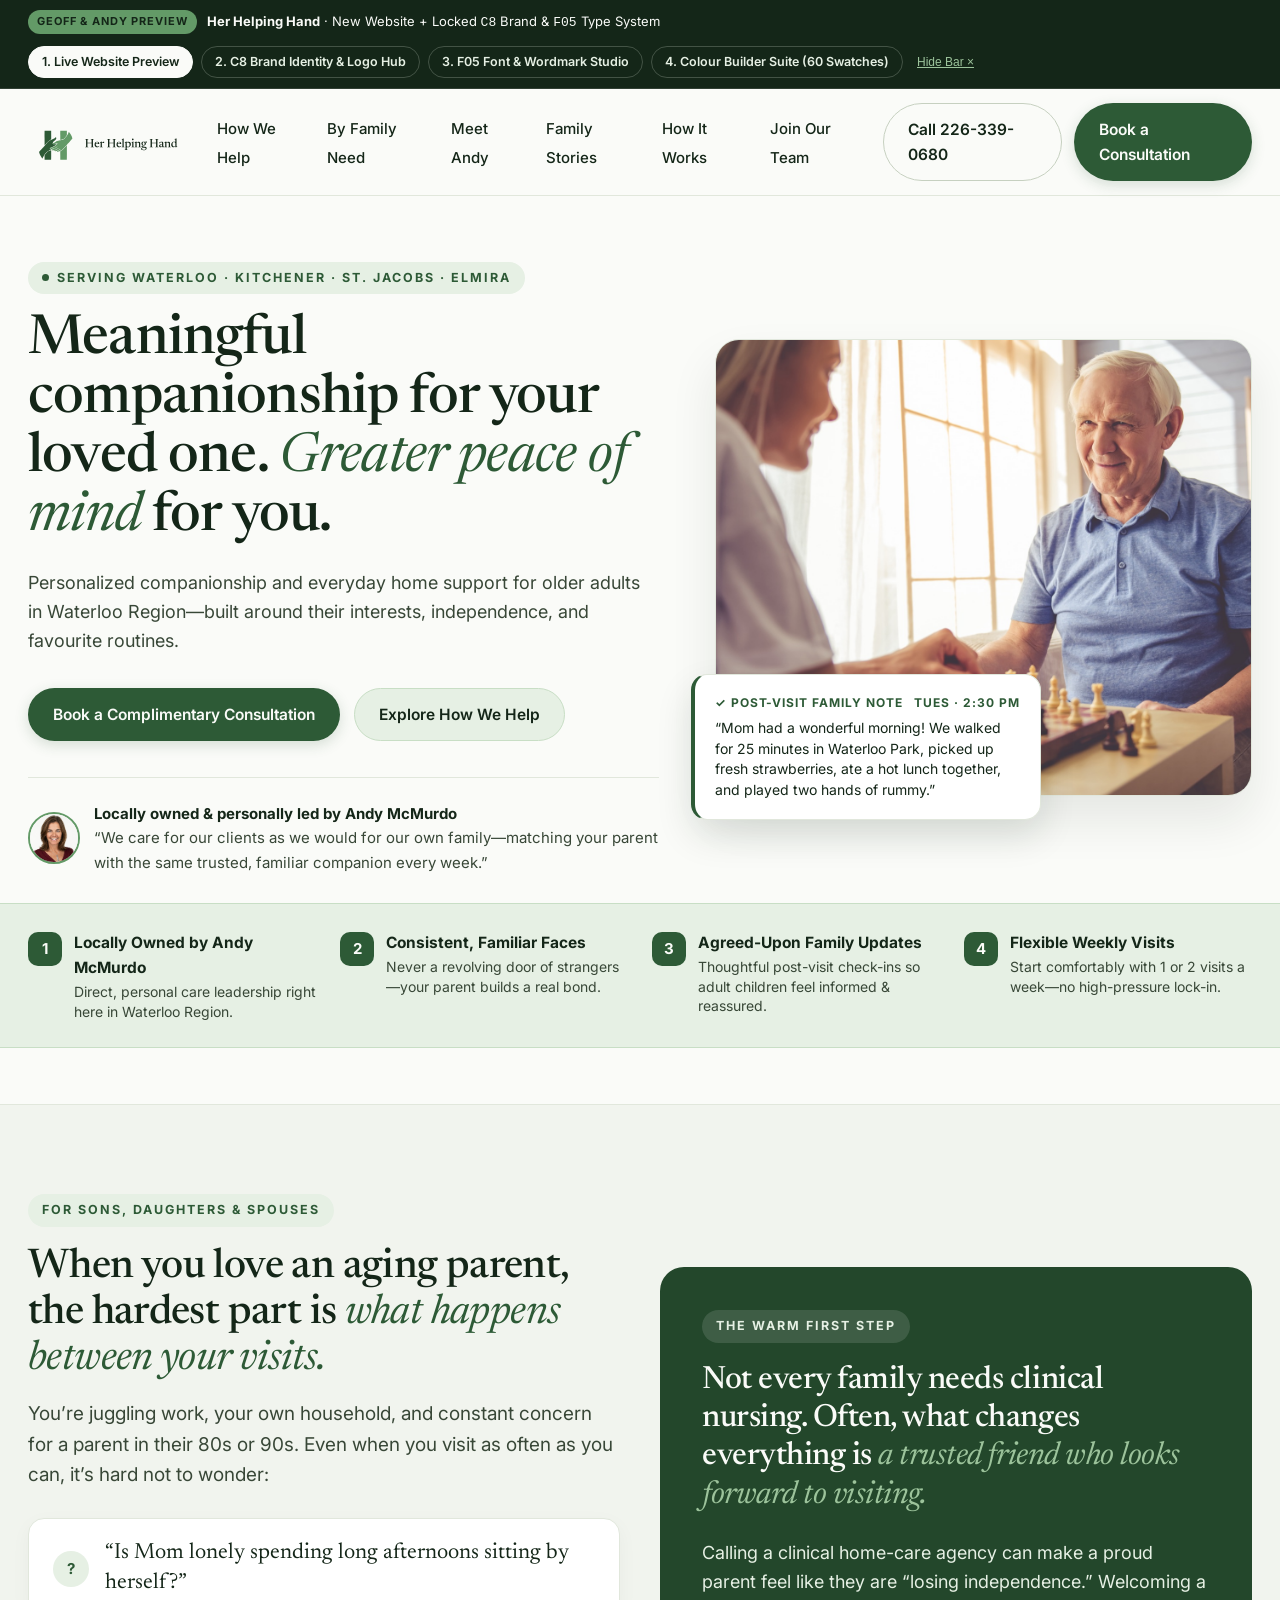
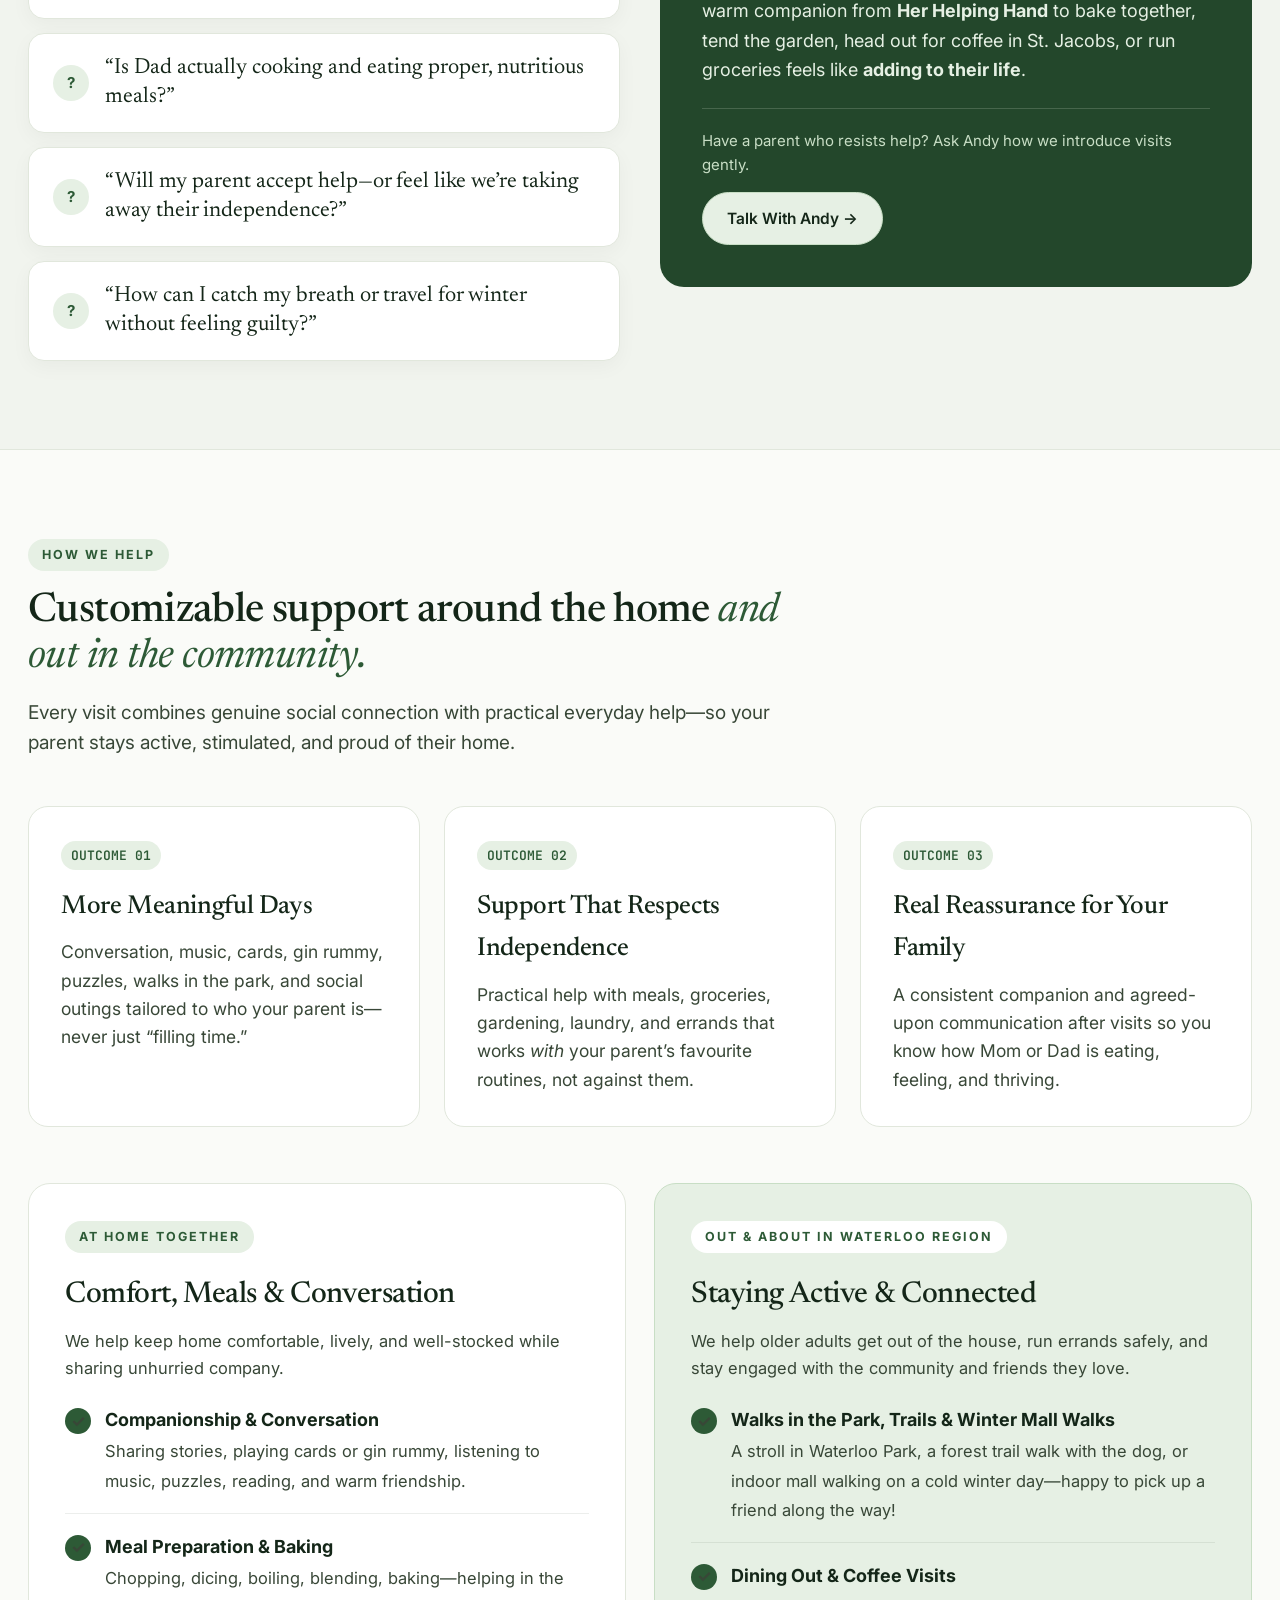
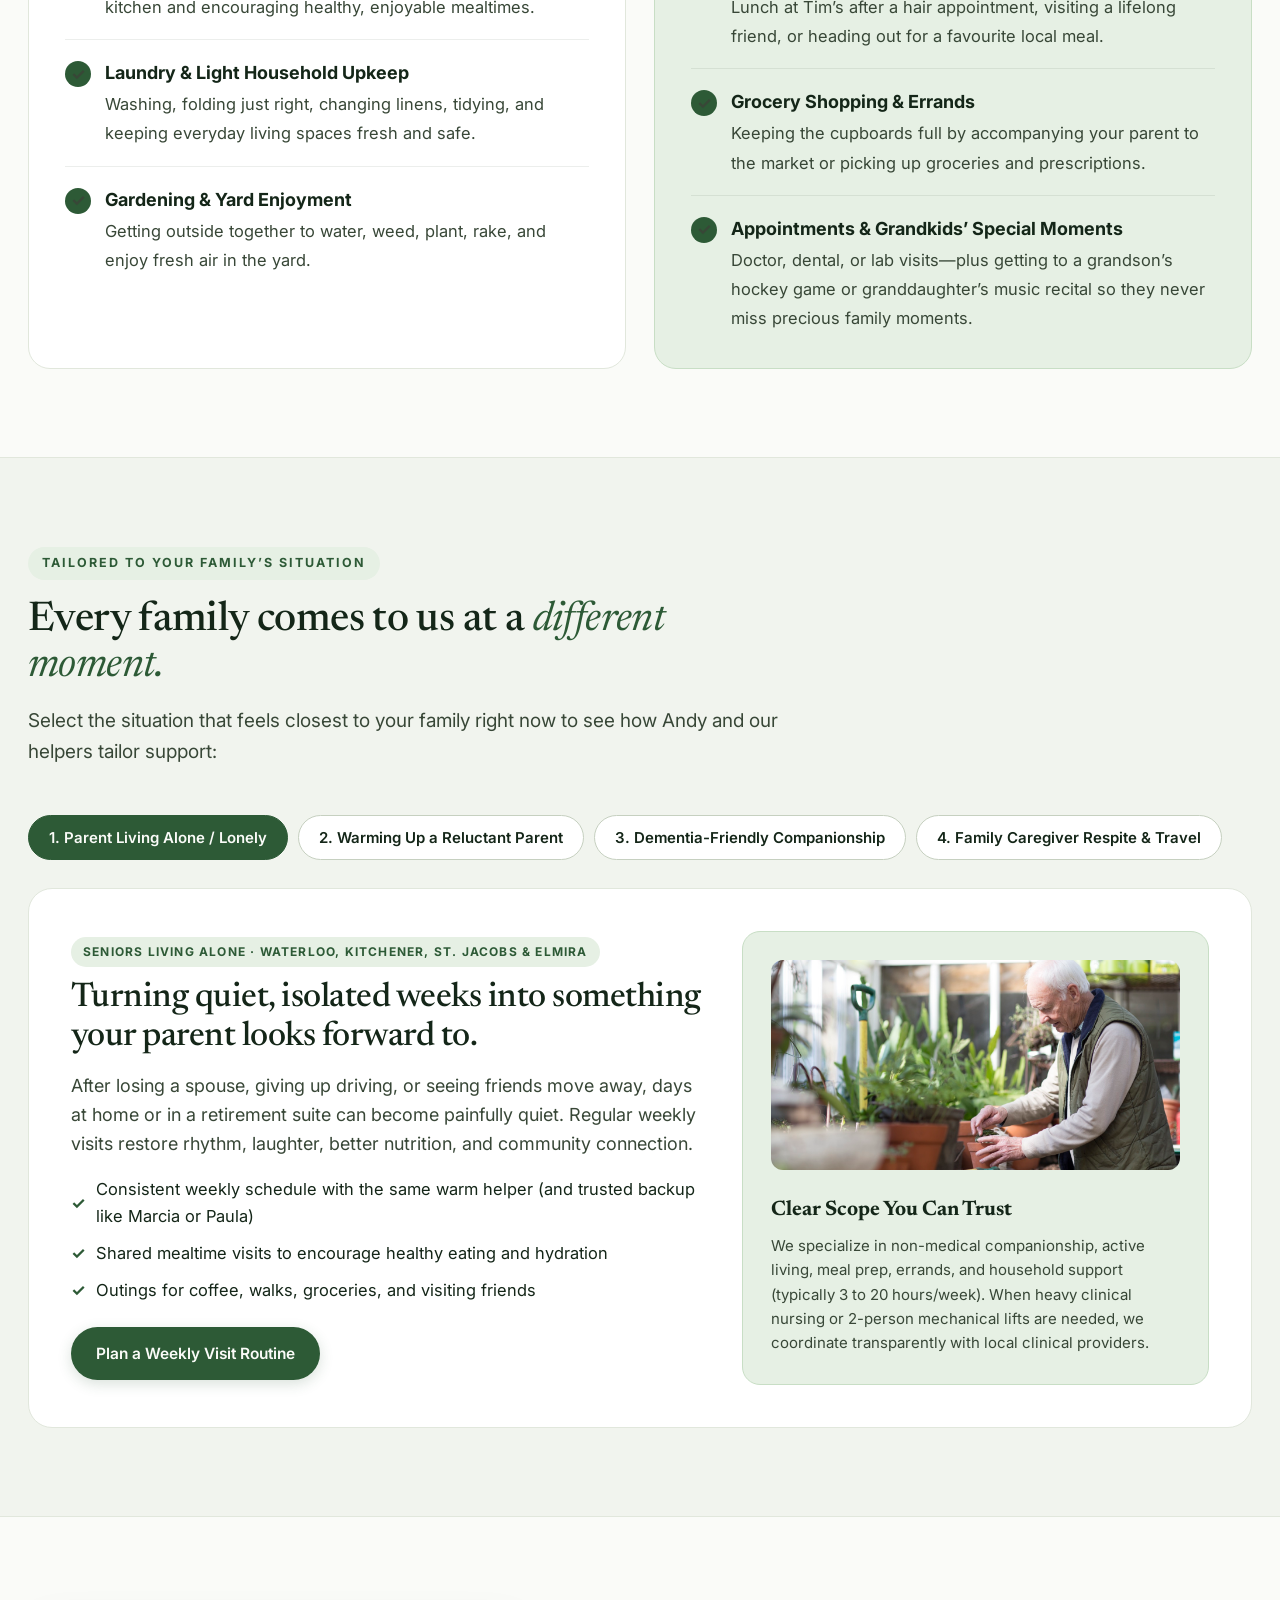
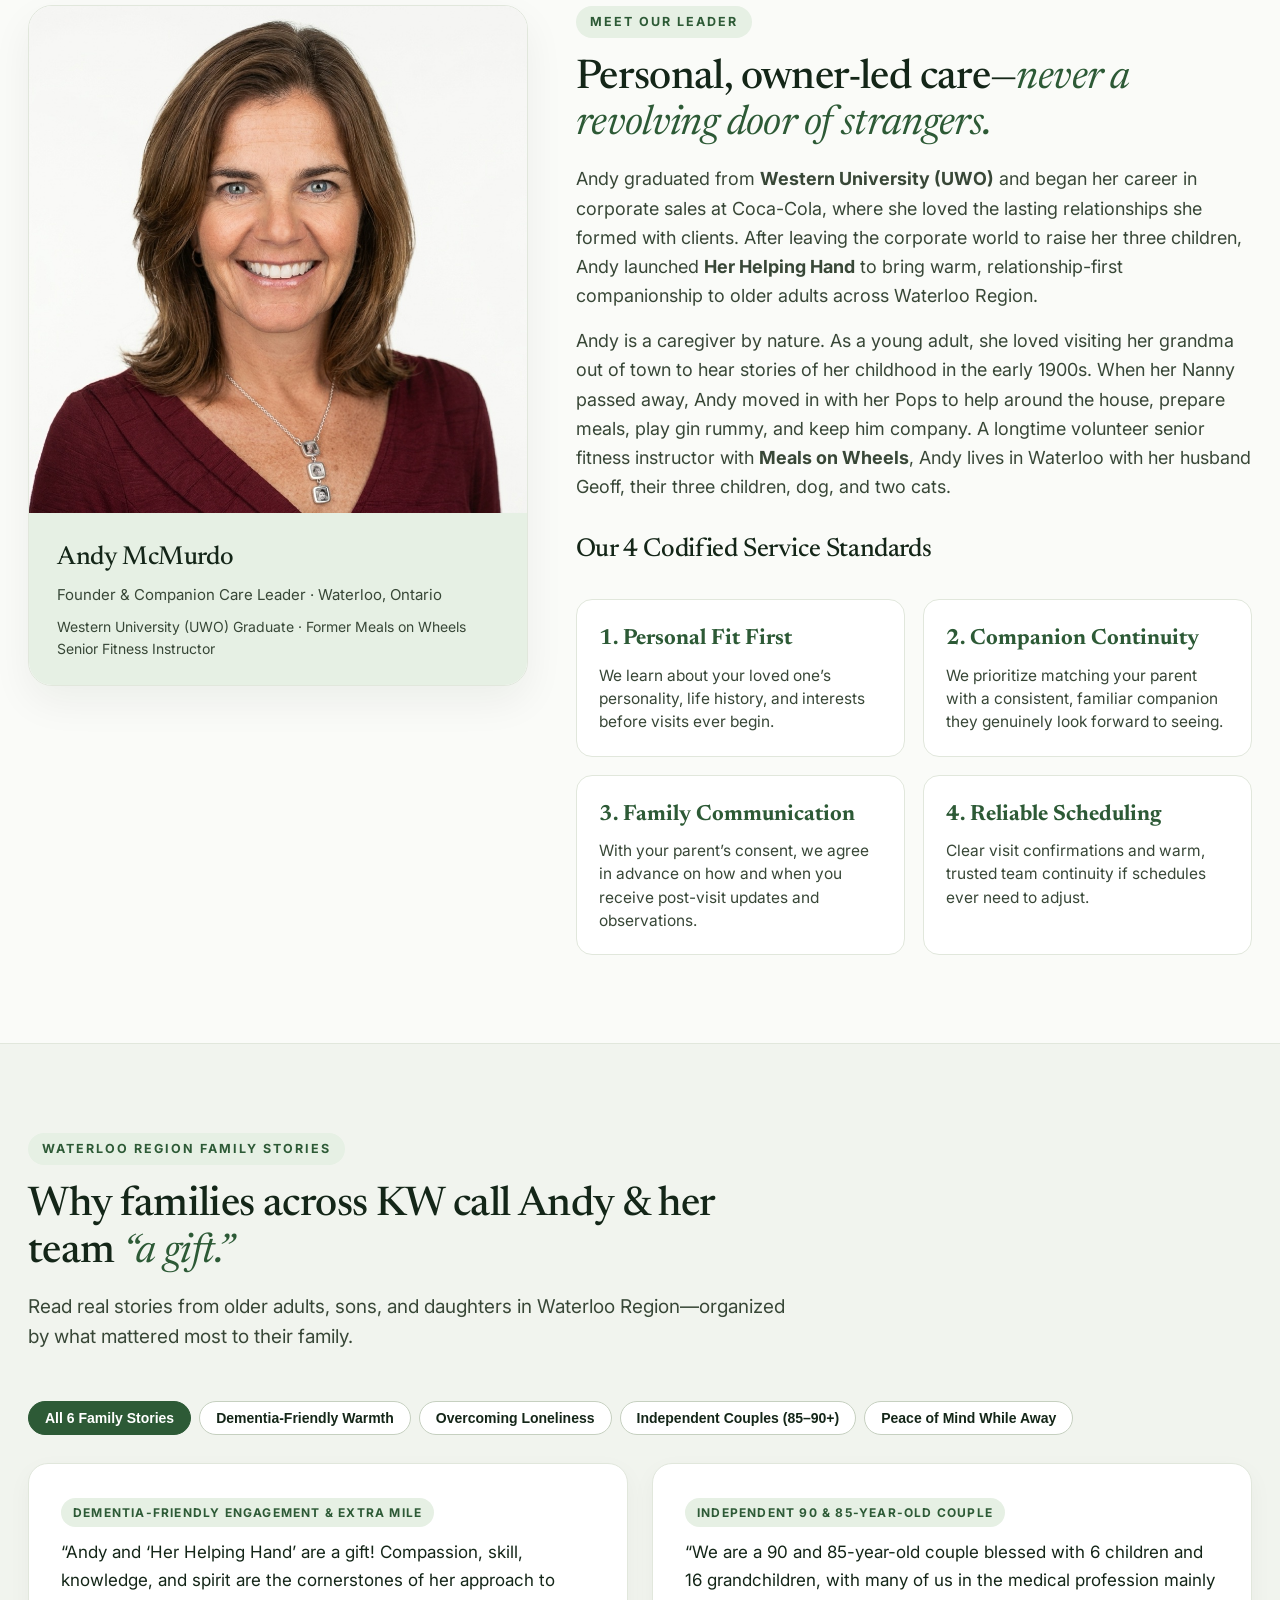
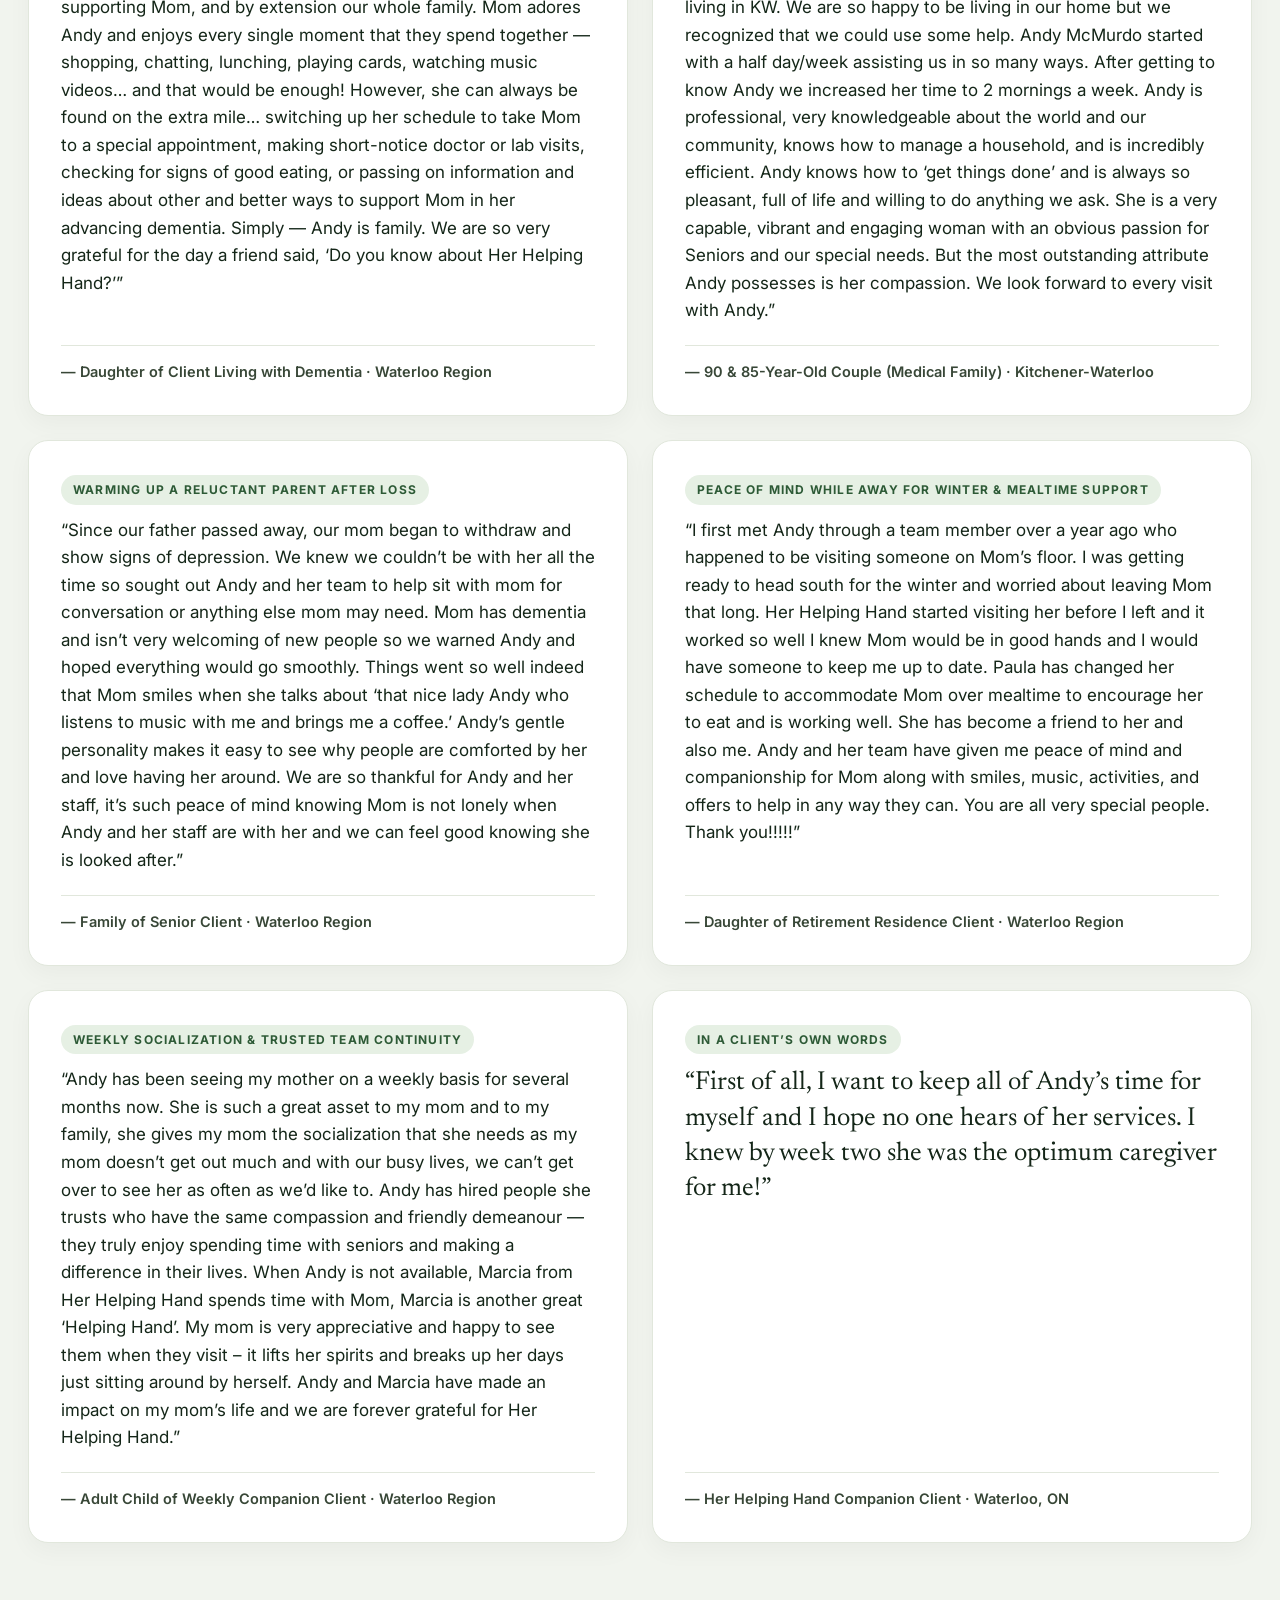
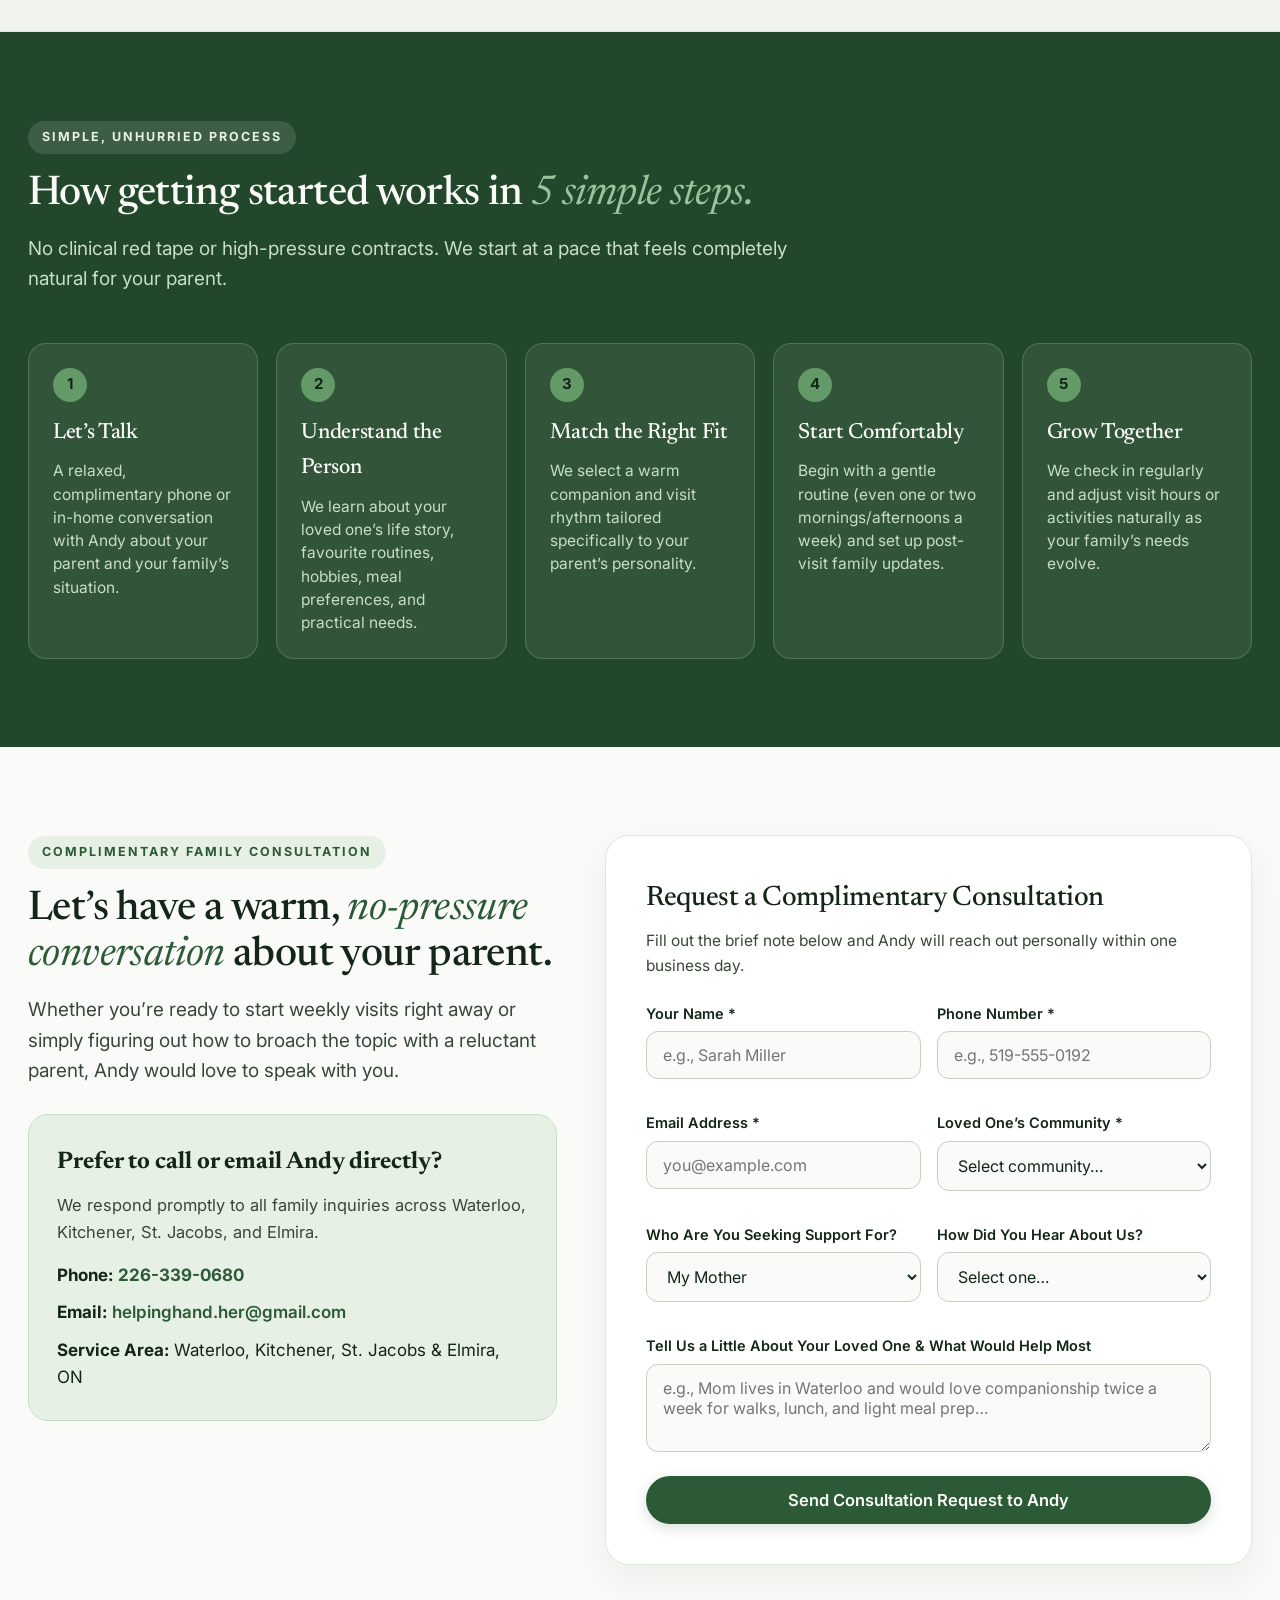
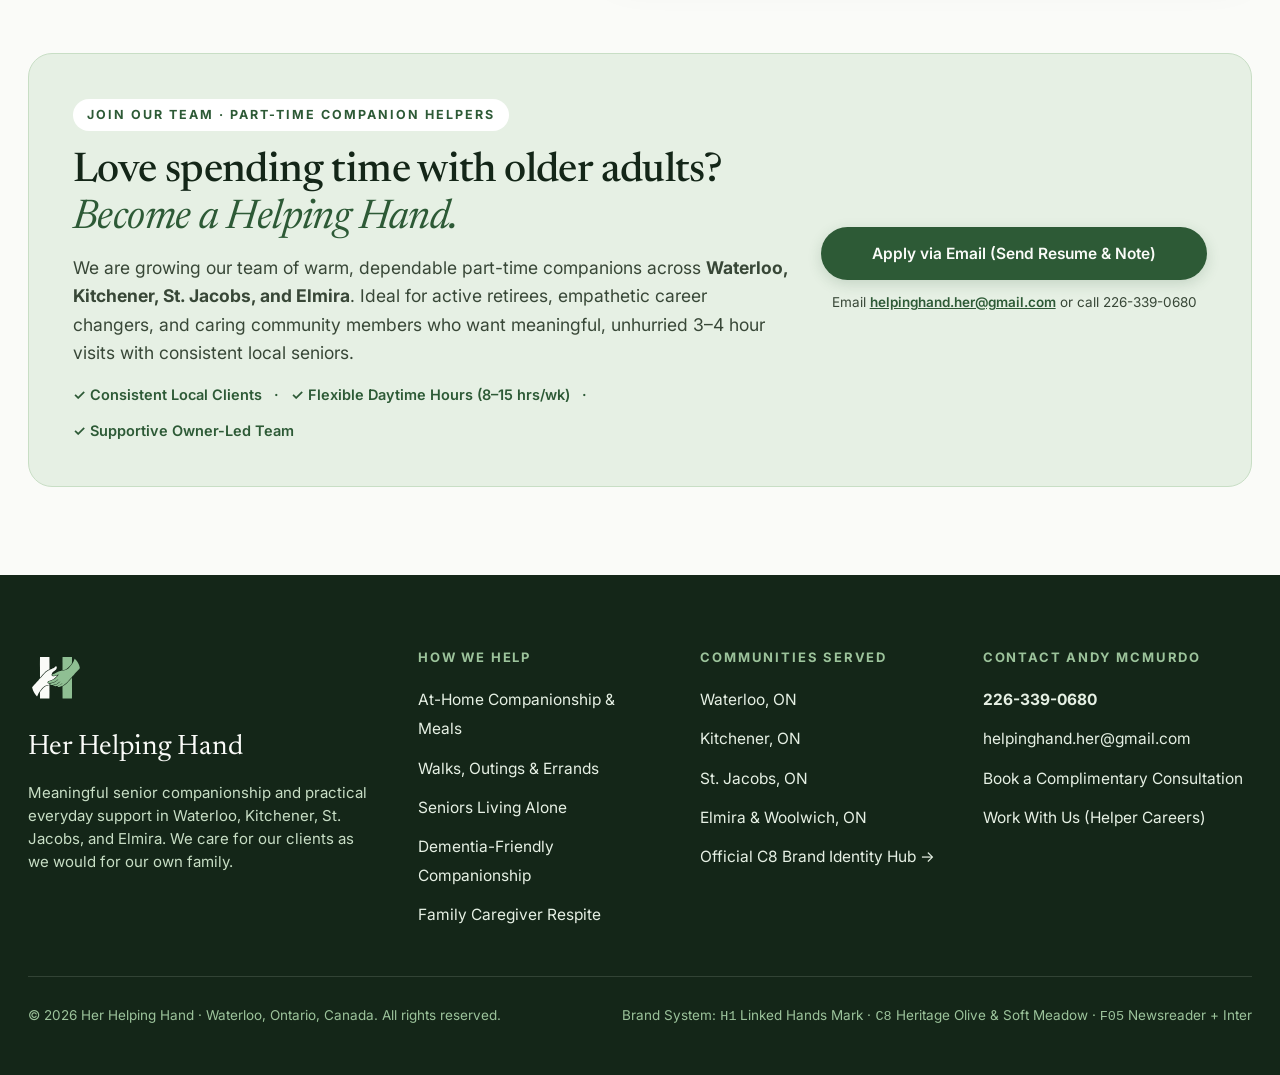
<file: index.html>
<!DOCTYPE html>
<html lang="en">
<head>
  <meta charset="UTF-8" />
  <meta name="viewport" content="width=device-width, initial-scale=1.0" />
  <title>Her Helping Hand | Meaningful Senior Companionship in Waterloo, Kitchener, St. Jacobs & Elmira</title>
  <meta name="description" content="Trusted, personal senior companionship and everyday home support in Waterloo, Kitchener, St. Jacobs, and Elmira. Founded and led by Andy McMurdo. Book a complimentary consultation." />
  <link rel="icon" type="image/svg+xml" href="logos/svg/her-helping-hand-mark-color.svg" />
  <link rel="preconnect" href="https://fonts.googleapis.com">
  <link rel="preconnect" href="https://fonts.gstatic.com" crossorigin>
  <link href="https://fonts.googleapis.com/css2?family=Newsreader:ital,opsz,wght@0,6..72,400;0,6..72,500;0,6..72,600;1,6..72,400&family=Inter:wght@400;500;600;700&family=JetBrains+Mono:wght@400;500&display=swap" rel="stylesheet">
  <link rel="stylesheet" href="tokens/c8-design-tokens.css" />
  <style>
    /*
     * Design Read: Redesign of herhelpinghand.com for adult children (ages 50–68) & older adults
     * in Waterloo Region, using locked C8 Heritage Olive & Soft Meadow palette, H1 Linked Hands mark,
     * and F05 (Newsreader + Inter) senior-accessible typography (18px minimum body copy).
     */
    *, *::before, *::after { box-sizing: border-box; margin: 0; padding: 0; }
    html { scroll-behavior: smooth; }
    body {
      background-color: var(--hhh-surface-paper);
      color: var(--hhh-wordmark-ink);
      font-family: var(--hhh-font-sans);
      font-size: 18px; /* Senior-accessible 18px base */
      line-height: 1.62;
      -webkit-font-smoothing: antialiased;
      overflow-x: hidden;
    }

    /* Executive Preview Bar for Geoff & Andy */
    .exec-preview-bar {
      background: #142618;
      color: #FAFBF8;
      padding: 10px 28px;
      font-size: 13px;
      display: flex;
      flex-wrap: wrap;
      align-items: center;
      justify-content: space-between;
      gap: 12px;
      border-bottom: 1px solid rgba(255,255,255,0.12);
    }
    .exec-preview-bar.hidden { display: none; }
    .exec-left {
      display: flex;
      align-items: center;
      gap: 10px;
      flex-wrap: wrap;
    }
    .exec-badge {
      background: #639A67;
      color: #142618;
      font-weight: 700;
      font-size: 11px;
      text-transform: uppercase;
      letter-spacing: 0.08em;
      padding: 3px 9px;
      border-radius: 999px;
    }
    .exec-tabs {
      display: flex;
      align-items: center;
      gap: 8px;
      flex-wrap: wrap;
    }
    .exec-tab {
      color: #E6F0E4;
      text-decoration: none;
      padding: 5px 13px;
      border-radius: 999px;
      font-size: 12.5px;
      font-weight: 600;
      border: 1px solid rgba(230, 240, 228, 0.22);
      transition: all 0.15s ease;
    }
    .exec-tab:hover {
      background: rgba(230, 240, 228, 0.12);
      color: #FFFFFF;
    }
    .exec-tab.active {
      background: #FAFBF8;
      color: #142618;
      border-color: #FAFBF8;
    }
    .exec-hide-btn {
      background: transparent;
      border: none;
      color: #9CC39B;
      font-size: 12px;
      cursor: pointer;
      text-decoration: underline;
      margin-left: 6px;
    }

    /* Main Sticky Navigation */
    header.site-header {
      position: sticky;
      top: 0;
      z-index: 100;
      background: rgba(250, 251, 248, 0.94);
      backdrop-filter: blur(14px);
      border-bottom: 1px solid var(--hhh-neutral-200);
    }
    .nav-container {
      max-width: 1320px;
      margin: 0 auto;
      padding: 14px 28px;
      display: flex;
      align-items: center;
      justify-content: space-between;
      gap: 20px;
    }
    .brand-link {
      display: flex;
      align-items: center;
      text-decoration: none;
      gap: 12px;
    }
    .brand-link img {
      height: 48px;
      width: auto;
      display: block;
    }
    .nav-links {
      display: flex;
      align-items: center;
      gap: 24px;
      list-style: none;
    }
    .nav-links a {
      text-decoration: none;
      color: var(--hhh-wordmark-ink);
      font-size: 15px;
      font-weight: 500;
      transition: color 0.15s ease;
    }
    .nav-links a:hover {
      color: var(--hhh-logo-left-olive);
    }
    .nav-actions {
      display: flex;
      align-items: center;
      gap: 12px;
    }
    .btn {
      display: inline-flex;
      align-items: center;
      justify-content: center;
      gap: 8px;
      font-family: var(--hhh-font-sans);
      font-size: 15.5px;
      font-weight: 600;
      padding: 13px 24px;
      border-radius: 999px;
      text-decoration: none;
      cursor: pointer;
      transition: all 0.18s ease;
      border: 1.5px solid transparent;
      min-height: 48px; /* Senior-accessible tap target */
    }
    .btn-primary {
      background: var(--hhh-logo-left-olive);
      color: #FAFBF8;
      box-shadow: 0 4px 14px rgba(45, 90, 54, 0.18);
    }
    .btn-primary:hover {
      background: var(--hhh-surface-dark);
      transform: translateY(-1px);
    }
    .btn-secondary {
      background: var(--hhh-surface-meadow);
      color: var(--hhh-wordmark-ink);
      border-color: var(--hhh-olive-200);
    }
    .btn-secondary:hover {
      background: var(--hhh-olive-200);
    }
    .btn-outline {
      background: transparent;
      color: var(--hhh-wordmark-ink);
      border-color: var(--hhh-neutral-300);
    }
    .btn-outline:hover {
      border-color: var(--hhh-logo-left-olive);
      color: var(--hhh-logo-left-olive);
    }

    @media (max-width: 1060px) {
      .nav-links { display: none; }
    }
    @media (max-width: 640px) {
      .nav-actions .btn-outline { display: none; }
      .brand-link img { height: 40px; }
    }

    /* Typography Helpers */
    .eyebrow {
      display: inline-flex;
      align-items: center;
      gap: 8px;
      font-size: 12.5px;
      font-weight: 700;
      text-transform: uppercase;
      letter-spacing: 0.16em;
      color: var(--hhh-logo-left-olive);
      background: var(--hhh-surface-meadow);
      padding: 6px 14px;
      border-radius: 999px;
      margin-bottom: 18px;
    }
    .eyebrow-dot {
      width: 7px;
      height: 7px;
      border-radius: 50%;
      background: var(--hhh-logo-left-olive);
    }
    h1, h2, h3, .serif {
      font-family: var(--hhh-font-display);
      font-weight: 500;
      letter-spacing: -0.015em;
      color: var(--hhh-wordmark-ink);
    }
    h1 em, h2 em, h3 em {
      font-style: italic;
      font-weight: 400;
      color: var(--hhh-logo-left-olive);
    }

    .container {
      max-width: 1280px;
      margin: 0 auto;
      padding: 0 28px;
    }

    /* 1. HERO SECTION */
    .hero-section {
      padding: 64px 0 56px;
      position: relative;
    }
    .hero-grid {
      display: grid;
      grid-template-columns: 1.08fr 0.92fr;
      gap: 56px;
      align-items: center;
    }
    @media (max-width: 980px) {
      .hero-grid { grid-template-columns: 1fr; gap: 40px; }
      .hero-section { padding: 40px 0; }
    }
    .hero-title {
      font-size: clamp(2.5rem, 4.3vw, 4.1rem);
      line-height: 1.07;
      margin-bottom: 22px;
      max-width: 19ch;
    }
    .hero-lead {
      font-size: clamp(1.125rem, 1.4vw, 1.25rem);
      line-height: 1.6;
      color: var(--hhh-neutral-700);
      max-width: 56ch;
      margin-bottom: 32px;
    }
    .hero-ctas {
      display: flex;
      flex-wrap: wrap;
      gap: 14px;
      margin-bottom: 36px;
    }
    .hero-reassurance {
      display: flex;
      align-items: center;
      gap: 14px;
      padding-top: 24px;
      border-top: 1px solid var(--hhh-neutral-200);
      font-size: 15px;
      color: var(--hhh-neutral-700);
    }
    .hero-reassurance img {
      width: 52px;
      height: 52px;
      border-radius: 50%;
      object-fit: cover;
      border: 2px solid var(--hhh-logo-right-sage);
      flex-shrink: 0;
    }

    /* Hero Right Visual Collage */
    .hero-visual {
      position: relative;
    }
    .hero-photo-frame {
      border-radius: 24px;
      overflow: hidden;
      border: 1px solid var(--hhh-neutral-200);
      box-shadow: 0 24px 48px rgba(20, 38, 24, 0.09);
      aspect-ratio: 4 / 3.4;
      background: var(--hhh-surface-meadow);
    }
    .hero-photo-frame img {
      width: 100%;
      height: 100%;
      object-fit: cover;
      display: block;
    }
    .floating-update-card {
      position: absolute;
      bottom: -24px;
      left: -24px;
      max-width: 350px;
      background: #FFFFFF;
      border: 1px solid var(--hhh-neutral-200);
      border-left: 4px solid var(--hhh-logo-left-olive);
      border-radius: 16px;
      padding: 18px 20px;
      box-shadow: 0 16px 36px rgba(20, 38, 24, 0.12);
    }
    @media (max-width: 640px) {
      .floating-update-card {
        position: static;
        margin-top: 16px;
        max-width: 100%;
      }
    }
    .update-header {
      display: flex;
      align-items: center;
      justify-content: space-between;
      font-size: 12px;
      font-weight: 700;
      text-transform: uppercase;
      letter-spacing: 0.08em;
      color: var(--hhh-logo-left-olive);
      margin-bottom: 6px;
    }
    .update-body {
      font-size: 14px;
      line-height: 1.48;
      color: var(--hhh-wordmark-ink);
    }

    /* Trust Pillar Strip */
    .trust-strip {
      background: var(--hhh-surface-meadow);
      border-top: 1px solid var(--hhh-olive-200);
      border-bottom: 1px solid var(--hhh-olive-200);
      padding: 26px 0;
      margin-top: 28px;
    }
    .trust-grid {
      display: grid;
      grid-template-columns: repeat(4, 1fr);
      gap: 24px;
    }
    @media (max-width: 900px) {
      .trust-grid { grid-template-columns: repeat(2, 1fr); }
    }
    @media (max-width: 520px) {
      .trust-grid { grid-template-columns: 1fr; }
    }
    .trust-item {
      display: flex;
      align-items: flex-start;
      gap: 12px;
    }
    .trust-icon {
      width: 34px;
      height: 34px;
      border-radius: 10px;
      background: var(--hhh-logo-left-olive);
      color: #FAFBF8;
      display: flex;
      align-items: center;
      justify-content: center;
      font-weight: 700;
      font-size: 15px;
      flex-shrink: 0;
      margin-top: 2px;
    }
    .trust-item strong {
      display: block;
      font-size: 15.5px;
      color: var(--hhh-wordmark-ink);
      margin-bottom: 2px;
    }
    .trust-item span {
      font-size: 14px;
      color: var(--hhh-neutral-700);
      line-height: 1.4;
      display: block;
    }

    /* 2. SOUND FAMILIAR? (EMPATHY FOR ADULT CHILDREN) */
    .section {
      padding: 88px 0;
    }
    .section-meadow {
      background: var(--hhh-neutral-100);
      border-top: 1px solid var(--hhh-neutral-200);
      border-bottom: 1px solid var(--hhh-neutral-200);
    }
    .section-dark {
      background: var(--hhh-surface-dark);
      color: #FAFBF8;
    }
    .section-header {
      max-width: 760px;
      margin-bottom: 48px;
    }
    .section-title {
      font-size: clamp(2rem, 3.2vw, 2.85rem);
      line-height: 1.13;
      margin-bottom: 16px;
    }
    .section-subtitle {
      font-size: 19px;
      color: var(--hhh-neutral-700);
      line-height: 1.6;
    }

    .empathy-grid {
      display: grid;
      grid-template-columns: 1fr 1fr;
      gap: 40px;
      align-items: center;
    }
    @media (max-width: 900px) {
      .empathy-grid { grid-template-columns: 1fr; }
    }
    .question-cards {
      display: flex;
      flex-direction: column;
      gap: 14px;
    }
    .q-card {
      background: #FFFFFF;
      border: 1px solid var(--hhh-neutral-200);
      border-radius: 16px;
      padding: 20px 24px;
      font-family: var(--hhh-font-display);
      font-size: 22px;
      line-height: 1.32;
      color: var(--hhh-wordmark-ink);
      display: flex;
      align-items: center;
      gap: 16px;
      box-shadow: 0 6px 20px rgba(20, 38, 24, 0.04);
    }
    .q-card span.q-mark {
      width: 36px;
      height: 36px;
      border-radius: 50%;
      background: var(--hhh-surface-meadow);
      color: var(--hhh-logo-left-olive);
      font-family: var(--hhh-font-sans);
      font-size: 15px;
      font-weight: 700;
      display: flex;
      align-items: center;
      justify-content: center;
      flex-shrink: 0;
    }
    .bridge-box {
      background: var(--hhh-surface-dark);
      color: #FAFBF8;
      border-radius: 24px;
      padding: 42px;
      display: flex;
      flex-direction: column;
      justify-content: space-between;
      gap: 24px;
    }
    .bridge-box h3 {
      color: #FAFBF8;
      font-size: 32px;
      line-height: 1.2;
    }
    .bridge-box h3 em {
      color: #9CC39B;
    }
    .bridge-box p {
      color: #E6F0E4;
      font-size: 18px;
      line-height: 1.62;
    }

    /* 3. THREE OUTCOMES + HOW WE HELP (AT HOME & OUT IN WATERLOO REGION) */
    .outcomes-row {
      display: grid;
      grid-template-columns: repeat(3, 1fr);
      gap: 24px;
      margin-bottom: 56px;
    }
    @media (max-width: 900px) {
      .outcomes-row { grid-template-columns: 1fr; }
    }
    .outcome-card {
      background: #FFFFFF;
      border: 1px solid var(--hhh-neutral-200);
      border-radius: 20px;
      padding: 32px;
    }
    .outcome-num {
      font-family: var(--hhh-font-mono);
      font-size: 13px;
      font-weight: 600;
      color: var(--hhh-logo-left-olive);
      background: var(--hhh-surface-meadow);
      padding: 4px 10px;
      border-radius: 999px;
      display: inline-block;
      margin-bottom: 16px;
    }
    .outcome-card h3 {
      font-size: 26px;
      margin-bottom: 10px;
    }
    .outcome-card p {
      color: var(--hhh-neutral-700);
      font-size: 17.5px;
    }

    .services-split {
      display: grid;
      grid-template-columns: 1fr 1fr;
      gap: 28px;
    }
    @media (max-width: 900px) {
      .services-split { grid-template-columns: 1fr; }
    }
    .service-column {
      background: #FFFFFF;
      border: 1px solid var(--hhh-neutral-200);
      border-radius: 22px;
      padding: 36px;
    }
    .service-column.meadow-col {
      background: var(--hhh-surface-meadow);
      border-color: var(--hhh-olive-200);
    }
    .service-column h3 {
      font-size: 30px;
      margin-bottom: 8px;
    }
    .service-list {
      list-style: none;
      margin-top: 24px;
      display: flex;
      flex-direction: column;
      gap: 18px;
    }
    .service-list li {
      display: flex;
      align-items: flex-start;
      gap: 14px;
      padding-bottom: 18px;
      border-bottom: 1px solid rgba(20, 38, 24, 0.08);
    }
    .service-list li:last-child {
      border-bottom: none;
      padding-bottom: 0;
    }
    .s-check {
      width: 26px;
      height: 26px;
      border-radius: 50%;
      background: var(--hhh-logo-left-olive);
      color: #FFFFFF;
      display: flex;
      align-items: center;
      justify-content: center;
      font-size: 13px;
      font-weight: 700;
      flex-shrink: 0;
      margin-top: 3px;
    }
    .service-list strong {
      display: block;
      font-size: 18px;
      color: var(--hhh-wordmark-ink);
      margin-bottom: 2px;
    }
    .service-list span {
      font-size: 16.5px;
      color: var(--hhh-neutral-700);
    }

    /* 4. CORE CUSTOMER-NEED TABS */
    .need-tabs-nav {
      display: flex;
      flex-wrap: wrap;
      gap: 10px;
      margin-bottom: 28px;
    }
    .need-tab-btn {
      background: #FFFFFF;
      border: 1.5px solid var(--hhh-neutral-300);
      color: var(--hhh-wordmark-ink);
      padding: 12px 20px;
      border-radius: 999px;
      font-family: var(--hhh-font-sans);
      font-size: 15px;
      font-weight: 600;
      cursor: pointer;
      transition: all 0.15s ease;
    }
    .need-tab-btn.active {
      background: var(--hhh-logo-left-olive);
      color: #FAFBF8;
      border-color: var(--hhh-logo-left-olive);
    }
    .need-panel {
      display: none;
      background: #FFFFFF;
      border: 1px solid var(--hhh-neutral-200);
      border-radius: 24px;
      padding: 42px;
      grid-template-columns: 1.15fr 0.85fr;
      gap: 40px;
      align-items: center;
    }
    .need-panel.active {
      display: grid;
    }
    @media (max-width: 900px) {
      .need-panel.active { grid-template-columns: 1fr; padding: 28px; }
    }
    .need-panel h3 {
      font-size: 34px;
      line-height: 1.15;
      margin-bottom: 14px;
    }
    .need-panel p {
      color: var(--hhh-neutral-700);
      margin-bottom: 18px;
    }
    .need-bullets {
      list-style: none;
      display: flex;
      flex-direction: column;
      gap: 10px;
      margin-bottom: 24px;
    }
    .need-bullets li {
      font-size: 16.5px;
      display: flex;
      align-items: center;
      gap: 10px;
    }
    .need-bullets li::before {
      content: "✓";
      color: var(--hhh-logo-left-olive);
      font-weight: 700;
    }
    .need-callout {
      background: var(--hhh-surface-meadow);
      border-radius: 18px;
      padding: 28px;
      border: 1px solid var(--hhh-olive-200);
    }

    /* 5. MEET ANDY MCMURDO & 4 SERVICE STANDARDS */
    .founder-grid {
      display: grid;
      grid-template-columns: 0.85fr 1.15fr;
      gap: 48px;
      align-items: start;
    }
    @media (max-width: 940px) {
      .founder-grid { grid-template-columns: 1fr; }
    }
    .founder-card {
      background: #FFFFFF;
      border: 1px solid var(--hhh-neutral-200);
      border-radius: 24px;
      overflow: hidden;
      box-shadow: 0 16px 40px rgba(20, 38, 24, 0.06);
    }
    .founder-card img {
      width: 100%;
      aspect-ratio: 1 / 1.02;
      object-fit: cover;
      object-position: center top;
      display: block;
    }
    .founder-card-caption {
      padding: 24px 28px;
      background: var(--hhh-surface-meadow);
    }
    .founder-card-caption h3 {
      font-size: 26px;
      margin-bottom: 4px;
    }
    .founder-card-caption p {
      font-size: 15px;
      color: var(--hhh-neutral-700);
    }
    .standards-grid {
      display: grid;
      grid-template-columns: 1fr 1fr;
      gap: 18px;
      margin-top: 28px;
    }
    @media (max-width: 640px) {
      .standards-grid { grid-template-columns: 1fr; }
    }
    .standard-box {
      background: #FFFFFF;
      border: 1px solid var(--hhh-neutral-200);
      border-radius: 16px;
      padding: 22px;
    }
    .standard-box strong {
      display: block;
      font-family: var(--hhh-font-display);
      font-size: 22px;
      color: var(--hhh-logo-left-olive);
      margin-bottom: 6px;
    }
    .standard-box p {
      font-size: 15.5px;
      color: var(--hhh-neutral-700);
      line-height: 1.5;
    }

    /* 6. REAL FAMILY TESTIMONIALS (ALL 6 FROM HERHELPINGHAND.COM) */
    .filter-bar {
      display: flex;
      flex-wrap: wrap;
      gap: 8px;
      margin-bottom: 28px;
    }
    .filter-pill {
      background: #FFFFFF;
      border: 1px solid var(--hhh-neutral-300);
      color: var(--hhh-wordmark-ink);
      padding: 8px 16px;
      border-radius: 999px;
      font-size: 14px;
      font-weight: 600;
      cursor: pointer;
    }
    .filter-pill.active {
      background: var(--hhh-logo-left-olive);
      color: #FFFFFF;
      border-color: var(--hhh-logo-left-olive);
    }
    .testimonials-grid {
      display: grid;
      grid-template-columns: repeat(2, 1fr);
      gap: 24px;
    }
    @media (max-width: 900px) {
      .testimonials-grid { grid-template-columns: 1fr; }
    }
    .story-card {
      background: #FFFFFF;
      border: 1px solid var(--hhh-neutral-200);
      border-radius: 20px;
      padding: 32px;
      display: flex;
      flex-direction: column;
      justify-content: space-between;
      gap: 20px;
      box-shadow: 0 8px 24px rgba(20, 38, 24, 0.04);
    }
    .story-tag {
      display: inline-block;
      font-size: 12px;
      font-weight: 700;
      text-transform: uppercase;
      letter-spacing: 0.1em;
      color: var(--hhh-logo-left-olive);
      background: var(--hhh-surface-meadow);
      padding: 5px 12px;
      border-radius: 999px;
      margin-bottom: 12px;
    }
    .story-quote {
      font-size: 17px;
      line-height: 1.62;
      color: var(--hhh-wordmark-ink);
    }
    .story-author {
      font-size: 14.5px;
      font-weight: 600;
      color: var(--hhh-neutral-700);
      padding-top: 14px;
      border-top: 1px solid var(--hhh-neutral-200);
    }

    /* 7. HOW IT WORKS (5 STEPS) */
    .steps-grid {
      display: grid;
      grid-template-columns: repeat(5, 1fr);
      gap: 18px;
    }
    @media (max-width: 1024px) {
      .steps-grid { grid-template-columns: repeat(2, 1fr); }
    }
    @media (max-width: 600px) {
      .steps-grid { grid-template-columns: 1fr; }
    }
    .step-card {
      background: rgba(250, 251, 248, 0.07);
      border: 1px solid rgba(230, 240, 228, 0.18);
      border-radius: 18px;
      padding: 24px;
    }
    .step-badge {
      width: 34px;
      height: 34px;
      border-radius: 50%;
      background: #639A67;
      color: #142618;
      font-weight: 700;
      font-size: 15px;
      display: flex;
      align-items: center;
      justify-content: center;
      margin-bottom: 14px;
    }
    .step-card h3 {
      color: #FAFBF8;
      font-size: 22px;
      margin-bottom: 8px;
    }
    .step-card p {
      color: #C8DEC5;
      font-size: 15.5px;
      line-height: 1.5;
    }

    /* 8. CONSULTATION INTAKE FORM & HELPER RECRUITMENT */
    .consult-grid {
      display: grid;
      grid-template-columns: 0.9fr 1.1fr;
      gap: 48px;
      align-items: start;
    }
    @media (max-width: 920px) {
      .consult-grid { grid-template-columns: 1fr; }
    }
    .form-card {
      background: #FFFFFF;
      border: 1px solid var(--hhh-neutral-200);
      border-radius: 24px;
      padding: 40px;
      box-shadow: 0 16px 40px rgba(20, 38, 24, 0.06);
    }
    .form-row {
      display: grid;
      grid-template-columns: 1fr 1fr;
      gap: 16px;
      margin-bottom: 16px;
    }
    @media (max-width: 600px) {
      .form-row { grid-template-columns: 1fr; }
    }
    .form-group {
      margin-bottom: 16px;
    }
    .form-group label {
      display: block;
      font-size: 14.5px;
      font-weight: 600;
      margin-bottom: 6px;
      color: var(--hhh-wordmark-ink);
    }
    .form-group input,
    .form-group select,
    .form-group textarea {
      width: 100%;
      padding: 13px 16px;
      font-family: var(--hhh-font-sans);
      font-size: 16px;
      border: 1.5px solid var(--hhh-neutral-300);
      border-radius: 12px;
      background: #FAFBF8;
      color: var(--hhh-wordmark-ink);
    }
    .form-group input:focus,
    .form-group select:focus,
    .form-group textarea:focus {
      outline: none;
      border-color: var(--hhh-logo-left-olive);
      background: #FFFFFF;
    }

    /* Careers Banner */
    .careers-card {
      background: var(--hhh-surface-meadow);
      border: 1px solid var(--hhh-olive-200);
      border-radius: 24px;
      padding: 44px;
      display: grid;
      grid-template-columns: 1.3fr 0.7fr;
      gap: 32px;
      align-items: center;
    }
    @media (max-width: 860px) {
      .careers-card { grid-template-columns: 1fr; padding: 28px; }
    }

    /* Footer */
    footer.site-footer {
      background: #142618;
      color: #E6F0E4;
      padding: 72px 0 48px;
    }
    .footer-grid {
      display: grid;
      grid-template-columns: 1.3fr 0.9fr 0.9fr 1fr;
      gap: 40px;
      padding-bottom: 48px;
      border-bottom: 1px solid rgba(230, 240, 228, 0.14);
    }
    @media (max-width: 900px) {
      .footer-grid { grid-template-columns: 1fr 1fr; }
    }
    @media (max-width: 560px) {
      .footer-grid { grid-template-columns: 1fr; }
    }
    .footer-col h4 {
      font-family: var(--hhh-font-sans);
      font-size: 13px;
      font-weight: 700;
      text-transform: uppercase;
      letter-spacing: 0.14em;
      color: #9CC39B;
      margin-bottom: 16px;
    }
    .footer-col ul {
      list-style: none;
      display: flex;
      flex-direction: column;
      gap: 10px;
    }
    .footer-col a {
      color: #E6F0E4;
      text-decoration: none;
      font-size: 15.5px;
    }
    .footer-col a:hover {
      color: #FFFFFF;
      text-decoration: underline;
    }
  </style>
</head>
<body>

  <!-- EXECUTIVE PREVIEW BAR FOR GEOFF & ANDY -->
  <div class="exec-preview-bar" id="execPreviewBar">
    <div class="exec-left">
      <span class="exec-badge">Geoff &amp; Andy Preview</span>
      <span><strong>Her Helping Hand</strong> · New Website + Locked <code>C8</code> Brand &amp; <code>F05</code> Type System</span>
    </div>
    <div class="exec-tabs">
      <a class="exec-tab active" href="index.html">1. Live Website Preview</a>
      <a class="exec-tab" href="brand.html">2. C8 Brand Identity &amp; Logo Hub</a>
      <a class="exec-tab" href="fonts.html">3. F05 Font &amp; Wordmark Studio</a>
      <a class="exec-tab" href="colors.html">4. Colour Builder Suite (60 Swatches)</a>
      <button class="exec-hide-btn" onclick="document.getElementById('execPreviewBar').classList.add('hidden')">Hide Bar ×</button>
    </div>
  </div>

  <!-- STICKY HEADER -->
  <header class="site-header">
    <div class="nav-container">
      <a class="brand-link" href="#">
        <img src="logos/svg/her-helping-hand-logo-horizontal.svg" alt="Her Helping Hand — Waterloo Region Senior Companionship" />
      </a>
      <ul class="nav-links">
        <li><a href="#how-we-help">How We Help</a></li>
        <li><a href="#family-needs">By Family Need</a></li>
        <li><a href="#meet-andy">Meet Andy</a></li>
        <li><a href="#family-stories">Family Stories</a></li>
        <li><a href="#how-it-works">How It Works</a></li>
        <li><a href="#work-with-us">Join Our Team</a></li>
      </ul>
      <div class="nav-actions">
        <a class="btn btn-outline" href="tel:2263390680">Call 226-339-0680</a>
        <a class="btn btn-primary" href="#book-consultation">Book a Consultation</a>
      </div>
    </div>
  </header>

  <!-- 1. HERO SECTION -->
  <section class="hero-section">
    <div class="container">
      <div class="hero-grid">
        <div>
          <div class="eyebrow">
            <span class="eyebrow-dot"></span>
            Serving Waterloo · Kitchener · St. Jacobs · Elmira
          </div>
          <h1 class="hero-title">
            Meaningful companionship for your loved one. <em>Greater peace of mind</em> for you.
          </h1>
          <p class="hero-lead">
            Personalized companionship and everyday home support for older adults in Waterloo Region—built around their interests, independence, and favourite routines.
          </p>
          <div class="hero-ctas">
            <a class="btn btn-primary" href="#book-consultation">Book a Complimentary Consultation</a>
            <a class="btn btn-secondary" href="#how-we-help">Explore How We Help</a>
          </div>
          <div class="hero-reassurance">
            <img src="assets/images/andy-mcmurdo-founder.jpg" alt="Andy McMurdo, Founder of Her Helping Hand" />
            <div>
              <strong style="color:var(--hhh-wordmark-ink);">Locally owned &amp; personally led by Andy McMurdo</strong><br/>
              <span>“We care for our clients as we would for our own family—matching your parent with the same trusted, familiar companion every week.”</span>
            </div>
          </div>
        </div>

        <div class="hero-visual">
          <div class="hero-photo-frame">
            <img src="assets/images/hero-companionship.jpg" alt="Warm senior companionship and conversation over chess at home in Waterloo" />
          </div>
          <div class="floating-update-card">
            <div class="update-header">
              <span>✓ Post-Visit Family Note</span>
              <span>Tues · 2:30 PM</span>
            </div>
            <div class="update-body">
              “Mom had a wonderful morning! We walked for 25 minutes in Waterloo Park, picked up fresh strawberries, ate a hot lunch together, and played two hands of rummy.”
            </div>
          </div>
        </div>
      </div>
    </div>

    <!-- TRUST PILLAR STRIP -->
    <div class="trust-strip">
      <div class="container">
        <div class="trust-grid">
          <div class="trust-item">
            <div class="trust-icon">1</div>
            <div>
              <strong>Locally Owned by Andy McMurdo</strong>
              <span>Direct, personal care leadership right here in Waterloo Region.</span>
            </div>
          </div>
          <div class="trust-item">
            <div class="trust-icon">2</div>
            <div>
              <strong>Consistent, Familiar Faces</strong>
              <span>Never a revolving door of strangers—your parent builds a real bond.</span>
            </div>
          </div>
          <div class="trust-item">
            <div class="trust-icon">3</div>
            <div>
              <strong>Agreed-Upon Family Updates</strong>
              <span>Thoughtful post-visit check-ins so adult children feel informed &amp; reassured.</span>
            </div>
          </div>
          <div class="trust-item">
            <div class="trust-icon">4</div>
            <div>
              <strong>Flexible Weekly Visits</strong>
              <span>Start comfortably with 1 or 2 visits a week—no high-pressure lock-in.</span>
            </div>
          </div>
        </div>
      </div>
    </div>
  </section>

  <!-- 2. SOUND FAMILIAR? (EMPATHY FOR ADULT CHILDREN) -->
  <section class="section section-meadow">
    <div class="container">
      <div class="empathy-grid">
        <div>
          <div class="eyebrow">For Sons, Daughters &amp; Spouses</div>
          <h2 class="section-title">
            When you love an aging parent, the hardest part is <em>what happens between your visits.</em>
          </h2>
          <p class="section-subtitle" style="margin-bottom: 28px;">
            You’re juggling work, your own household, and constant concern for a parent in their 80s or 90s. Even when you visit as often as you can, it’s hard not to wonder:
          </p>
          <div class="question-cards">
            <div class="q-card">
              <span class="q-mark">?</span>
              <span>“Is Mom lonely spending long afternoons sitting by herself?”</span>
            </div>
            <div class="q-card">
              <span class="q-mark">?</span>
              <span>“Is Dad actually cooking and eating proper, nutritious meals?”</span>
            </div>
            <div class="q-card">
              <span class="q-mark">?</span>
              <span>“Will my parent accept help—or feel like we’re taking away their independence?”</span>
            </div>
            <div class="q-card">
              <span class="q-mark">?</span>
              <span>“How can I catch my breath or travel for winter without feeling guilty?”</span>
            </div>
          </div>
        </div>

        <div class="bridge-box">
          <div>
            <div class="eyebrow" style="background:rgba(255,255,255,0.12); color:#E6F0E4;">The Warm First Step</div>
            <h3>
              Not every family needs clinical nursing. Often, what changes everything is <em>a trusted friend who looks forward to visiting.</em>
            </h3>
          </div>
          <p>
            Calling a clinical home-care agency can make a proud parent feel like they are “losing independence.” Welcoming a warm companion from <strong>Her Helping Hand</strong> to bake together, tend the garden, head out for coffee in St. Jacobs, or run groceries feels like <strong>adding to their life</strong>.
          </p>
          <div style="border-top: 1px solid rgba(230,240,228,0.18); padding-top: 20px; display:flex; flex-wrap:wrap; gap:14px; align-items:center; justify-content:space-between;">
            <span style="font-size:15px; color:#C8DEC5;">Have a parent who resists help? Ask Andy how we introduce visits gently.</span>
            <a class="btn btn-secondary" href="#book-consultation">Talk With Andy →</a>
          </div>
        </div>
      </div>
    </div>
  </section>

  <!-- 3. HOW WE HELP (AT HOME & OUT IN WATERLOO REGION) -->
  <section class="section" id="how-we-help">
    <div class="container">
      <div class="section-header">
        <div class="eyebrow">How We Help</div>
        <h2 class="section-title">
          Customizable support around the home <em>and out in the community.</em>
        </h2>
        <p class="section-subtitle">
          Every visit combines genuine social connection with practical everyday help—so your parent stays active, stimulated, and proud of their home.
        </p>
      </div>

      <div class="outcomes-row">
        <div class="outcome-card">
          <span class="outcome-num">OUTCOME 01</span>
          <h3>More Meaningful Days</h3>
          <p>Conversation, music, cards, gin rummy, puzzles, walks in the park, and social outings tailored to who your parent is—never just “filling time.”</p>
        </div>
        <div class="outcome-card">
          <span class="outcome-num">OUTCOME 02</span>
          <h3>Support That Respects Independence</h3>
          <p>Practical help with meals, groceries, gardening, laundry, and errands that works <em>with</em> your parent’s favourite routines, not against them.</p>
        </div>
        <div class="outcome-card">
          <span class="outcome-num">OUTCOME 03</span>
          <h3>Real Reassurance for Your Family</h3>
          <p>A consistent companion and agreed-upon communication after visits so you know how Mom or Dad is eating, feeling, and thriving.</p>
        </div>
      </div>

      <div class="services-split">
        <!-- At Home Together -->
        <div class="service-column">
          <div class="eyebrow">At Home Together</div>
          <h3>Comfort, Meals &amp; Conversation</h3>
          <p style="color:var(--hhh-neutral-700); font-size:16.5px;">We help keep home comfortable, lively, and well-stocked while sharing unhurried company.</p>
          <ul class="service-list">
            <li>
              <span class="s-check">✓</span>
              <div>
                <strong>Companionship &amp; Conversation</strong>
                <span>Sharing stories, playing cards or gin rummy, listening to music, puzzles, reading, and warm friendship.</span>
              </div>
            </li>
            <li>
              <span class="s-check">✓</span>
              <div>
                <strong>Meal Preparation &amp; Baking</strong>
                <span>Chopping, dicing, boiling, blending, baking—helping in the kitchen and encouraging healthy, enjoyable mealtimes.</span>
              </div>
            </li>
            <li>
              <span class="s-check">✓</span>
              <div>
                <strong>Laundry &amp; Light Household Upkeep</strong>
                <span>Washing, folding just right, changing linens, tidying, and keeping everyday living spaces fresh and safe.</span>
              </div>
            </li>
            <li>
              <span class="s-check">✓</span>
              <div>
                <strong>Gardening &amp; Yard Enjoyment</strong>
                <span>Getting outside together to water, weed, plant, rake, and enjoy fresh air in the yard.</span>
              </div>
            </li>
          </ul>
        </div>

        <!-- Out & About in Waterloo Region -->
        <div class="service-column meadow-col">
          <div class="eyebrow" style="background:#FFFFFF;">Out &amp; About in Waterloo Region</div>
          <h3>Staying Active &amp; Connected</h3>
          <p style="color:var(--hhh-neutral-700); font-size:16.5px;">We help older adults get out of the house, run errands safely, and stay engaged with the community and friends they love.</p>
          <ul class="service-list">
            <li>
              <span class="s-check">✓</span>
              <div>
                <strong>Walks in the Park, Trails &amp; Winter Mall Walks</strong>
                <span>A stroll in Waterloo Park, a forest trail walk with the dog, or indoor mall walking on a cold winter day—happy to pick up a friend along the way!</span>
              </div>
            </li>
            <li>
              <span class="s-check">✓</span>
              <div>
                <strong>Dining Out &amp; Coffee Visits</strong>
                <span>Lunch at Tim’s after a hair appointment, visiting a lifelong friend, or heading out for a favourite local meal.</span>
              </div>
            </li>
            <li>
              <span class="s-check">✓</span>
              <div>
                <strong>Grocery Shopping &amp; Errands</strong>
                <span>Keeping the cupboards full by accompanying your parent to the market or picking up groceries and prescriptions.</span>
              </div>
            </li>
            <li>
              <span class="s-check">✓</span>
              <div>
                <strong>Appointments &amp; Grandkids’ Special Moments</strong>
                <span>Doctor, dental, or lab visits—plus getting to a grandson’s hockey game or granddaughter’s music recital so they never miss precious family moments.</span>
              </div>
            </li>
          </ul>
        </div>
      </div>
    </div>
  </section>

  <!-- 4. INTERACTIVE CUSTOMER-NEED PATHWAYS -->
  <section class="section section-meadow" id="family-needs">
    <div class="container">
      <div class="section-header">
        <div class="eyebrow">Tailored to Your Family’s Situation</div>
        <h2 class="section-title">
          Every family comes to us at a <em>different moment.</em>
        </h2>
        <p class="section-subtitle">
          Select the situation that feels closest to your family right now to see how Andy and our helpers tailor support:
        </p>
      </div>

      <div class="need-tabs-nav">
        <button class="need-tab-btn active" onclick="showNeedTab('need-alone', this)">1. Parent Living Alone / Lonely</button>
        <button class="need-tab-btn" onclick="showNeedTab('need-reluctant', this)">2. Warming Up a Reluctant Parent</button>
        <button class="need-tab-btn" onclick="showNeedTab('need-dementia', this)">3. Dementia-Friendly Companionship</button>
        <button class="need-tab-btn" onclick="showNeedTab('need-respite', this)">4. Family Caregiver Respite &amp; Travel</button>
      </div>

      <!-- Tab 1 -->
      <div class="need-panel active" id="need-alone">
        <div>
          <span class="story-tag">Seniors Living Alone · Waterloo, Kitchener, St. Jacobs &amp; Elmira</span>
          <h3>Turning quiet, isolated weeks into something your parent looks forward to.</h3>
          <p>
            After losing a spouse, giving up driving, or seeing friends move away, days at home or in a retirement suite can become painfully quiet. Regular weekly visits restore rhythm, laughter, better nutrition, and community connection.
          </p>
          <ul class="need-bullets">
            <li>Consistent weekly schedule with the same warm helper (and trusted backup like Marcia or Paula)</li>
            <li>Shared mealtime visits to encourage healthy eating and hydration</li>
            <li>Outings for coffee, walks, groceries, and visiting friends</li>
          </ul>
          <a class="btn btn-primary" href="#book-consultation">Plan a Weekly Visit Routine</a>
        </div>
        <div class="need-callout">
          <img src="assets/images/services-outings.jpg" alt="Senior gardening and staying active" style="width:100%; height:210px; object-fit:cover; border-radius:12px; margin-bottom:16px;" />
          <strong style="display:block; font-family:var(--hhh-font-display); font-size:21px; margin-bottom:6px;">Clear Scope You Can Trust</strong>
          <p style="font-size:15px; margin-bottom:0;">
            We specialize in non-medical companionship, active living, meal prep, errands, and household support (typically 3 to 20 hours/week). When heavy clinical nursing or 2-person mechanical lifts are needed, we coordinate transparently with local clinical providers.
          </p>
        </div>
      </div>

      <!-- Tab 2 -->
      <div class="need-panel" id="need-reluctant">
        <div>
          <span class="story-tag">The “I Don’t Need Help!” Parent</span>
          <h3>How we help proud older adults welcome a companion—without feeling “managed.”</h3>
          <p>
            Many 85- and 90-year-olds tell their children: <em>“I don’t want a stranger in my house looking after me.”</em> That’s why we never show up acting like clinical supervisors. We start around an activity your parent genuinely enjoys—gardening, baking, a drive for coffee, or help organizing the house.
          </p>
          <ul class="need-bullets">
            <li>Start small with a low-pressure half-day or single weekly visit</li>
            <li>Framed around shared interests, household partnership, or a ride to errands</li>
            <li>Families frequently expand from 1 visit/week to 2–3 visits/week once their parent falls in love with their companion</li>
          </ul>
          <a class="btn btn-primary" href="#book-consultation">Ask Andy About a Gentle Introduction</a>
        </div>
        <div class="need-callout">
          <div class="story-tag" style="background:#FFFFFF;">Real KW Client Story</div>
          <p style="font-family:var(--hhh-font-display); font-size:20px; color:var(--hhh-wordmark-ink); line-height:1.45;">
            “We are a 90 and 85-year-old couple… Andy McMurdo started with a half day/week assisting us in so many ways. After getting to know Andy we increased her time to 2 mornings a week. We look forward to every visit.”
          </p>
        </div>
      </div>

      <!-- Tab 3 -->
      <div class="need-panel" id="need-dementia">
        <div>
          <span class="story-tag">Dementia-Friendly Engagement</span>
          <h3>Gentle familiarity, music, patience, and calm routines.</h3>
          <p>
            For a parent living with memory loss or dementia, rotating agency staff creates confusion and anxiety. Our approach centers on emotional warmth, familiar faces, favourite music, unhurried walks, and meeting your loved one right where they are each day.
          </p>
          <ul class="need-bullets">
            <li>Music videos, favourite songs, coffee chats, cards, and gentle walks</li>
            <li>Attentive observation of appetite, mood, and daily wellbeing shared with family</li>
            <li>Flexible accompaniment to short-notice doctor or lab appointments</li>
          </ul>
          <a class="btn btn-primary" href="#book-consultation">Discuss Dementia-Friendly Support</a>
        </div>
        <div class="need-callout">
          <div class="story-tag" style="background:#FFFFFF;">Real Family Outcome</div>
          <p style="font-family:var(--hhh-font-display); font-size:20px; color:var(--hhh-wordmark-ink); line-height:1.45;">
            “Mom has dementia and isn’t very welcoming of new people so we warned Andy… Things went so well indeed that Mom smiles when she talks about ‘that nice lady Andy who listens to music with me and brings me a coffee.’”
          </p>
        </div>
      </div>

      <!-- Tab 4 -->
      <div class="need-panel" id="need-respite">
        <div>
          <span class="story-tag">Support for Adult Children &amp; Snowbirds</span>
          <h3>Dependable eyes, ears, and warmth when you can’t be there every day.</h3>
          <p>
            Whether you work full-time in Kitchener-Waterloo, live out of town, or head south for the winter, we act as your trusted local extension—keeping your parent company and keeping you thoughtfully updated after visits.
          </p>
          <ul class="need-bullets">
            <li>Pre-trip transition visits so your parent is comfortable before you travel</li>
            <li>Proactive schedule adjustments around mealtime or special appointments</li>
            <li>Agreed-upon family updates so you always have peace of mind</li>
          </ul>
          <a class="btn btn-primary" href="#book-consultation">Set Up Family Reassurance Visits</a>
        </div>
        <div class="need-callout">
          <div class="story-tag" style="background:#FFFFFF;">Real Family Outcome</div>
          <p style="font-family:var(--hhh-font-display); font-size:20px; color:var(--hhh-wordmark-ink); line-height:1.45;">
            “I was getting ready to head south for the winter and worried about leaving Mom that long. Her Helping Hand started visiting her before I left and it worked so well I knew Mom would be in good hands and I would have someone to keep me up to date.”
          </p>
        </div>
      </div>
    </div>
  </section>

  <!-- 5. MEET ANDY MCMURDO & OUR 4 SERVICE STANDARDS -->
  <section class="section" id="meet-andy">
    <div class="container">
      <div class="founder-grid">
        <div class="founder-card">
          <img src="assets/images/andy-mcmurdo-founder.jpg" alt="Andy McMurdo — Founder of Her Helping Hand in Waterloo, Ontario" />
          <div class="founder-card-caption">
            <h3>Andy McMurdo</h3>
            <p>Founder &amp; Companion Care Leader · Waterloo, Ontario</p>
            <p style="margin-top:8px; font-size:14px;">Western University (UWO) Graduate · Former Meals on Wheels Senior Fitness Instructor</p>
          </div>
        </div>

        <div>
          <div class="eyebrow">Meet Our Leader</div>
          <h2 class="section-title">
            Personal, owner-led care—<em>never a revolving door of strangers.</em>
          </h2>
          <p style="margin-bottom:16px; color:var(--hhh-neutral-700);">
            Andy graduated from <strong>Western University (UWO)</strong> and began her career in corporate sales at Coca-Cola, where she loved the lasting relationships she formed with clients. After leaving the corporate world to raise her three children, Andy launched <strong>Her Helping Hand</strong> to bring warm, relationship-first companionship to older adults across Waterloo Region.
          </p>
          <p style="margin-bottom:16px; color:var(--hhh-neutral-700);">
            Andy is a caregiver by nature. As a young adult, she loved visiting her grandma out of town to hear stories of her childhood in the early 1900s. When her Nanny passed away, Andy moved in with her Pops to help around the house, prepare meals, play gin rummy, and keep him company. A longtime volunteer senior fitness instructor with <strong>Meals on Wheels</strong>, Andy lives in Waterloo with her husband Geoff, their three children, dog, and two cats.
          </p>

          <h3 style="font-size:26px; margin-top:28px;">Our 4 Codified Service Standards</h3>
          <div class="standards-grid">
            <div class="standard-box">
              <strong>1. Personal Fit First</strong>
              <p>We learn about your loved one’s personality, life history, and interests before visits ever begin.</p>
            </div>
            <div class="standard-box">
              <strong>2. Companion Continuity</strong>
              <p>We prioritize matching your parent with a consistent, familiar companion they genuinely look forward to seeing.</p>
            </div>
            <div class="standard-box">
              <strong>3. Family Communication</strong>
              <p>With your parent’s consent, we agree in advance on how and when you receive post-visit updates and observations.</p>
            </div>
            <div class="standard-box">
              <strong>4. Reliable Scheduling</strong>
              <p>Clear visit confirmations and warm, trusted team continuity if schedules ever need to adjust.</p>
            </div>
          </div>
        </div>
      </div>
    </div>
  </section>

  <!-- 6. CATEGORIZED FAMILY STORIES (ALL 6 REAL TESTIMONIALS) -->
  <section class="section section-meadow" id="family-stories">
    <div class="container">
      <div class="section-header">
        <div class="eyebrow">Waterloo Region Family Stories</div>
        <h2 class="section-title">
          Why families across KW call Andy &amp; her team <em>“a gift.”</em>
        </h2>
        <p class="section-subtitle">
          Read real stories from older adults, sons, and daughters in Waterloo Region—organized by what mattered most to their family.
        </p>
      </div>

      <div class="filter-bar">
        <button class="filter-pill active" onclick="filterStories('all', this)">All 6 Family Stories</button>
        <button class="filter-pill" onclick="filterStories('dementia', this)">Dementia-Friendly Warmth</button>
        <button class="filter-pill" onclick="filterStories('loneliness', this)">Overcoming Loneliness</button>
        <button class="filter-pill" onclick="filterStories('couple', this)">Independent Couples (85–90+)</button>
        <button class="filter-pill" onclick="filterStories('winter', this)">Peace of Mind While Away</button>
      </div>

      <div class="testimonials-grid" id="storiesGrid">
        <!-- Story 1 -->
        <article class="story-card" data-cat="dementia">
          <div>
            <span class="story-tag">Dementia-Friendly Engagement &amp; Extra Mile</span>
            <p class="story-quote">
              “Andy and ‘Her Helping Hand’ are a gift! Compassion, skill, knowledge, and spirit are the cornerstones of her approach to supporting Mom, and by extension our whole family. Mom adores Andy and enjoys every single moment that they spend together — shopping, chatting, lunching, playing cards, watching music videos… and that would be enough! However, she can always be found on the extra mile… switching up her schedule to take Mom to a special appointment, making short-notice doctor or lab visits, checking for signs of good eating, or passing on information and ideas about other and better ways to support Mom in her advancing dementia. Simply — Andy is family. We are so very grateful for the day a friend said, ‘Do you know about Her Helping Hand?’”
            </p>
          </div>
          <div class="story-author">— Daughter of Client Living with Dementia · Waterloo Region</div>
        </article>

        <!-- Story 2 -->
        <article class="story-card" data-cat="couple">
          <div>
            <span class="story-tag">Independent 90 &amp; 85-Year-Old Couple</span>
            <p class="story-quote">
              “We are a 90 and 85-year-old couple blessed with 6 children and 16 grandchildren, with many of us in the medical profession mainly living in KW. We are so happy to be living in our home but we recognized that we could use some help. Andy McMurdo started with a half day/week assisting us in so many ways. After getting to know Andy we increased her time to 2 mornings a week. Andy is professional, very knowledgeable about the world and our community, knows how to manage a household, and is incredibly efficient. Andy knows how to ‘get things done’ and is always so pleasant, full of life and willing to do anything we ask. She is a very capable, vibrant and engaging woman with an obvious passion for Seniors and our special needs. But the most outstanding attribute Andy possesses is her compassion. We look forward to every visit with Andy.”
            </p>
          </div>
          <div class="story-author">— 90 &amp; 85-Year-Old Couple (Medical Family) · Kitchener-Waterloo</div>
        </article>

        <!-- Story 3 -->
        <article class="story-card" data-cat="dementia">
          <div>
            <span class="story-tag">Warming Up a Reluctant Parent After Loss</span>
            <p class="story-quote">
              “Since our father passed away, our mom began to withdraw and show signs of depression. We knew we couldn’t be with her all the time so sought out Andy and her team to help sit with mom for conversation or anything else mom may need. Mom has dementia and isn’t very welcoming of new people so we warned Andy and hoped everything would go smoothly. Things went so well indeed that Mom smiles when she talks about ‘that nice lady Andy who listens to music with me and brings me a coffee.’ Andy’s gentle personality makes it easy to see why people are comforted by her and love having her around. We are so thankful for Andy and her staff, it’s such peace of mind knowing Mom is not lonely when Andy and her staff are with her and we can feel good knowing she is looked after.”
            </p>
          </div>
          <div class="story-author">— Family of Senior Client · Waterloo Region</div>
        </article>

        <!-- Story 4 -->
        <article class="story-card" data-cat="winter">
          <div>
            <span class="story-tag">Peace of Mind While Away for Winter &amp; Mealtime Support</span>
            <p class="story-quote">
              “I first met Andy through a team member over a year ago who happened to be visiting someone on Mom’s floor. I was getting ready to head south for the winter and worried about leaving Mom that long. Her Helping Hand started visiting her before I left and it worked so well I knew Mom would be in good hands and I would have someone to keep me up to date. Paula has changed her schedule to accommodate Mom over mealtime to encourage her to eat and is working well. She has become a friend to her and also me. Andy and her team have given me peace of mind and companionship for Mom along with smiles, music, activities, and offers to help in any way they can. You are all very special people. Thank you!!!!!”
            </p>
          </div>
          <div class="story-author">— Daughter of Retirement Residence Client · Waterloo Region</div>
        </article>

        <!-- Story 5 -->
        <article class="story-card" data-cat="loneliness">
          <div>
            <span class="story-tag">Weekly Socialization &amp; Trusted Team Continuity</span>
            <p class="story-quote">
              “Andy has been seeing my mother on a weekly basis for several months now. She is such a great asset to my mom and to my family, she gives my mom the socialization that she needs as my mom doesn’t get out much and with our busy lives, we can’t get over to see her as often as we’d like to. Andy has hired people she trusts who have the same compassion and friendly demeanour — they truly enjoy spending time with seniors and making a difference in their lives. When Andy is not available, Marcia from Her Helping Hand spends time with Mom, Marcia is another great ‘Helping Hand’. My mom is very appreciative and happy to see them when they visit – it lifts her spirits and breaks up her days just sitting around by herself. Andy and Marcia have made an impact on my mom’s life and we are forever grateful for Her Helping Hand.”
            </p>
          </div>
          <div class="story-author">— Adult Child of Weekly Companion Client · Waterloo Region</div>
        </article>

        <!-- Story 6 -->
        <article class="story-card" data-cat="loneliness">
          <div>
            <span class="story-tag">In a Client’s Own Words</span>
            <p class="story-quote" style="font-family:var(--hhh-font-display); font-size:26px; line-height:1.35;">
              “First of all, I want to keep all of Andy’s time for myself and I hope no one hears of her services. I knew by week two she was the optimum caregiver for me!”
            </p>
          </div>
          <div class="story-author">— Her Helping Hand Companion Client · Waterloo, ON</div>
        </article>
      </div>
    </div>
  </section>

  <!-- 7. HOW GETTING STARTED WORKS (5 SIMPLE STEPS) -->
  <section class="section section-dark" id="how-it-works">
    <div class="container">
      <div class="section-header">
        <div class="eyebrow" style="background:rgba(255,255,255,0.12); color:#E6F0E4;">Simple, Unhurried Process</div>
        <h2 class="section-title" style="color:#FAFBF8;">
          How getting started works in <em style="color:#9CC39B;">5 simple steps.</em>
        </h2>
        <p class="section-subtitle" style="color:#C8DEC5;">
          No clinical red tape or high-pressure contracts. We start at a pace that feels completely natural for your parent.
        </p>
      </div>

      <div class="steps-grid">
        <div class="step-card">
          <div class="step-badge">1</div>
          <h3>Let’s Talk</h3>
          <p>A relaxed, complimentary phone or in-home conversation with Andy about your parent and your family’s situation.</p>
        </div>
        <div class="step-card">
          <div class="step-badge">2</div>
          <h3>Understand the Person</h3>
          <p>We learn about your loved one’s life story, favourite routines, hobbies, meal preferences, and practical needs.</p>
        </div>
        <div class="step-card">
          <div class="step-badge">3</div>
          <h3>Match the Right Fit</h3>
          <p>We select a warm companion and visit rhythm tailored specifically to your parent’s personality.</p>
        </div>
        <div class="step-card">
          <div class="step-badge">4</div>
          <h3>Start Comfortably</h3>
          <p>Begin with a gentle routine (even one or two mornings/afternoons a week) and set up post-visit family updates.</p>
        </div>
        <div class="step-card">
          <div class="step-badge">5</div>
          <h3>Grow Together</h3>
          <p>We check in regularly and adjust visit hours or activities naturally as your family’s needs evolve.</p>
        </div>
      </div>
    </div>
  </section>

  <!-- 8. BOOK A COMPLIMENTARY CONSULTATION -->
  <section class="section" id="book-consultation">
    <div class="container">
      <div class="consult-grid">
        <div>
          <div class="eyebrow">Complimentary Family Consultation</div>
          <h2 class="section-title">
            Let’s have a warm, <em>no-pressure conversation</em> about your parent.
          </h2>
          <p class="section-subtitle" style="margin-bottom:28px;">
            Whether you’re ready to start weekly visits right away or simply figuring out how to broach the topic with a reluctant parent, Andy would love to speak with you.
          </p>

          <div style="background:var(--hhh-surface-meadow); border:1px solid var(--hhh-olive-200); border-radius:20px; padding:28px; margin-bottom:24px;">
            <strong style="display:block; font-family:var(--hhh-font-display); font-size:24px; margin-bottom:10px;">Prefer to call or email Andy directly?</strong>
            <p style="font-size:16.5px; color:var(--hhh-neutral-700); margin-bottom:16px;">
              We respond promptly to all family inquiries across Waterloo, Kitchener, St. Jacobs, and Elmira.
            </p>
            <div style="display:flex; flex-direction:column; gap:10px; font-size:17px;">
              <div><strong>Phone:</strong> <a href="tel:2263390680" style="color:var(--hhh-logo-left-olive); font-weight:700; text-decoration:none;">226-339-0680</a></div>
              <div><strong>Email:</strong> <a href="mailto:helpinghand.her@gmail.com" style="color:var(--hhh-logo-left-olive); font-weight:600; text-decoration:none;">helpinghand.her@gmail.com</a></div>
              <div><strong>Service Area:</strong> Waterloo, Kitchener, St. Jacobs &amp; Elmira, ON</div>
            </div>
          </div>
        </div>

        <div class="form-card">
          <h3 style="font-size:28px; margin-bottom:6px;">Request a Complimentary Consultation</h3>
          <p style="font-size:15.5px; color:var(--hhh-neutral-700); margin-bottom:24px;">
            Fill out the brief note below and Andy will reach out personally within one business day.
          </p>

          <form id="consultationForm" onsubmit="handleConsultSubmit(event)">
            <div class="form-row">
              <div class="form-group">
                <label for="fName">Your Name *</label>
                <input type="text" id="fName" name="name" required placeholder="e.g., Sarah Miller" />
              </div>
              <div class="form-group">
                <label for="fPhone">Phone Number *</label>
                <input type="tel" id="fPhone" name="phone" required placeholder="e.g., 519-555-0192" />
              </div>
            </div>

            <div class="form-row">
              <div class="form-group">
                <label for="fEmail">Email Address *</label>
                <input type="email" id="fEmail" name="email" required placeholder="you@example.com" />
              </div>
              <div class="form-group">
                <label for="fCity">Loved One’s Community *</label>
                <select id="fCity" name="community" required>
                  <option value="">Select community…</option>
                  <option value="Waterloo">Waterloo</option>
                  <option value="Kitchener">Kitchener</option>
                  <option value="St. Jacobs">St. Jacobs</option>
                  <option value="Elmira">Elmira</option>
                  <option value="Cambridge / Other KW">Cambridge / Surrounding Area</option>
                </select>
              </div>
            </div>

            <div class="form-row">
              <div class="form-group">
                <label for="fWho">Who Are You Seeking Support For?</label>
                <select id="fWho" name="relationship">
                  <option value="Mother">My Mother</option>
                  <option value="Father">My Father</option>
                  <option value="Both Parents">Both Parents (Couple)</option>
                  <option value="Spouse">My Spouse / Partner</option>
                  <option value="Myself">Myself</option>
                  <option value="Other">Another Family Member / Client</option>
                </select>
              </div>
              <div class="form-group">
                <label for="fSource">How Did You Hear About Us?</label>
                <select id="fSource" name="referral_source">
                  <option value="">Select one…</option>
                  <option value="Friend or Family Referral">Friend or Family Referral</option>
                  <option value="Google Search">Google Search</option>
                  <option value="Retirement Residence">Retirement Residence</option>
                  <option value="Healthcare / OT / Discharge Planner">Healthcare Professional / OT</option>
                  <option value="Elderella">Elderella</option>
                  <option value="Community Event">Community Event / Brochure</option>
                </select>
              </div>
            </div>

            <div class="form-group">
              <label for="fNotes">Tell Us a Little About Your Loved One &amp; What Would Help Most</label>
              <textarea id="fNotes" name="notes" rows="3" placeholder="e.g., Mom lives in Waterloo and would love companionship twice a week for walks, lunch, and light meal prep…"></textarea>
            </div>

            <button type="submit" class="btn btn-primary" style="width:100%; font-size:16.5px;">
              Send Consultation Request to Andy
            </button>
          </form>

          <div id="consultSuccess" style="display:none; background:var(--hhh-surface-meadow); border:1.5px solid var(--hhh-logo-left-olive); border-radius:16px; padding:24px; margin-top:16px;">
            <strong style="display:block; font-family:var(--hhh-font-display); font-size:24px; color:var(--hhh-logo-left-olive); margin-bottom:6px;">
              ✓ Thank you! Your note is ready for Andy.
            </strong>
            <p style="font-size:15.5px; color:var(--hhh-wordmark-ink);">
              We’ve prepared your consultation details. You can also call Andy directly anytime at <strong>226-339-0680</strong>.
            </p>
          </div>
        </div>
      </div>
    </div>
  </section>

  <!-- 9. CAREGIVER / HELPER RECRUITMENT SECTION (/work-with-us) -->
  <section class="section" id="work-with-us" style="padding-top: 0;">
    <div class="container">
      <div class="careers-card">
        <div>
          <div class="eyebrow" style="background:#FFFFFF;">Join Our Team · Part-Time Companion Helpers</div>
          <h2 class="section-title" style="margin-bottom:12px;">
            Love spending time with older adults? <em>Become a Helping Hand.</em>
          </h2>
          <p style="font-size:17.5px; color:var(--hhh-neutral-700); margin-bottom:16px;">
            We are growing our team of warm, dependable part-time companions across <strong>Waterloo, Kitchener, St. Jacobs, and Elmira</strong>. Ideal for active retirees, empathetic career changers, and caring community members who want meaningful, unhurried 3–4 hour visits with consistent local seniors.
          </p>
          <div style="display:flex; flex-wrap:wrap; gap:12px; font-size:14.5px; font-weight:600; color:var(--hhh-logo-left-olive);">
            <span>✓ Consistent Local Clients</span>
            <span>·</span>
            <span>✓ Flexible Daytime Hours (8–15 hrs/wk)</span>
            <span>·</span>
            <span>✓ Supportive Owner-Led Team</span>
          </div>
        </div>
        <div style="display:flex; flex-direction:column; gap:12px;">
          <a class="btn btn-primary" href="mailto:helpinghand.her@gmail.com?subject=Companion%20Helper%20Application%20%E2%80%94%20Her%20Helping%20Hand">
            Apply via Email (Send Resume &amp; Note)
          </a>
          <span style="font-size:13.5px; color:var(--hhh-neutral-700); text-align:center;">
            Email <a href="mailto:helpinghand.her@gmail.com" style="color:var(--hhh-logo-left-olive); font-weight:600;">helpinghand.her@gmail.com</a> or call 226-339-0680
          </span>
        </div>
      </div>
    </div>
  </section>

  <!-- FOOTER -->
  <footer class="site-footer">
    <div class="container">
      <div class="footer-grid">
        <div class="footer-col">
          <img src="logos/svg/her-helping-hand-mark-inverse-light.svg" alt="Her Helping Hand Mark" style="height:56px; width:auto; margin-bottom:14px;" />
          <div style="font-family:var(--hhh-font-display); font-size:28px; color:#FAFBF8; margin-bottom:10px;">Her Helping Hand</div>
          <p style="font-size:15px; color:#C8DEC5; line-height:1.55; margin-bottom:16px;">
            Meaningful senior companionship and practical everyday support in Waterloo, Kitchener, St. Jacobs, and Elmira. We care for our clients as we would for our own family.
          </p>
        </div>

        <div class="footer-col">
          <h4>How We Help</h4>
          <ul>
            <li><a href="#how-we-help">At-Home Companionship &amp; Meals</a></li>
            <li><a href="#how-we-help">Walks, Outings &amp; Errands</a></li>
            <li><a href="#family-needs">Seniors Living Alone</a></li>
            <li><a href="#family-needs">Dementia-Friendly Companionship</a></li>
            <li><a href="#family-needs">Family Caregiver Respite</a></li>
          </ul>
        </div>

        <div class="footer-col">
          <h4>Communities Served</h4>
          <ul>
            <li><a href="#book-consultation">Waterloo, ON</a></li>
            <li><a href="#book-consultation">Kitchener, ON</a></li>
            <li><a href="#book-consultation">St. Jacobs, ON</a></li>
            <li><a href="#book-consultation">Elmira &amp; Woolwich, ON</a></li>
            <li><a href="brand.html">Official C8 Brand Identity Hub →</a></li>
          </ul>
        </div>

        <div class="footer-col">
          <h4>Contact Andy McMurdo</h4>
          <ul>
            <li><a href="tel:2263390680"><strong>226-339-0680</strong></a></li>
            <li><a href="mailto:helpinghand.her@gmail.com">helpinghand.her@gmail.com</a></li>
            <li><a href="#book-consultation">Book a Complimentary Consultation</a></li>
            <li><a href="#work-with-us">Work With Us (Helper Careers)</a></li>
          </ul>
        </div>
      </div>

      <div style="padding-top:28px; display:flex; flex-wrap:wrap; justify-content:space-between; gap:14px; font-size:13.5px; color:#9CC39B;">
        <span>© 2026 Her Helping Hand · Waterloo, Ontario, Canada. All rights reserved.</span>
        <span>Brand System: <code>H1</code> Linked Hands Mark · <code>C8</code> Heritage Olive &amp; Soft Meadow · <code>F05</code> Newsreader + Inter</span>
      </div>
    </div>
  </footer>

  <script>
    function showNeedTab(panelId, btn) {
      document.querySelectorAll(".need-panel").forEach(p => p.classList.remove("active"));
      document.querySelectorAll(".need-tab-btn").forEach(b => b.classList.remove("active"));
      document.getElementById(panelId).classList.add("active");
      btn.classList.add("active");
    }

    function filterStories(cat, btn) {
      document.querySelectorAll(".filter-pill").forEach(b => b.classList.remove("active"));
      btn.classList.add("active");
      document.querySelectorAll("#storiesGrid .story-card").forEach(card => {
        if (cat === "all" || card.dataset.cat === cat) {
          card.style.display = "flex";
        } else {
          card.style.display = "none";
        }
      });
    }

    function handleConsultSubmit(e) {
      e.preventDefault();
      const form = document.getElementById("consultationForm");
      const name = document.getElementById("fName").value;
      const phone = document.getElementById("fPhone").value;
      const city = document.getElementById("fCity").value;
      const who = document.getElementById("fWho").value;
      const notes = document.getElementById("fNotes").value;
      document.getElementById("consultSuccess").style.display = "block";
      const subject = encodeURIComponent(`Complimentary Consultation Request — ${name} (${city})`);
      const body = encodeURIComponent(`Hi Andy,\n\nI would love to book a complimentary consultation.\n\nName: ${name}\nPhone: ${phone}\nCommunity: ${city}\nSeeking support for: ${who}\nNotes: ${notes}\n`);
      window.location.href = `mailto:helpinghand.her@gmail.com?subject=${subject}&body=${body}`;
    }
  </script>
</body>
</html>
</file>
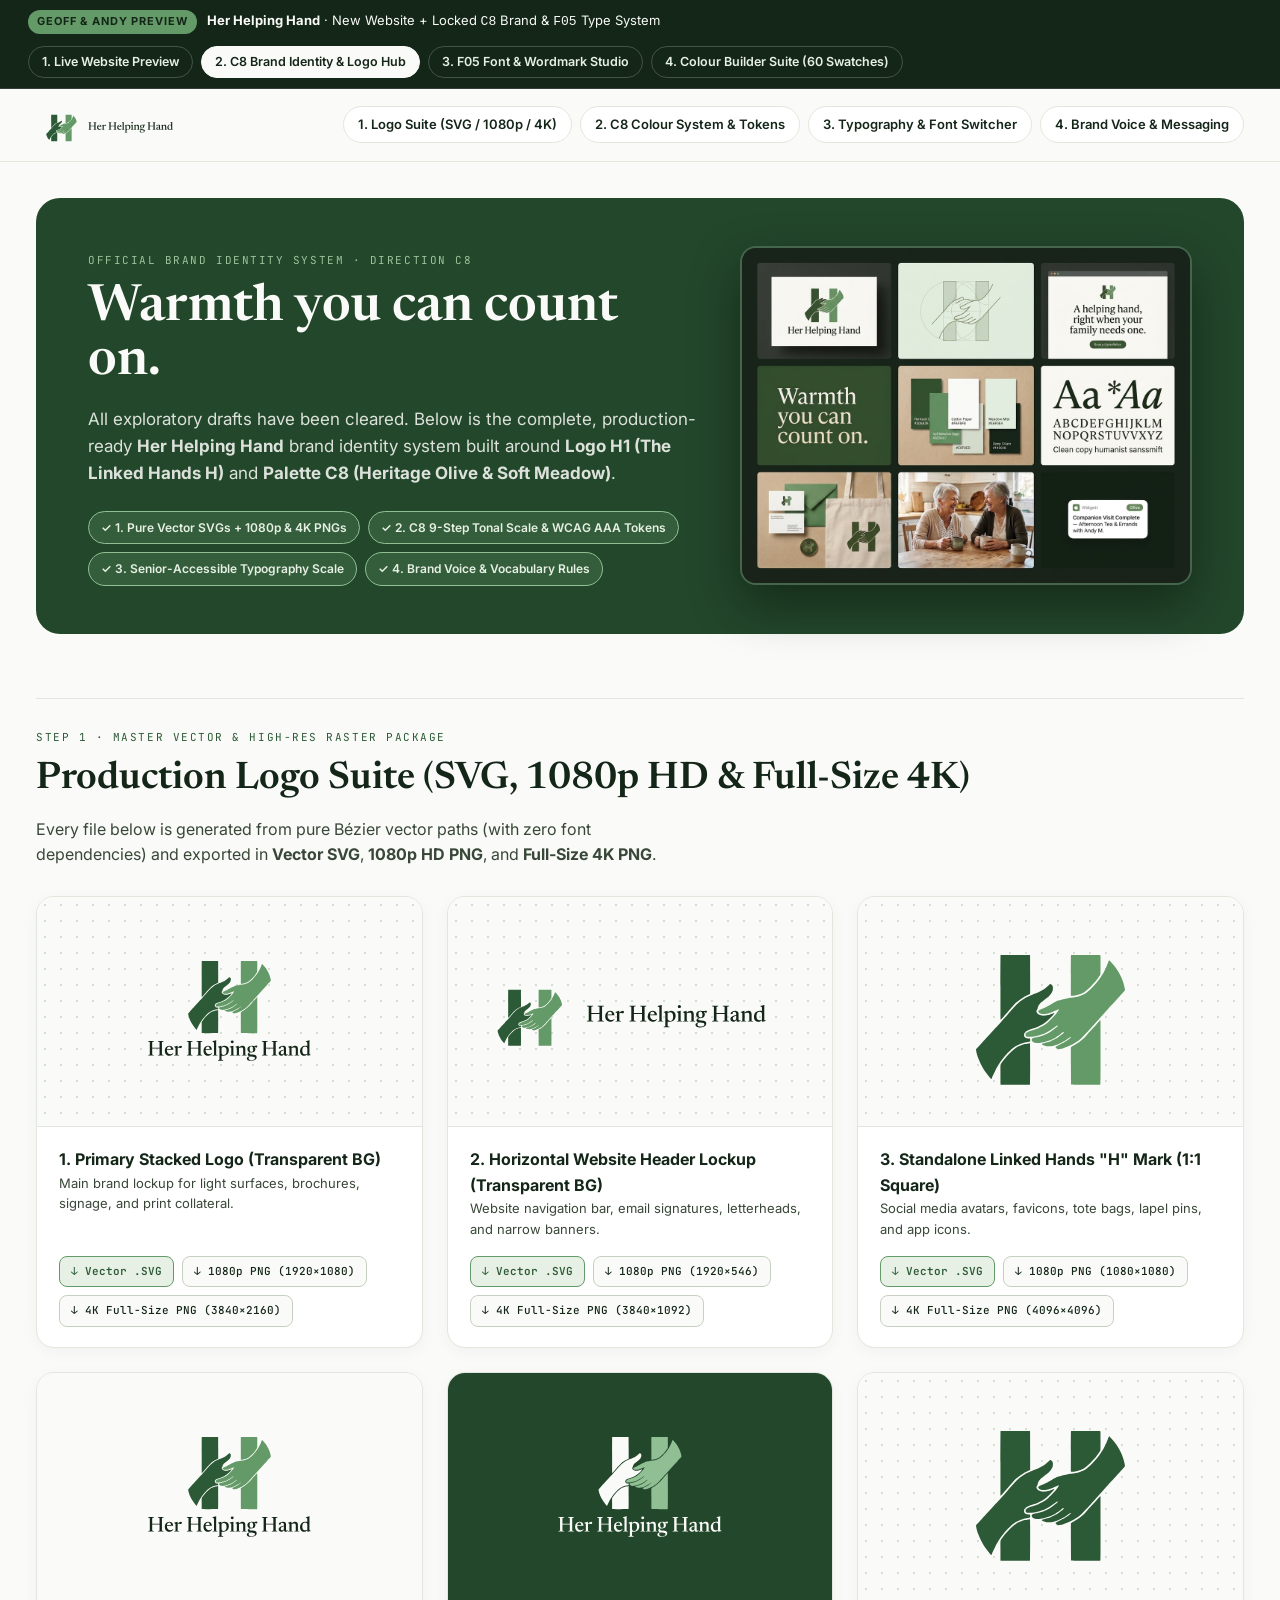
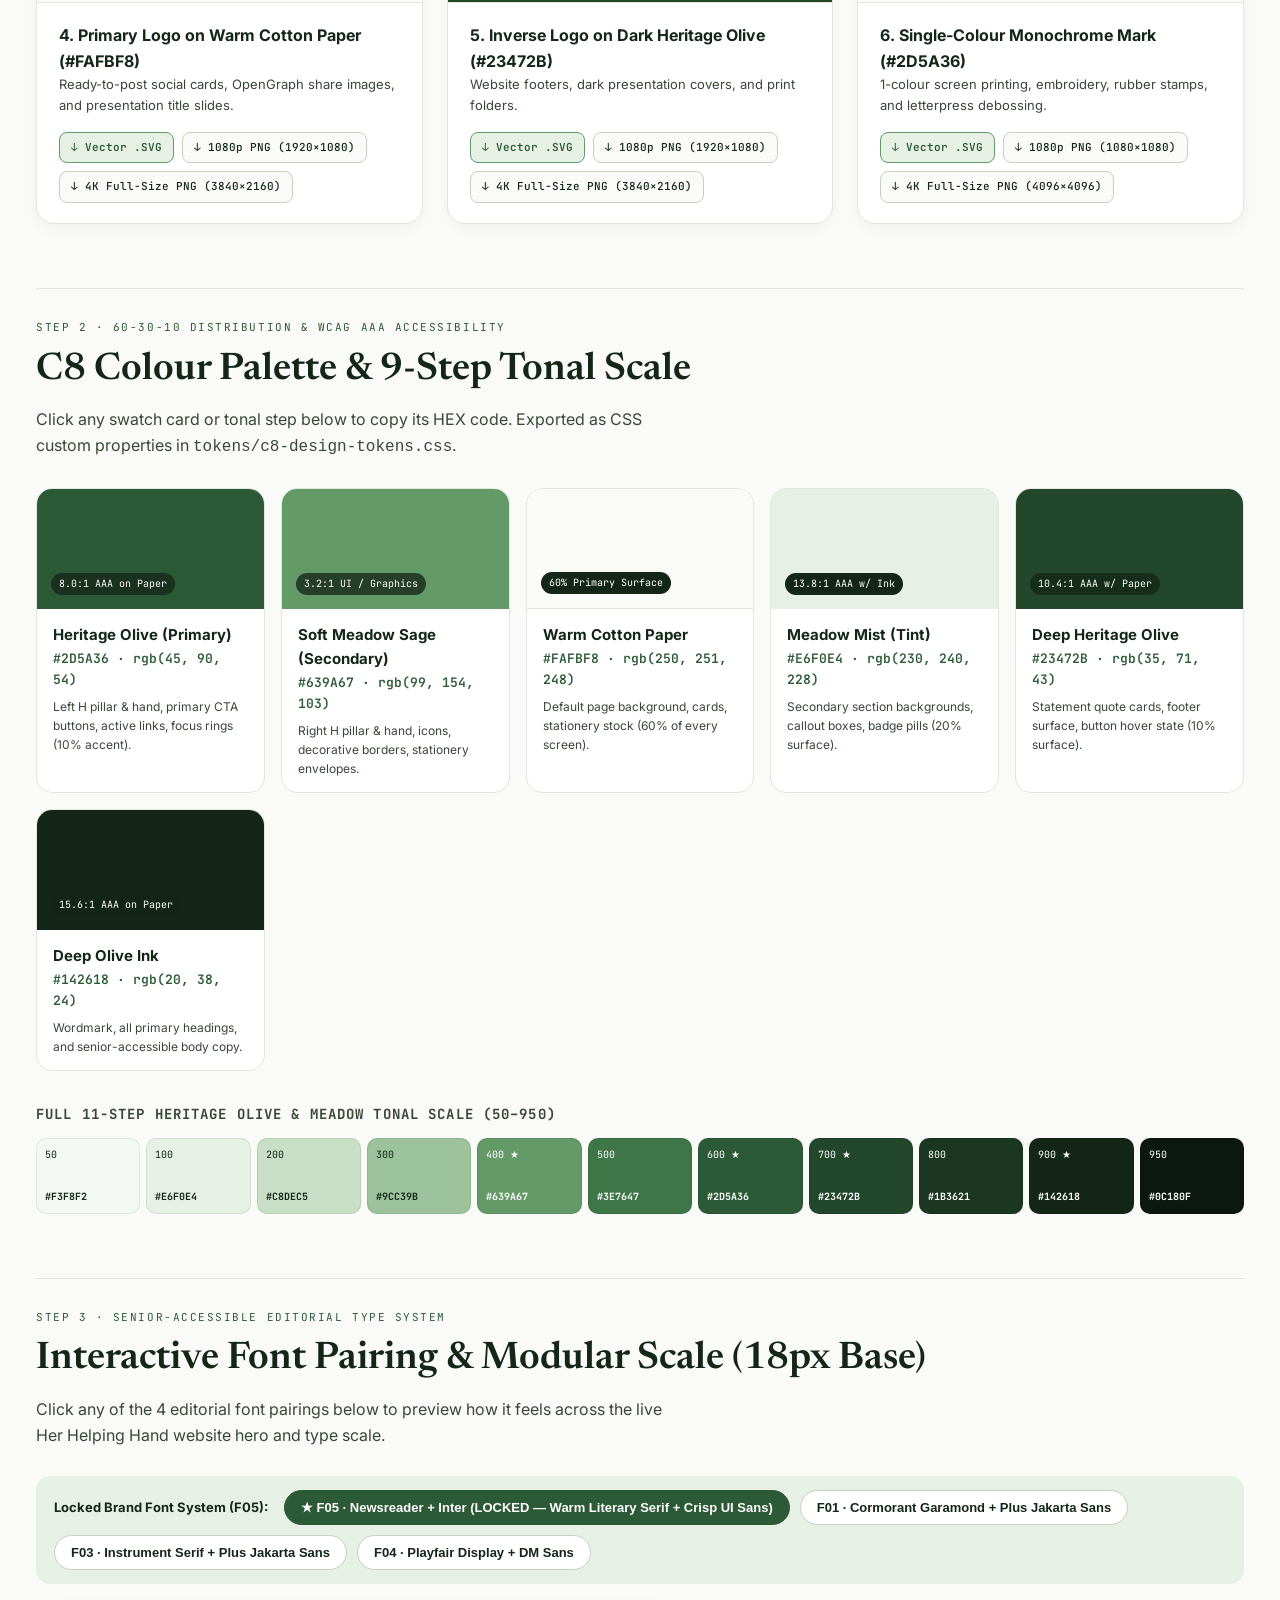
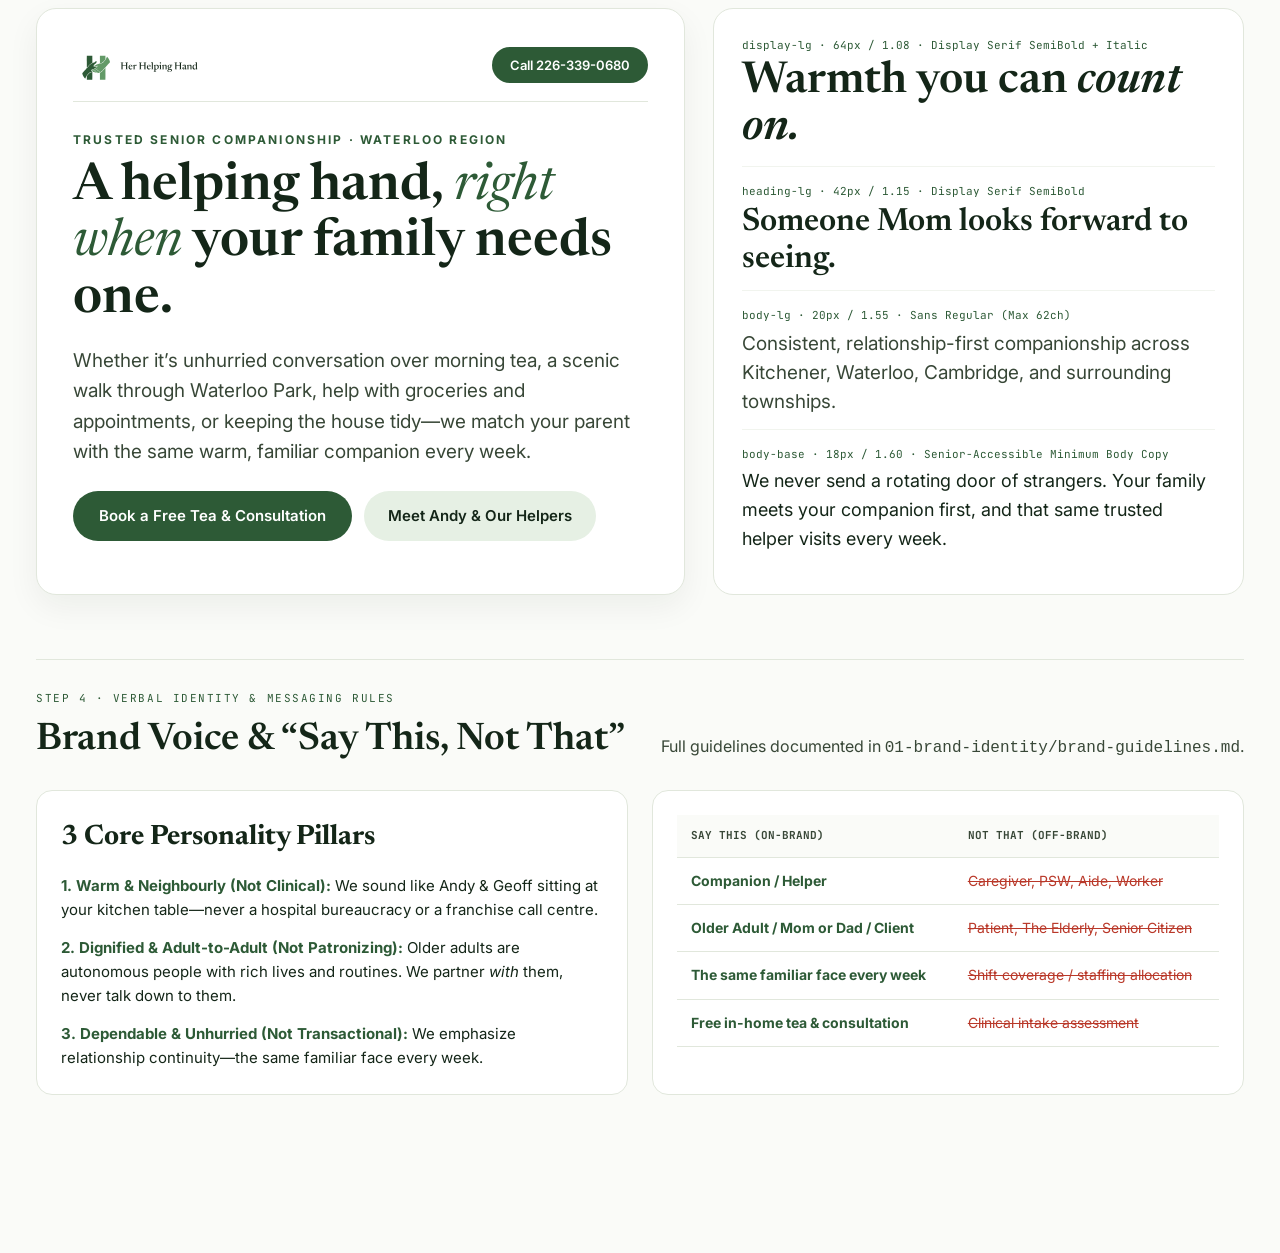
<file: brand.html>
<!DOCTYPE html>
<html lang="en">
<head>
  <meta charset="UTF-8" />
  <meta name="viewport" content="width=device-width, initial-scale=1.0" />
  <title>Her Helping Hand — Official C8 Brand Identity System & Asset Hub</title>
  <link rel="preconnect" href="https://fonts.googleapis.com">
  <link rel="preconnect" href="https://fonts.gstatic.com" crossorigin>
  <link href="https://fonts.googleapis.com/css2?family=Cormorant+Garamond:ital,wght@0,500;0,600;0,700;1,400;1,600&family=Instrument+Serif:ital@0;1&family=Playfair+Display:ital,wght@0,500;0,600;1,400&family=Newsreader:ital,opsz,wght@0,6..72,500;0,6..72,600;1,6..72,400&family=Plus+Jakarta+Sans:wght@400;500;600;700&family=DM+Sans:wght@400;500;600;700&family=Inter:wght@400;500;600;700&family=JetBrains+Mono:wght@400;500&display=swap" rel="stylesheet">
  <link rel="stylesheet" href="tokens/c8-design-tokens.css" />
  <style>
    * { box-sizing: border-box; margin: 0; padding: 0; }
    body {
      background: var(--hhh-surface-paper);
      color: var(--hhh-wordmark-ink);
      font-family: var(--hhh-font-sans);
      line-height: 1.6;
      -webkit-font-smoothing: antialiased;
      padding-bottom: 96px;
    }

    header.top-nav {
      position: sticky;
      top: 0;
      z-index: 50;
      background: rgba(250, 251, 248, 0.92);
      backdrop-filter: blur(14px);
      border-bottom: 1px solid var(--hhh-neutral-200);
      padding: 14px 36px;
      display: flex;
      flex-wrap: wrap;
      align-items: center;
      justify-content: space-between;
      gap: 16px;
    }

    .nav-logo {
      display: flex;
      align-items: center;
      gap: 14px;
    }

    .nav-logo img {
      height: 44px;
      width: auto;
    }

    .nav-links {
      display: flex;
      flex-wrap: wrap;
      gap: 8px;
    }

    .nav-links a {
      text-decoration: none;
      color: var(--hhh-wordmark-ink);
      font-size: 13px;
      font-weight: 600;
      padding: 7px 14px;
      border-radius: 999px;
      border: 1px solid var(--hhh-neutral-200);
      background: #fff;
      transition: all 0.15s ease;
    }

    .nav-links a:hover {
      border-color: var(--hhh-logo-left-olive);
      color: var(--hhh-logo-left-olive);
    }

    .container {
      max-width: 1380px;
      margin: 0 auto;
      padding: 0 36px;
    }

    .hero-banner {
      margin: 36px 0 48px;
      background: var(--hhh-surface-dark);
      color: var(--hhh-surface-paper);
      border-radius: 24px;
      padding: 48px 52px;
      display: grid;
      grid-template-columns: 1.15fr 0.85fr;
      gap: 40px;
      align-items: center;
    }

    @media (max-width: 960px) {
      .hero-banner { grid-template-columns: 1fr; padding: 32px; }
    }

    .eyebrow {
      font-family: var(--hhh-font-mono);
      font-size: 11px;
      text-transform: uppercase;
      letter-spacing: 0.14em;
      color: #9CC39B;
      margin-bottom: 12px;
      display: inline-block;
    }

    .hero-banner h1 {
      font-family: var(--hhh-font-display);
      font-size: clamp(2.4rem, 4vw, 3.8rem);
      line-height: 1.06;
      font-weight: 600;
      margin-bottom: 16px;
    }

    .hero-banner p {
      font-size: 17px;
      color: rgba(250, 251, 248, 0.86);
      max-width: 58ch;
      margin-bottom: 24px;
    }

    .roadmap-pills {
      display: flex;
      flex-wrap: wrap;
      gap: 8px;
    }

    .roadmap-pill {
      font-size: 12px;
      font-weight: 600;
      padding: 6px 12px;
      border-radius: 999px;
      background: rgba(255,255,255,0.1);
      color: #FAFBF8;
      border: 1px solid rgba(255,255,255,0.18);
    }

    .roadmap-pill.done {
      background: rgba(99, 154, 103, 0.28);
      border-color: #8FBF93;
      color: #E6F0E4;
    }

    .hero-board-preview {
      border-radius: 16px;
      overflow: hidden;
      border: 2px solid rgba(255,255,255,0.16);
      box-shadow: 0 20px 50px rgba(0,0,0,0.4);
    }

    .hero-board-preview img {
      width: 100%;
      display: block;
    }

    .section-block {
      margin: 64px 0;
      padding-top: 24px;
      border-top: 1px solid var(--hhh-neutral-200);
    }

    .section-header {
      display: flex;
      flex-wrap: wrap;
      justify-content: space-between;
      align-items: flex-end;
      gap: 16px;
      margin-bottom: 28px;
    }

    .section-header h2 {
      font-family: var(--hhh-font-display);
      font-size: 38px;
      font-weight: 600;
      line-height: 1.12;
      color: var(--hhh-wordmark-ink);
    }

    .section-header p {
      color: var(--hhh-neutral-700);
      font-size: 16px;
      max-width: 65ch;
    }

    /* Step 1: Logo Asset Grid */
    .logo-grid {
      display: grid;
      grid-template-columns: repeat(auto-fill, minmax(380px, 1fr));
      gap: 24px;
    }

    .logo-card {
      background: #FFFFFF;
      border: 1px solid var(--hhh-neutral-200);
      border-radius: 18px;
      overflow: hidden;
      display: flex;
      flex-direction: column;
      box-shadow: 0 4px 16px rgba(20, 38, 24, 0.04);
    }

    .logo-stage {
      height: 230px;
      display: flex;
      align-items: center;
      justify-content: center;
      padding: 28px;
      background-image: radial-gradient(#d5dfd3 1px, transparent 1px);
      background-size: 16px 16px;
      background-color: #FAFBF8;
      border-bottom: 1px solid var(--hhh-neutral-200);
    }

    .logo-stage.dark-stage {
      background: #23472B;
    }

    .logo-stage.paper-stage {
      background: #FAFBF8;
    }

    .logo-stage img {
      max-width: 100%;
      max-height: 175px;
      object-fit: contain;
    }

    .logo-card-body {
      padding: 20px 22px;
      display: flex;
      flex-direction: column;
      gap: 12px;
      flex: 1;
      justify-content: space-between;
    }

    .logo-card-title {
      font-weight: 700;
      font-size: 16px;
      color: var(--hhh-wordmark-ink);
    }

    .logo-card-use {
      font-size: 13px;
      color: var(--hhh-neutral-700);
    }

    .download-row {
      display: flex;
      flex-wrap: wrap;
      gap: 8px;
      margin-top: 4px;
    }

    .dl-btn {
      text-decoration: none;
      font-family: var(--hhh-font-mono);
      font-size: 11px;
      font-weight: 500;
      padding: 6px 11px;
      border-radius: 8px;
      border: 1px solid var(--hhh-neutral-300);
      color: var(--hhh-wordmark-ink);
      background: var(--hhh-neutral-50);
      transition: all 0.15s ease;
    }

    .dl-btn:hover {
      background: var(--hhh-logo-left-olive);
      color: #fff;
      border-color: var(--hhh-logo-left-olive);
    }

    .dl-btn.primary-svg {
      background: var(--hhh-surface-meadow);
      border-color: var(--hhh-logo-right-sage);
      color: var(--hhh-logo-left-olive);
      font-weight: 600;
    }

    /* Step 2: Color System & Tonal Scale */
    .core-swatches {
      display: grid;
      grid-template-columns: repeat(auto-fit, minmax(210px, 1fr));
      gap: 16px;
      margin-bottom: 32px;
    }

    .swatch-box {
      border-radius: 16px;
      overflow: hidden;
      border: 1px solid var(--hhh-neutral-200);
      background: #fff;
      cursor: pointer;
      transition: transform 0.15s ease;
    }

    .swatch-box:hover {
      transform: translateY(-3px);
    }

    .swatch-color {
      height: 120px;
      padding: 14px;
      display: flex;
      align-items: flex-end;
      justify-content: space-between;
    }

    .contrast-pill {
      font-family: var(--hhh-font-mono);
      font-size: 10px;
      padding: 3px 8px;
      border-radius: 999px;
      background: rgba(20, 38, 24, 0.78);
      color: #fff;
    }

    .swatch-meta {
      padding: 14px 16px;
    }

    .swatch-meta h3 {
      font-size: 15px;
      font-weight: 700;
      margin-bottom: 2px;
    }

    .swatch-meta .hex {
      font-family: var(--hhh-font-mono);
      font-size: 13px;
      color: var(--hhh-logo-left-olive);
      font-weight: 600;
    }

    .swatch-meta p {
      font-size: 12px;
      color: var(--hhh-neutral-700);
      margin-top: 6px;
    }

    .ramp-row {
      display: grid;
      grid-template-columns: repeat(11, 1fr);
      gap: 6px;
      margin-top: 12px;
    }

    @media (max-width: 900px) {
      .ramp-row { grid-template-columns: repeat(4, 1fr); }
    }

    .ramp-step {
      height: 76px;
      border-radius: 10px;
      padding: 8px;
      display: flex;
      flex-direction: column;
      justify-content: space-between;
      font-family: var(--hhh-font-mono);
      font-size: 10px;
      border: 1px solid rgba(0,0,0,0.08);
      cursor: pointer;
    }

    /* Step 3: Interactive Typography Switcher & Specimen */
    .font-switcher-bar {
      display: flex;
      flex-wrap: wrap;
      gap: 10px;
      margin-bottom: 24px;
      background: var(--hhh-surface-meadow);
      padding: 14px 18px;
      border-radius: 14px;
      align-items: center;
    }

    .font-btn {
      background: #fff;
      border: 1px solid var(--hhh-neutral-300);
      color: var(--hhh-wordmark-ink);
      padding: 9px 16px;
      border-radius: 999px;
      font-size: 13px;
      font-weight: 600;
      cursor: pointer;
      transition: all 0.15s ease;
    }

    .font-btn.active {
      background: var(--hhh-logo-left-olive);
      color: #fff;
      border-color: var(--hhh-logo-left-olive);
    }

    .type-specimen-grid {
      display: grid;
      grid-template-columns: 1.1fr 0.9fr;
      gap: 28px;
    }

    @media (max-width: 960px) {
      .type-specimen-grid { grid-template-columns: 1fr; }
    }

    .live-web-mockup {
      background: #FFFFFF;
      border: 1px solid var(--hhh-neutral-200);
      border-radius: 20px;
      padding: 36px;
      box-shadow: 0 12px 32px rgba(20, 38, 24, 0.06);
    }

    .type-scale-table {
      background: #FFFFFF;
      border: 1px solid var(--hhh-neutral-200);
      border-radius: 20px;
      padding: 28px;
      display: flex;
      flex-direction: column;
      gap: 16px;
    }

    .scale-row {
      border-bottom: 1px solid var(--hhh-neutral-100);
      padding-bottom: 12px;
    }

    .scale-label {
      font-family: var(--hhh-font-mono);
      font-size: 11px;
      color: var(--hhh-logo-left-olive);
      margin-bottom: 4px;
    }

    /* Step 4: Voice & Say This Not That */
    .voice-grid {
      display: grid;
      grid-template-columns: 1fr 1fr;
      gap: 24px;
    }

    @media (max-width: 900px) {
      .voice-grid { grid-template-columns: 1fr; }
    }

    .voice-card {
      background: #fff;
      border: 1px solid var(--hhh-neutral-200);
      border-radius: 16px;
      padding: 24px;
    }

    table.say-table {
      width: 100%;
      border-collapse: collapse;
      font-size: 14px;
    }

    table.say-table th, table.say-table td {
      padding: 12px 14px;
      border-bottom: 1px solid var(--hhh-neutral-200);
      text-align: left;
    }

    table.say-table th {
      font-family: var(--hhh-font-mono);
      font-size: 11px;
      text-transform: uppercase;
      color: var(--hhh-neutral-700);
      background: var(--hhh-neutral-50);
    }

    .say-yes { color: var(--hhh-logo-left-olive); font-weight: 700; }
    .say-no { color: #B93829; text-decoration: line-through; }

    .toast {
      position: fixed;
      bottom: 24px;
      right: 24px;
      background: var(--hhh-wordmark-ink);
      color: #fff;
      padding: 10px 18px;
      border-radius: 999px;
      font-family: var(--hhh-font-mono);
      font-size: 12px;
      opacity: 0;
      transform: translateY(10px);
      transition: all 0.2s ease;
      pointer-events: none;
      z-index: 100;
    }
    .toast.show { opacity: 1; transform: translateY(0); }
  
    .exec-preview-bar {
      background: #142618;
      color: #FAFBF8;
      padding: 10px 28px;
      font-size: 13px;
      font-family: 'Inter', -apple-system, sans-serif;
      display: flex;
      flex-wrap: wrap;
      align-items: center;
      justify-content: space-between;
      gap: 12px;
      border-bottom: 1px solid rgba(255,255,255,0.12);
    }
    .exec-left { display: flex; align-items: center; gap: 10px; flex-wrap: wrap; }
    .exec-badge {
      background: #639A67;
      color: #142618;
      font-weight: 700;
      font-size: 11px;
      text-transform: uppercase;
      letter-spacing: 0.08em;
      padding: 3px 9px;
      border-radius: 999px;
    }
    .exec-tabs { display: flex; align-items: center; gap: 8px; flex-wrap: wrap; }
    .exec-tab {
      color: #E6F0E4;
      text-decoration: none;
      padding: 5px 13px;
      border-radius: 999px;
      font-size: 12.5px;
      font-weight: 600;
      border: 1px solid rgba(230, 240, 228, 0.22);
    }
    .exec-tab.active {
      background: #FAFBF8;
      color: #142618;
      border-color: #FAFBF8;
    }

  </style>
</head>
<body>

  <div class="exec-preview-bar">
    <div class="exec-left">
      <span class="exec-badge">Geoff &amp; Andy Preview</span>
      <span><strong>Her Helping Hand</strong> · New Website + Locked <code>C8</code> Brand &amp; <code>F05</code> Type System</span>
    </div>
    <div class="exec-tabs">
      <a class="exec-tab " href="index.html">1. Live Website Preview</a>
      <a class="exec-tab active" href="brand.html">2. C8 Brand Identity &amp; Logo Hub</a>
      <a class="exec-tab " href="fonts.html">3. F05 Font &amp; Wordmark Studio</a>
      <a class="exec-tab " href="colors.html">4. Colour Builder Suite (60 Swatches)</a>
    </div>
  </div>


  <header class="top-nav">
    <div class="nav-logo">
      <img src="logos/svg/her-helping-hand-logo-horizontal.svg" alt="Her Helping Hand Horizontal Logo" />
    </div>
    <nav class="nav-links">
      <a href="#step1-logos">1. Logo Suite (SVG / 1080p / 4K)</a>
      <a href="#step2-colors">2. C8 Colour System &amp; Tokens</a>
      <a href="#step3-typography">3. Typography &amp; Font Switcher</a>
      <a href="#step4-voice">4. Brand Voice &amp; Messaging</a>
    </nav>
  </header>

  <div class="container">
    <section class="hero-banner">
      <div>
        <span class="eyebrow">Official Brand Identity System · Direction C8</span>
        <h1>Warmth you can count on.</h1>
        <p>
          All exploratory drafts have been cleared. Below is the complete, production-ready <strong>Her Helping Hand</strong> brand identity system built around <strong>Logo H1 (The Linked Hands H)</strong> and <strong>Palette C8 (Heritage Olive &amp; Soft Meadow)</strong>.
        </p>
        <div class="roadmap-pills">
          <span class="roadmap-pill done">✓ 1. Pure Vector SVGs + 1080p &amp; 4K PNGs</span>
          <span class="roadmap-pill done">✓ 2. C8 9-Step Tonal Scale &amp; WCAG AAA Tokens</span>
          <span class="roadmap-pill done">✓ 3. Senior-Accessible Typography Scale</span>
          <span class="roadmap-pill done">✓ 4. Brand Voice &amp; Vocabulary Rules</span>
        </div>
      </div>
      <div class="hero-board-preview">
        <img src="boards/c8-heritage-olive-brand-board.jpg" alt="C8 Heritage Olive & Soft Meadow 3x3 Brand Board" />
      </div>
    </section>

    <!-- STEP 1: LOGO SYSTEM -->
    <section class="section-block" id="step1-logos">
      <div class="section-header">
        <div>
          <span class="eyebrow" style="color: var(--hhh-logo-left-olive);">Step 1 · Master Vector &amp; High-Res Raster Package</span>
          <h2>Production Logo Suite (SVG, 1080p HD &amp; Full-Size 4K)</h2>
        </div>
        <p>
          Every file below is generated from pure Bézier vector paths (with zero font dependencies) and exported in <strong>Vector SVG</strong>, <strong>1080p HD PNG</strong>, and <strong>Full-Size 4K PNG</strong>.
        </p>
      </div>

      <div class="logo-grid">
        <!-- 1. Primary Stacked Transparent -->
        <article class="logo-card">
          <div class="logo-stage">
            <img src="logos/svg/her-helping-hand-logo-primary.svg" alt="Primary Stacked Logo Transparent" />
          </div>
          <div class="logo-card-body">
            <div>
              <div class="logo-card-title">1. Primary Stacked Logo (Transparent BG)</div>
              <div class="logo-card-use">Main brand lockup for light surfaces, brochures, signage, and print collateral.</div>
            </div>
            <div class="download-row">
              <a class="dl-btn primary-svg" href="logos/svg/her-helping-hand-logo-primary.svg" download>↓ Vector .SVG</a>
              <a class="dl-btn" href="logos/png-1080p/her-helping-hand-logo-1080p-transparent.png" download>↓ 1080p PNG (1920×1080)</a>
              <a class="dl-btn" href="logos/png-fullsize-4k/her-helping-hand-logo-4k-transparent.png" download>↓ 4K Full-Size PNG (3840×2160)</a>
            </div>
          </div>
        </article>

        <!-- 2. Horizontal Lockup -->
        <article class="logo-card">
          <div class="logo-stage">
            <img src="logos/svg/her-helping-hand-logo-horizontal.svg" alt="Horizontal Navbar Lockup" />
          </div>
          <div class="logo-card-body">
            <div>
              <div class="logo-card-title">2. Horizontal Website Header Lockup (Transparent BG)</div>
              <div class="logo-card-use">Website navigation bar, email signatures, letterheads, and narrow banners.</div>
            </div>
            <div class="download-row">
              <a class="dl-btn primary-svg" href="logos/svg/her-helping-hand-logo-horizontal.svg" download>↓ Vector .SVG</a>
              <a class="dl-btn" href="logos/png-1080p/her-helping-hand-horizontal-1080p-transparent.png" download>↓ 1080p PNG (1920×546)</a>
              <a class="dl-btn" href="logos/png-fullsize-4k/her-helping-hand-horizontal-4k-transparent.png" download>↓ 4K Full-Size PNG (3840×1092)</a>
            </div>
          </div>
        </article>

        <!-- 3. Standalone Two-Tone H1 Mark -->
        <article class="logo-card">
          <div class="logo-stage">
            <img src="logos/svg/her-helping-hand-mark-color.svg" alt="Standalone H1 Linked Hands Mark" />
          </div>
          <div class="logo-card-body">
            <div>
              <div class="logo-card-title">3. Standalone Linked Hands "H" Mark (1:1 Square)</div>
              <div class="logo-card-use">Social media avatars, favicons, tote bags, lapel pins, and app icons.</div>
            </div>
            <div class="download-row">
              <a class="dl-btn primary-svg" href="logos/svg/her-helping-hand-mark-color.svg" download>↓ Vector .SVG</a>
              <a class="dl-btn" href="logos/png-1080p/her-helping-hand-mark-1080p-transparent.png" download>↓ 1080p PNG (1080×1080)</a>
              <a class="dl-btn" href="logos/png-fullsize-4k/her-helping-hand-mark-4k-transparent.png" download>↓ 4K Full-Size PNG (4096×4096)</a>
            </div>
          </div>
        </article>

        <!-- 4. Primary Stacked on Cotton Paper -->
        <article class="logo-card">
          <div class="logo-stage paper-stage">
            <img src="logos/svg/her-helping-hand-logo-paper-bg.svg" alt="Primary Stacked on Cotton Paper" />
          </div>
          <div class="logo-card-body">
            <div>
              <div class="logo-card-title">4. Primary Logo on Warm Cotton Paper (#FAFBF8)</div>
              <div class="logo-card-use">Ready-to-post social cards, OpenGraph share images, and presentation title slides.</div>
            </div>
            <div class="download-row">
              <a class="dl-btn primary-svg" href="logos/svg/her-helping-hand-logo-paper-bg.svg" download>↓ Vector .SVG</a>
              <a class="dl-btn" href="logos/png-1080p/her-helping-hand-logo-1080p-paper-bg.png" download>↓ 1080p PNG (1920×1080)</a>
              <a class="dl-btn" href="logos/png-fullsize-4k/her-helping-hand-logo-4k-paper-bg.png" download>↓ 4K Full-Size PNG (3840×2160)</a>
            </div>
          </div>
        </article>

        <!-- 5. Primary Stacked Inverse on Dark Heritage Olive -->
        <article class="logo-card">
          <div class="logo-stage dark-stage">
            <img src="logos/svg/her-helping-hand-logo-dark-olive-bg.svg" alt="Primary Logo on Dark Heritage Olive" />
          </div>
          <div class="logo-card-body">
            <div>
              <div class="logo-card-title">5. Inverse Logo on Dark Heritage Olive (#23472B)</div>
              <div class="logo-card-use">Website footers, dark presentation covers, and print folders.</div>
            </div>
            <div class="download-row">
              <a class="dl-btn primary-svg" href="logos/svg/her-helping-hand-logo-dark-olive-bg.svg" download>↓ Vector .SVG</a>
              <a class="dl-btn" href="logos/png-1080p/her-helping-hand-logo-1080p-dark-olive-bg.png" download>↓ 1080p PNG (1920×1080)</a>
              <a class="dl-btn" href="logos/png-fullsize-4k/her-helping-hand-logo-4k-dark-olive-bg.png" download>↓ 4K Full-Size PNG (3840×2160)</a>
            </div>
          </div>
        </article>

        <!-- 6. Monochrome Heritage Olive Mark -->
        <article class="logo-card">
          <div class="logo-stage">
            <img src="logos/svg/her-helping-hand-mark-mono-olive.svg" alt="Monochrome Heritage Olive Mark" />
          </div>
          <div class="logo-card-body">
            <div>
              <div class="logo-card-title">6. Single-Colour Monochrome Mark (#2D5A36)</div>
              <div class="logo-card-use">1-colour screen printing, embroidery, rubber stamps, and letterpress debossing.</div>
            </div>
            <div class="download-row">
              <a class="dl-btn primary-svg" href="logos/svg/her-helping-hand-mark-mono-olive.svg" download>↓ Vector .SVG</a>
              <a class="dl-btn" href="logos/png-1080p/her-helping-hand-mark-mono-1080p-transparent.png" download>↓ 1080p PNG (1080×1080)</a>
              <a class="dl-btn" href="logos/png-fullsize-4k/her-helping-hand-mark-mono-4k-transparent.png" download>↓ 4K Full-Size PNG (4096×4096)</a>
            </div>
          </div>
        </article>
      </div>
    </section>

    <!-- STEP 2: COLOUR SYSTEM -->
    <section class="section-block" id="step2-colors">
      <div class="section-header">
        <div>
          <span class="eyebrow" style="color: var(--hhh-logo-left-olive);">Step 2 · 60-30-10 Distribution &amp; WCAG AAA Accessibility</span>
          <h2>C8 Colour Palette &amp; 9-Step Tonal Scale</h2>
        </div>
        <p>Click any swatch card or tonal step below to copy its HEX code. Exported as CSS custom properties in <code>tokens/c8-design-tokens.css</code>.</p>
      </div>

      <div class="core-swatches">
        <div class="swatch-box" onclick="copyHex('#2D5A36')">
          <div class="swatch-color" style="background:#2D5A36;">
            <span class="contrast-pill">8.0:1 AAA on Paper</span>
          </div>
          <div class="swatch-meta">
            <h3>Heritage Olive (Primary)</h3>
            <div class="hex">#2D5A36 · rgb(45, 90, 54)</div>
            <p>Left H pillar &amp; hand, primary CTA buttons, active links, focus rings (10% accent).</p>
          </div>
        </div>

        <div class="swatch-box" onclick="copyHex('#639A67')">
          <div class="swatch-color" style="background:#639A67;">
            <span class="contrast-pill">3.2:1 UI / Graphics</span>
          </div>
          <div class="swatch-meta">
            <h3>Soft Meadow Sage (Secondary)</h3>
            <div class="hex">#639A67 · rgb(99, 154, 103)</div>
            <p>Right H pillar &amp; hand, icons, decorative borders, stationery envelopes.</p>
          </div>
        </div>

        <div class="swatch-box" onclick="copyHex('#FAFBF8')">
          <div class="swatch-color" style="background:#FAFBF8; border-bottom: 1px solid #E1E7DC;">
            <span class="contrast-pill" style="background:#142618;">60% Primary Surface</span>
          </div>
          <div class="swatch-meta">
            <h3>Warm Cotton Paper</h3>
            <div class="hex">#FAFBF8 · rgb(250, 251, 248)</div>
            <p>Default page background, cards, stationery stock (60% of every screen).</p>
          </div>
        </div>

        <div class="swatch-box" onclick="copyHex('#E6F0E4')">
          <div class="swatch-color" style="background:#E6F0E4;">
            <span class="contrast-pill" style="background:#142618;">13.8:1 AAA w/ Ink</span>
          </div>
          <div class="swatch-meta">
            <h3>Meadow Mist (Tint)</h3>
            <div class="hex">#E6F0E4 · rgb(230, 240, 228)</div>
            <p>Secondary section backgrounds, callout boxes, badge pills (20% surface).</p>
          </div>
        </div>

        <div class="swatch-box" onclick="copyHex('#23472B')">
          <div class="swatch-color" style="background:#23472B;">
            <span class="contrast-pill">10.4:1 AAA w/ Paper</span>
          </div>
          <div class="swatch-meta">
            <h3>Deep Heritage Olive</h3>
            <div class="hex">#23472B · rgb(35, 71, 43)</div>
            <p>Statement quote cards, footer surface, button hover state (10% surface).</p>
          </div>
        </div>

        <div class="swatch-box" onclick="copyHex('#142618')">
          <div class="swatch-color" style="background:#142618;">
            <span class="contrast-pill">15.6:1 AAA on Paper</span>
          </div>
          <div class="swatch-meta">
            <h3>Deep Olive Ink</h3>
            <div class="hex">#142618 · rgb(20, 38, 24)</div>
            <p>Wordmark, all primary headings, and senior-accessible body copy.</p>
          </div>
        </div>
      </div>

      <h3 style="font-size: 14px; font-family: var(--hhh-font-mono); text-transform: uppercase; letter-spacing: 0.08em; color: var(--hhh-neutral-700);">
        Full 11-Step Heritage Olive &amp; Meadow Tonal Scale (50–950)
      </h3>
      <div class="ramp-row">
        <div class="ramp-step" style="background:#F3F8F2; color:#142618;" onclick="copyHex('#F3F8F2')"><span>50</span><strong>#F3F8F2</strong></div>
        <div class="ramp-step" style="background:#E6F0E4; color:#142618;" onclick="copyHex('#E6F0E4')"><span>100</span><strong>#E6F0E4</strong></div>
        <div class="ramp-step" style="background:#C8DEC5; color:#142618;" onclick="copyHex('#C8DEC5')"><span>200</span><strong>#C8DEC5</strong></div>
        <div class="ramp-step" style="background:#9CC39B; color:#142618;" onclick="copyHex('#9CC39B')"><span>300</span><strong>#9CC39B</strong></div>
        <div class="ramp-step" style="background:#639A67; color:#FFFFFF;" onclick="copyHex('#639A67')"><span>400 ★</span><strong>#639A67</strong></div>
        <div class="ramp-step" style="background:#3E7647; color:#FFFFFF;" onclick="copyHex('#3E7647')"><span>500</span><strong>#3E7647</strong></div>
        <div class="ramp-step" style="background:#2D5A36; color:#FFFFFF;" onclick="copyHex('#2D5A36')"><span>600 ★</span><strong>#2D5A36</strong></div>
        <div class="ramp-step" style="background:#23472B; color:#FFFFFF;" onclick="copyHex('#23472B')"><span>700 ★</span><strong>#23472B</strong></div>
        <div class="ramp-step" style="background:#1B3621; color:#FFFFFF;" onclick="copyHex('#1B3621')"><span>800</span><strong>#1B3621</strong></div>
        <div class="ramp-step" style="background:#142618; color:#FFFFFF;" onclick="copyHex('#142618')"><span>900 ★</span><strong>#142618</strong></div>
        <div class="ramp-step" style="background:#0C180F; color:#FFFFFF;" onclick="copyHex('#0C180F')"><span>950</span><strong>#0C180F</strong></div>
      </div>
    </section>

    <!-- STEP 3: TYPOGRAPHY & INTERACTIVE FONT SWITCHER -->
    <section class="section-block" id="step3-typography">
      <div class="section-header">
        <div>
          <span class="eyebrow" style="color: var(--hhh-logo-left-olive);">Step 3 · Senior-Accessible Editorial Type System</span>
          <h2>Interactive Font Pairing &amp; Modular Scale (18px Base)</h2>
        </div>
        <p>Click any of the 4 editorial font pairings below to preview how it feels across the live Her Helping Hand website hero and type scale.</p>
      </div>

      <div class="font-switcher-bar">
        <strong style="font-size: 13px; margin-right: 6px;">Locked Brand Font System (F05):</strong>
        <button class="font-btn active" onclick="setFonts('Newsreader', 'Inter', this)">
          ★ F05 · Newsreader + Inter (LOCKED — Warm Literary Serif + Crisp UI Sans)
        </button>
        <button class="font-btn" onclick="setFonts('Cormorant Garamond', 'Plus Jakarta Sans', this)">
          F01 · Cormorant Garamond + Plus Jakarta Sans
        </button>
        <button class="font-btn" onclick="setFonts('Instrument Serif', 'Plus Jakarta Sans', this)">
          F03 · Instrument Serif + Plus Jakarta Sans
        </button>
        <button class="font-btn" onclick="setFonts('Playfair Display', 'DM Sans', this)">
          F04 · Playfair Display + DM Sans
        </button>
      </div>

      <div class="type-specimen-grid">
        <div class="live-web-mockup">
          <div style="display:flex; justify-content:space-between; align-items:center; border-bottom:1px solid var(--hhh-neutral-200); padding-bottom:16px; margin-bottom:28px;">
            <img src="logos/svg/her-helping-hand-logo-horizontal.svg" alt="Her Helping Hand" style="height: 40px;" />
            <span style="background:var(--hhh-logo-left-olive); color:#fff; padding:8px 18px; border-radius:999px; font-size:13px; font-weight:600;">Call 226-339-0680</span>
          </div>
          <div style="font-size:12px; font-weight:700; text-transform:uppercase; letter-spacing:0.18em; color:var(--hhh-logo-left-olive); margin-bottom:10px;">
            Trusted Senior Companionship · Waterloo Region
          </div>
          <h3 style="font-family: var(--hhh-font-display); font-size: 52px; line-height: 1.08; font-weight: 600; margin-bottom: 18px;">
            A helping hand, <em style="font-weight:400; color:var(--hhh-logo-left-olive);">right when</em> your family needs one.
          </h3>
          <p style="font-size: 19px; line-height: 1.6; color: var(--hhh-neutral-700); max-width: 56ch; margin-bottom: 24px;">
            Whether it’s unhurried conversation over morning tea, a scenic walk through Waterloo Park, help with groceries and appointments, or keeping the house tidy—we match your parent with the same warm, familiar companion every week.
          </p>
          <div style="display:flex; flex-wrap:wrap; gap:12px;">
            <span style="background:var(--hhh-logo-left-olive); color:#fff; padding:13px 26px; border-radius:999px; font-size:15px; font-weight:600;">Book a Free Tea &amp; Consultation</span>
            <span style="background:var(--hhh-surface-meadow); color:var(--hhh-wordmark-ink); padding:13px 24px; border-radius:999px; font-size:15px; font-weight:600;">Meet Andy &amp; Our Helpers</span>
          </div>
        </div>

        <div class="type-scale-table">
          <div class="scale-row">
            <div class="scale-label">display-lg · 64px / 1.08 · Display Serif SemiBold + Italic</div>
            <div style="font-family:var(--hhh-font-display); font-size:44px; line-height:1.08; font-weight:600;">Warmth you can <em>count on.</em></div>
          </div>
          <div class="scale-row">
            <div class="scale-label">heading-lg · 42px / 1.15 · Display Serif SemiBold</div>
            <div style="font-family:var(--hhh-font-display); font-size:32px; line-height:1.15; font-weight:600;">Someone Mom looks forward to seeing.</div>
          </div>
          <div class="scale-row">
            <div class="scale-label">body-lg · 20px / 1.55 · Sans Regular (Max 62ch)</div>
            <div style="font-size:19px; line-height:1.55; color:var(--hhh-neutral-700);">Consistent, relationship-first companionship across Kitchener, Waterloo, Cambridge, and surrounding townships.</div>
          </div>
          <div class="scale-row" style="border-bottom:none;">
            <div class="scale-label">body-base · 18px / 1.60 · Senior-Accessible Minimum Body Copy</div>
            <div style="font-size:18px; line-height:1.6; color:var(--hhh-wordmark-ink);">We never send a rotating door of strangers. Your family meets your companion first, and that same trusted helper visits every week.</div>
          </div>
        </div>
      </div>
    </section>

    <!-- STEP 4: BRAND VOICE & VOCABULARY -->
    <section class="section-block" id="step4-voice">
      <div class="section-header">
        <div>
          <span class="eyebrow" style="color: var(--hhh-logo-left-olive);">Step 4 · Verbal Identity &amp; Messaging Rules</span>
          <h2>Brand Voice &amp; “Say This, Not That”</h2>
        </div>
        <p>Full guidelines documented in <code>01-brand-identity/brand-guidelines.md</code>.</p>
      </div>

      <div class="voice-grid">
        <div class="voice-card">
          <h3 style="font-family:var(--hhh-font-display); font-size:28px; margin-bottom:14px;">3 Core Personality Pillars</h3>
          <ul style="list-style:none; display:flex; flex-direction:column; gap:14px; font-size:15px;">
            <li><strong style="color:var(--hhh-logo-left-olive);">1. Warm &amp; Neighbourly (Not Clinical):</strong> We sound like Andy &amp; Geoff sitting at your kitchen table—never a hospital bureaucracy or a franchise call centre.</li>
            <li><strong style="color:var(--hhh-logo-left-olive);">2. Dignified &amp; Adult-to-Adult (Not Patronizing):</strong> Older adults are autonomous people with rich lives and routines. We partner <em>with</em> them, never talk down to them.</li>
            <li><strong style="color:var(--hhh-logo-left-olive);">3. Dependable &amp; Unhurried (Not Transactional):</strong> We emphasize relationship continuity—the same familiar face every week.</li>
          </ul>
        </div>

        <div class="voice-card">
          <table class="say-table">
            <thead>
              <tr>
                <th>Say This (On-Brand)</th>
                <th>Not That (Off-Brand)</th>
              </tr>
            </thead>
            <tbody>
              <tr>
                <td class="say-yes">Companion / Helper</td>
                <td class="say-no">Caregiver, PSW, Aide, Worker</td>
              </tr>
              <tr>
                <td class="say-yes">Older Adult / Mom or Dad / Client</td>
                <td class="say-no">Patient, The Elderly, Senior Citizen</td>
              </tr>
              <tr>
                <td class="say-yes">The same familiar face every week</td>
                <td class="say-no">Shift coverage / staffing allocation</td>
              </tr>
              <tr>
                <td class="say-yes">Free in-home tea &amp; consultation</td>
                <td class="say-no">Clinical intake assessment</td>
              </tr>
            </tbody>
          </table>
        </div>
      </div>
    </section>
  </div>

  <div class="toast" id="toast">Copied HEX</div>

  <script>
    function copyHex(hex) {
      navigator.clipboard.writeText(hex);
      const t = document.getElementById("toast");
      t.textContent = `Copied ${hex} to clipboard`;
      t.classList.add("show");
      clearTimeout(window.__tt);
      window.__tt = setTimeout(() => t.classList.remove("show"), 1800);
    }

    function setFonts(serif, sans, btn) {
      document.documentElement.style.setProperty("--hhh-font-display", `'${serif}', Georgia, serif`);
      document.documentElement.style.setProperty("--hhh-font-sans", `'${sans}', -apple-system, sans-serif`);
      document.querySelectorAll(".font-btn").forEach(b => b.classList.remove("active"));
      btn.classList.add("active");
    }
  </script>
</body>
</html>
</file>
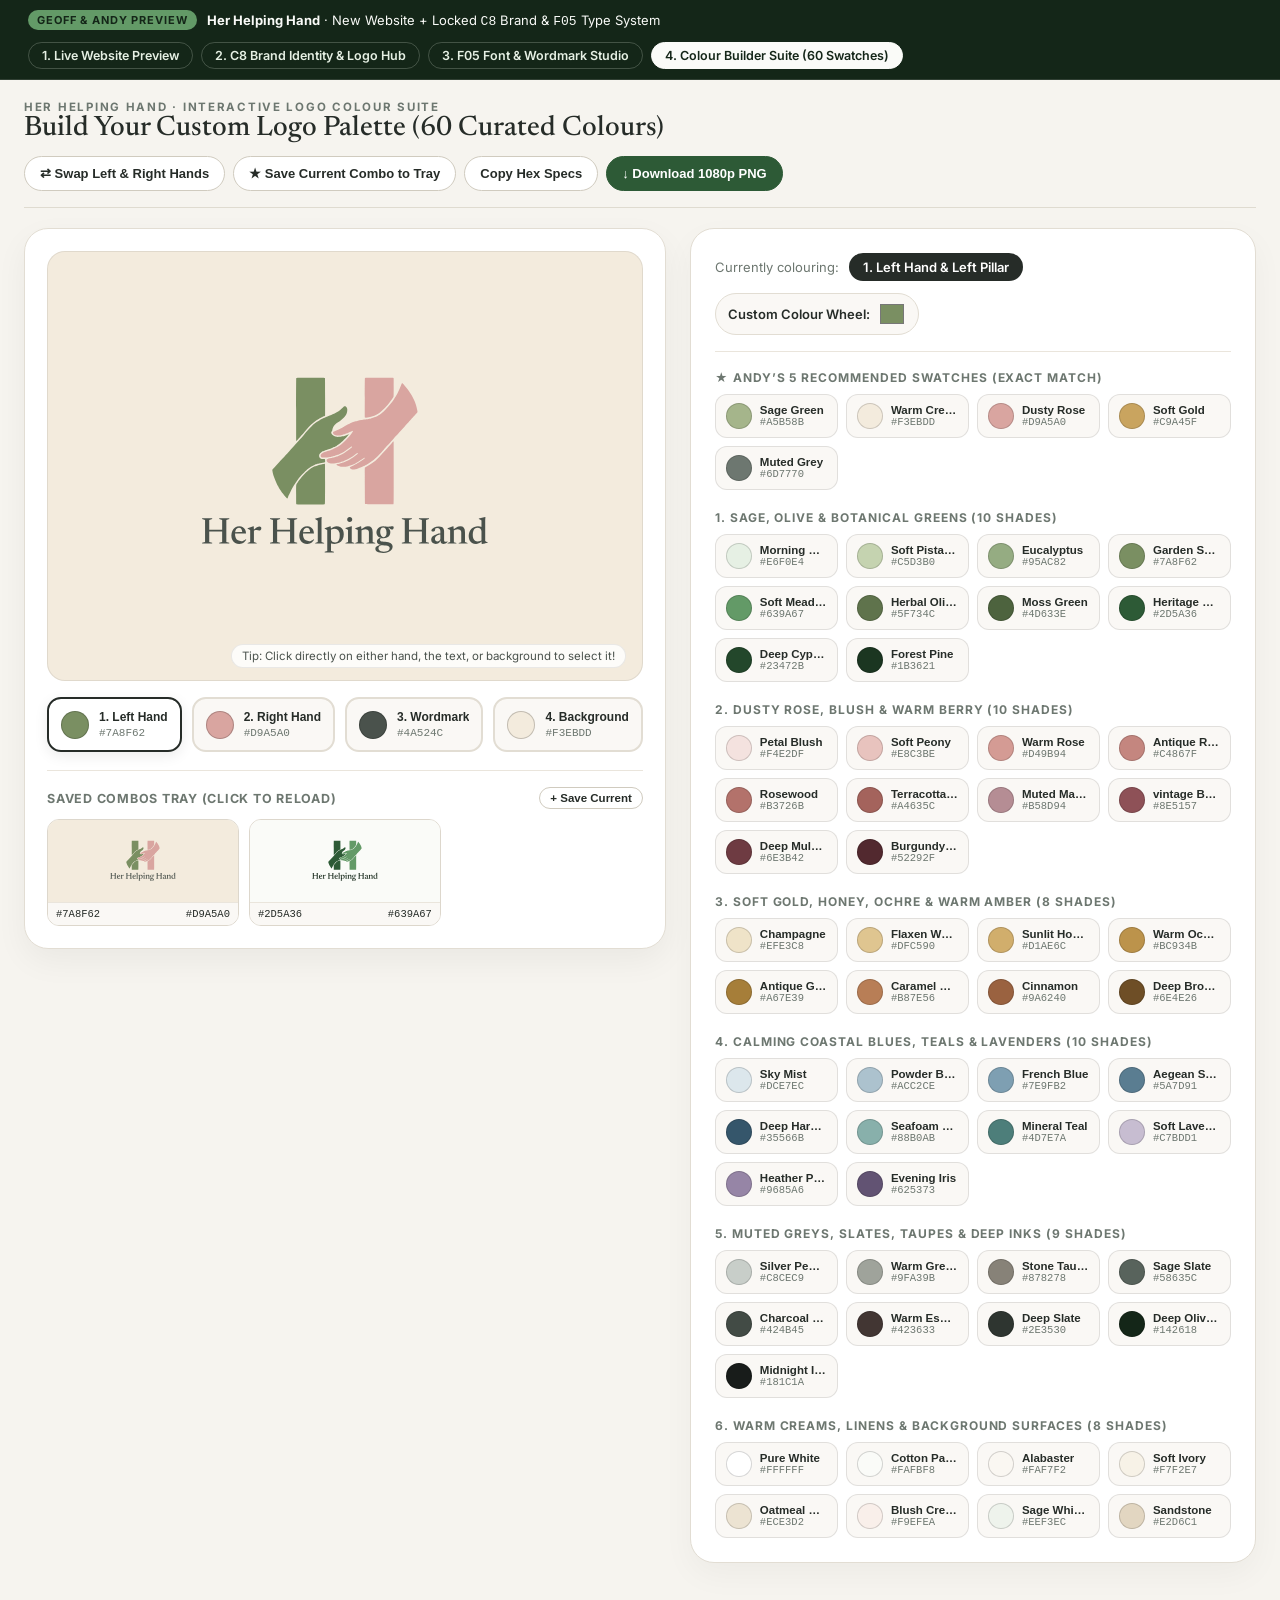
<file: colors.html>
<!DOCTYPE html>
<html lang="en">
<head>
  <meta charset="UTF-8" />
  <meta name="viewport" content="width=device-width, initial-scale=1.0" />
  <title>Her Helping Hand — Interactive Logo Colour Builder Suite (60 Swatches)</title>
  <link rel="preconnect" href="https://fonts.googleapis.com">
  <link rel="preconnect" href="https://fonts.gstatic.com" crossorigin>
  <link href="https://fonts.googleapis.com/css2?family=Newsreader:ital,opsz,wght@0,6..72,400;0,6..72,500;0,6..72,600;1,6..72,400&family=Inter:wght@400;500;600;700&display=swap" rel="stylesheet">
  <style>
    * { box-sizing: border-box; margin: 0; padding: 0; }
    body {
      background: #F6F4EF;
      color: #262C28;
      font-family: 'Inter', -apple-system, sans-serif;
      padding: 20px 24px 60px;
      -webkit-font-smoothing: antialiased;
    }
    .suite-shell {
      max-width: 1520px;
      margin: 0 auto;
    }
    .top-bar {
      display: flex;
      flex-wrap: wrap;
      align-items: center;
      justify-content: space-between;
      gap: 14px;
      padding-bottom: 16px;
      margin-bottom: 20px;
      border-bottom: 1px solid #DFDBD0;
    }
    .top-bar h1 {
      font-family: 'Newsreader', Georgia, serif;
      font-size: 28px;
      font-weight: 500;
    }
    .top-actions {
      display: flex;
      flex-wrap: wrap;
      gap: 8px;
    }
    .btn {
      background: #FFFFFF;
      border: 1.5px solid #D0CBBF;
      color: #262C28;
      padding: 9px 15px;
      border-radius: 999px;
      font-size: 13px;
      font-weight: 600;
      cursor: pointer;
      transition: all 0.14s ease;
    }
    .btn:hover {
      border-color: #2D5A36;
      background: #FAF8F5;
    }
    .btn-primary {
      background: #2D5A36;
      border-color: #2D5A36;
      color: #FFFFFF;
    }
    .btn-primary:hover {
      background: #23472B;
    }

    /* Main 2-Column Builder Workspace */
    .workspace {
      display: grid;
      grid-template-columns: 1fr 1.15fr;
      gap: 24px;
      align-items: start;
    }
    @media (max-width: 1080px) {
      .workspace { grid-template-columns: 1fr; }
    }

    /* Left Sticky Stage */
    .stage-panel {
      position: sticky;
      top: 20px;
      background: #FFFFFF;
      border: 1px solid #E2DDD3;
      border-radius: 24px;
      padding: 22px;
      box-shadow: 0 12px 32px rgba(0,0,0,0.05);
    }
    .live-canvas {
      border-radius: 18px;
      border: 1px solid rgba(0,0,0,0.08);
      min-height: 430px;
      display: flex;
      align-items: center;
      justify-content: center;
      padding: 24px;
      transition: background 0.18s ease;
      position: relative;
    }
    .live-canvas svg {
      width: 100%;
      max-width: 660px;
      height: auto;
      cursor: pointer;
    }
    .canvas-hint {
      position: absolute;
      bottom: 12px;
      right: 16px;
      font-size: 11.5px;
      background: rgba(255,255,255,0.82);
      backdrop-filter: blur(6px);
      padding: 4px 10px;
      border-radius: 999px;
      color: #4A524C;
      border: 1px solid rgba(0,0,0,0.08);
    }

    /* 4 Target Selector Tabs (Left Hand, Right Hand, Wordmark, Background) */
    .part-selector {
      display: grid;
      grid-template-columns: repeat(4, 1fr);
      gap: 10px;
      margin-top: 16px;
    }
    @media (max-width: 600px) {
      .part-selector { grid-template-columns: repeat(2, 1fr); }
    }
    .part-tab {
      background: #FAF8F5;
      border: 2px solid #E2DDD3;
      border-radius: 14px;
      padding: 11px 12px;
      cursor: pointer;
      text-align: left;
      transition: all 0.14s ease;
      display: flex;
      align-items: center;
      gap: 10px;
    }
    .part-tab:hover {
      border-color: #9BA39C;
    }
    .part-tab.active {
      background: #FFFFFF;
      border-color: #262C28;
      box-shadow: 0 4px 14px rgba(0,0,0,0.08);
    }
    .part-swatch-preview {
      width: 28px;
      height: 28px;
      border-radius: 50%;
      border: 1.5px solid rgba(0,0,0,0.2);
      flex-shrink: 0;
    }
    .part-meta {
      overflow: hidden;
    }
    .part-meta strong {
      display: block;
      font-size: 12px;
      color: #262C28;
      white-space: nowrap;
      overflow: hidden;
      text-overflow: ellipsis;
    }
    .part-meta code {
      font-size: 11px;
      color: #6D7770;
    }

    /* Saved Favorites Tray */
    .saved-tray {
      margin-top: 18px;
      padding-top: 16px;
      border-top: 1px solid #EAE5DC;
    }
    .saved-header {
      display: flex;
      justify-content: space-between;
      align-items: center;
      margin-bottom: 10px;
      font-size: 12.5px;
      font-weight: 700;
      text-transform: uppercase;
      letter-spacing: 0.06em;
      color: #6D7770;
    }
    .saved-list {
      display: grid;
      grid-template-columns: repeat(auto-fill, minmax(145px, 1fr));
      gap: 10px;
    }
    .saved-item {
      border: 1.5px solid #DDD7CC;
      border-radius: 12px;
      overflow: hidden;
      cursor: pointer;
      background: #fff;
      transition: transform 0.12s ease;
      position: relative;
    }
    .saved-item:hover { transform: translateY(-2px); border-color: #6D7770; }
    .saved-mini-stage {
      height: 82px;
      display: flex;
      align-items: center;
      justify-content: center;
      padding: 6px;
    }
    .saved-mini-stage svg { width: 100%; height: 100%; }
    .saved-bar {
      padding: 5px 8px;
      font-size: 10.5px;
      font-family: monospace;
      display: flex;
      justify-content: space-between;
      background: #FAF8F5;
      border-top: 1px solid #EAE5DC;
    }

    /* Right Panel: 60-Colour Palette Library */
    .palette-library {
      background: #FFFFFF;
      border: 1px solid #E2DDD3;
      border-radius: 24px;
      padding: 24px;
      box-shadow: 0 12px 32px rgba(0,0,0,0.04);
    }
    .library-banner {
      display: flex;
      flex-wrap: wrap;
      align-items: center;
      justify-content: space-between;
      gap: 12px;
      padding-bottom: 16px;
      margin-bottom: 18px;
      border-bottom: 1px solid #EAE5DC;
    }
    .active-target-pill {
      display: inline-flex;
      align-items: center;
      gap: 8px;
      background: #262C28;
      color: #FFFFFF;
      padding: 6px 14px;
      border-radius: 999px;
      font-size: 13px;
      font-weight: 600;
    }
    .custom-picker-wrap {
      display: flex;
      align-items: center;
      gap: 8px;
      font-size: 13px;
      font-weight: 600;
      background: #FAF8F5;
      padding: 6px 12px;
      border-radius: 999px;
      border: 1px solid #E2DDD3;
    }
    .custom-picker-wrap input[type="color"] {
      width: 28px;
      height: 28px;
      border: none;
      background: none;
      cursor: pointer;
    }

    .family-group {
      margin-bottom: 20px;
    }
    .family-group:last-child { margin-bottom: 0; }
    .family-title {
      font-size: 12px;
      font-weight: 700;
      text-transform: uppercase;
      letter-spacing: 0.08em;
      color: #6D7770;
      margin-bottom: 9px;
      display: flex;
      align-items: center;
      justify-content: space-between;
    }
    .swatches-grid {
      display: grid;
      grid-template-columns: repeat(auto-fill, minmax(112px, 1fr));
      gap: 8px;
    }
    .color-tile {
      border: 1.5px solid rgba(0,0,0,0.1);
      border-radius: 12px;
      padding: 8px 10px;
      cursor: pointer;
      transition: all 0.12s ease;
      display: flex;
      align-items: center;
      gap: 8px;
      background: #FAF8F5;
      text-align: left;
    }
    .color-tile:hover {
      transform: translateY(-2px);
      border-color: #262C28;
      background: #FFFFFF;
      box-shadow: 0 4px 12px rgba(0,0,0,0.07);
    }
    .color-circle {
      width: 26px;
      height: 26px;
      border-radius: 50%;
      border: 1px solid rgba(0,0,0,0.16);
      flex-shrink: 0;
    }
    .color-label {
      overflow: hidden;
    }
    .color-label strong {
      display: block;
      font-size: 11.5px;
      color: #262C28;
      white-space: nowrap;
      overflow: hidden;
      text-overflow: ellipsis;
    }
    .color-label span {
      display: block;
      font-family: monospace;
      font-size: 10.5px;
      color: #6D7770;
    }
  
    .exec-preview-bar {
      background: #142618;
      color: #FAFBF8;
      padding: 10px 28px;
      margin: -20px -24px 20px -24px;
      font-size: 13px;
      font-family: 'Inter', -apple-system, sans-serif;
      display: flex;
      flex-wrap: wrap;
      align-items: center;
      justify-content: space-between;
      gap: 12px;
      border-bottom: 1px solid rgba(255,255,255,0.12);
    }
    .exec-left { display: flex; align-items: center; gap: 10px; flex-wrap: wrap; }
    .exec-badge {
      background: #639A67;
      color: #142618;
      font-weight: 700;
      font-size: 11px;
      text-transform: uppercase;
      letter-spacing: 0.08em;
      padding: 3px 9px;
      border-radius: 999px;
    }
    .exec-tabs { display: flex; align-items: center; gap: 8px; flex-wrap: wrap; }
    .exec-tab {
      color: #E6F0E4;
      text-decoration: none;
      padding: 5px 13px;
      border-radius: 999px;
      font-size: 12.5px;
      font-weight: 600;
      border: 1px solid rgba(230, 240, 228, 0.22);
    }
    .exec-tab.active {
      background: #FAFBF8;
      color: #142618;
      border-color: #FAFBF8;
    }

  </style>
</head>
<body>
  <div class="exec-preview-bar" id="execPreviewBar">
    <div class="exec-left">
      <span class="exec-badge">Geoff &amp; Andy Preview</span>
      <span><strong>Her Helping Hand</strong> · New Website + Locked <code>C8</code> Brand &amp; <code>F05</code> Type System</span>
    </div>
    <div class="exec-tabs">
      <a class="exec-tab" href="index.html">1. Live Website Preview</a>
      <a class="exec-tab" href="brand.html">2. C8 Brand Identity &amp; Logo Hub</a>
      <a class="exec-tab" href="fonts.html">3. F05 Font &amp; Wordmark Studio</a>
      <a class="exec-tab active" href="colors.html">4. Colour Builder Suite (60 Swatches)</a>
    </div>
  </div>
  <div class="suite-shell">
    <div class="top-bar">
      <div>
        <div style="font-size:11.5px; font-weight:700; text-transform:uppercase; letter-spacing:0.15em; color:#6D7770;">
          Her Helping Hand · Interactive Logo Colour Suite
        </div>
        <h1>Build Your Custom Logo Palette (60 Curated Colours)</h1>
      </div>
      <div class="top-actions">
        <button class="btn" onclick="swapHands()">⇄ Swap Left &amp; Right Hands</button>
        <button class="btn" onclick="saveCurrentFavorite()">★ Save Current Combo to Tray</button>
        <button class="btn" onclick="copyCurrentSpecs()">Copy Hex Specs</button>
        <button class="btn btn-primary" onclick="downloadCurrentPNG()">↓ Download 1080p PNG</button>
      </div>
    </div>

    <div class="workspace">
      <!-- LEFT PANEL: LIVE LOGO STAGE + 4 PART TABS + SAVED TRAY -->
      <div class="stage-panel">
        <div class="live-canvas" id="liveBg" style="background:#F3EBDD;" onclick="selectPart('bg')">
          <svg id="masterLogoSvg" xmlns="http://www.w3.org/2000/svg" viewBox="0 0 4128 2304">
            <g transform="translate(0,2304) scale(0.1,-0.1)">
              <g id="liveLeft" fill="#7A8F62" onclick="event.stopPropagation(); selectPart('left');"><path d="M16962 18208 c-9 -9 -12 -553 -12 -2385 0 -2213 1 -2374 17 -2380 12
-5 24 4 42 28 14 19 60 70 102 114 69 72 388 439 482 553 21 26 71 83 111 127
40 44 113 127 163 185 235 273 513 498 823 669 115 63 350 181 361 181 5 0 27
11 49 25 l40 25 0 1423 c0 1093 -3 1426 -12 1435 -17 17 -2149 17 -2166 0z"/><path d="M20594 16060 c-12 -4 -79 -66 -150 -137 -105 -104 -228 -203 -289
-233 -5 -3 -35 -22 -66 -42 -56 -37 -275 -151 -339 -177 -38 -15 -113 -47
-145 -61 -11 -5 -45 -19 -75 -30 -30 -12 -64 -26 -75 -30 -88 -37 -123 -52
-140 -60 -88 -39 -116 -50 -129 -50 -8 0 -17 -4 -20 -9 -3 -5 -17 -12 -30 -15
-24 -6 -144 -57 -179 -77 -10 -5 -44 -24 -75 -40 -89 -48 -270 -158 -352 -215
-312 -213 -418 -320 -1044 -1049 -128 -148 -349 -397 -492 -553 -142 -156
-313 -343 -378 -415 -66 -73 -171 -189 -235 -258 -115 -124 -306 -334 -457
-501 -44 -47 -191 -209 -329 -358 -137 -150 -294 -322 -348 -381 l-99 -109 5
-48 c6 -60 25 -162 43 -232 30 -113 69 -238 85 -275 5 -11 16 -42 25 -70 22
-68 83 -212 171 -405 51 -111 66 -141 89 -180 11 -19 38 -66 59 -105 73 -135
194 -316 351 -525 129 -172 273 -340 291 -340 17 0 36 31 68 110 35 87 53 126
189 400 131 266 155 310 251 471 142 235 337 508 503 704 124 145 442 464 554
556 154 126 318 225 503 304 17 7 47 20 68 29 21 9 46 16 55 16 10 0 22 4 28
9 5 5 43 18 84 30 41 12 89 26 105 31 99 29 272 63 390 76 33 3 65 10 72 15
13 11 6 207 -9 225 -5 8 -48 11 -121 11 -102 -1 -117 2 -167 26 -63 30 -98 63
-129 122 -30 56 -29 168 1 226 28 54 112 139 169 169 123 66 151 77 464 182
159 52 264 90 330 118 67 28 317 153 348 175 21 14 40 25 42 25 8 0 143 96
239 169 198 151 616 585 616 639 0 12 -4 22 -10 22 -5 0 -33 -11 -62 -24 -112
-50 -306 -116 -340 -116 -11 0 -27 -4 -36 -9 -21 -11 -128 -28 -269 -42 -101
-10 -159 -6 -287 21 -122 25 -253 125 -296 225 -33 78 -25 120 37 203 22 29
33 55 33 77 0 57 54 198 103 272 57 85 184 208 293 282 390 268 573 447 669
656 45 99 58 154 62 269 3 84 1 116 -11 141 -9 18 -16 37 -16 43 0 19 -85 105
-117 118 -37 16 -49 16 -79 4z"/><path d="M19025 11700 c-48 -7 -135 -24 -275 -54 -67 -14 -290 -86 -347 -112
-17 -8 -34 -14 -37 -14 -19 0 -214 -104 -289 -154 -300 -201 -765 -694 -1038
-1101 -98 -147 -89 -54 -89 -871 0 -649 2 -724 16 -739 15 -14 115 -15 1078
-13 883 3 1066 5 1079 17 16 12 17 131 17 1520 0 1159 -3 1510 -12 1519 -13
13 -26 13 -103 2z"/></g>
              <g id="liveRight" fill="#D9A5A0" onclick="event.stopPropagation(); selectPart('right');"><path d="M22157 18206 c-12 -13 -14 -223 -15 -1499 -1 -1305 0 -1486 13 -1497
19 -16 196 -6 305 16 222 46 347 87 520 172 208 101 344 207 616 477 105 105
235 241 288 304 144 168 358 464 422 581 18 33 19 70 22 729 2 638 1 695 -14
712 -16 18 -57 19 -1080 19 -911 0 -1065 -2 -1077 -14z"/><path d="M24954 17812 c-10 -6 -34 -59 -69 -152 -15 -40 -82 -205 -95 -235 -5
-11 -19 -42 -30 -70 -82 -188 -221 -462 -281 -553 -16 -24 -29 -45 -29 -48 0
-3 -26 -44 -57 -92 -32 -48 -62 -95 -68 -104 -106 -176 -440 -574 -685 -818
-81 -81 -237 -219 -325 -287 -45 -34 -218 -141 -250 -153 -11 -4 -45 -19 -75
-33 -57 -26 -292 -104 -390 -130 -90 -24 -421 -77 -480 -77 -35 0 -172 -22
-280 -45 -36 -8 -78 -16 -95 -18 -30 -4 -89 -18 -180 -42 -27 -8 -79 -21 -115
-30 -85 -22 -172 -49 -240 -75 -30 -12 -67 -25 -81 -30 -27 -8 -261 -122 -289
-140 -40 -26 -307 -183 -325 -191 -11 -5 -36 -19 -55 -31 -19 -11 -85 -47
-147 -79 -103 -53 -155 -76 -363 -162 -41 -17 -82 -36 -90 -42 -8 -6 -32 -20
-53 -30 -21 -11 -47 -30 -59 -42 -29 -31 -18 -79 31 -134 43 -48 77 -68 162
-93 76 -22 306 -22 409 0 91 19 174 43 217 61 17 7 36 13 42 13 6 0 25 6 43
14 18 8 52 21 76 30 144 55 165 63 250 105 34 17 67 31 73 31 6 0 51 20 101
45 50 25 95 45 99 45 5 0 9 -7 9 -15 0 -16 -45 -101 -66 -126 -8 -8 -14 -19
-14 -23 0 -14 -156 -214 -271 -346 -120 -138 -333 -353 -449 -451 -71 -61
-197 -156 -275 -209 -96 -64 -291 -165 -440 -226 -16 -6 -46 -19 -65 -27 -66
-28 -135 -52 -450 -155 -158 -52 -214 -77 -307 -139 -134 -89 -162 -216 -64
-290 l43 -33 136 0 c75 0 184 7 242 15 177 26 293 46 335 57 22 6 58 15 80 19
62 13 157 36 190 48 17 5 59 19 95 30 36 11 90 30 120 41 30 12 63 24 73 27
19 6 181 87 267 135 122 66 339 213 559 377 125 93 153 104 175 69 9 -14 3
-25 -29 -59 -56 -57 -396 -314 -533 -401 -80 -51 -296 -161 -401 -204 -47 -20
-101 -42 -119 -50 -18 -8 -39 -14 -47 -14 -8 0 -29 -6 -47 -14 -18 -8 -60 -22
-93 -31 -33 -9 -80 -23 -105 -31 -25 -8 -55 -14 -68 -14 -13 0 -33 -5 -44 -11
-11 -6 -44 -15 -72 -19 -182 -28 -279 -57 -323 -95 -34 -29 -37 -36 -36 -82 1
-101 71 -168 238 -229 68 -25 301 -25 430 0 145 28 237 48 280 61 22 7 67 21
100 31 33 9 92 28 130 41 39 14 84 28 100 33 90 24 378 164 515 251 8 5 24 14
35 19 50 26 271 180 328 230 23 20 71 58 105 83 52 38 67 45 83 37 31 -17 22
-44 -33 -97 -81 -75 -409 -313 -478 -346 -8 -4 -31 -17 -50 -28 -69 -42 -260
-138 -347 -175 -138 -57 -144 -60 -208 -79 -33 -10 -76 -23 -95 -30 -93 -34
-258 -75 -298 -75 -43 0 -102 -25 -102 -44 0 -38 130 -105 289 -148 64 -18
106 -21 266 -22 155 -1 205 3 270 18 86 21 241 69 290 91 17 7 66 28 110 46
103 43 335 161 410 209 17 11 39 24 50 30 52 28 215 136 315 210 42 30 85 61
98 68 40 22 69 11 56 -23 -6 -16 -112 -100 -204 -161 -25 -17 -74 -51 -110
-75 -36 -25 -112 -73 -170 -108 -58 -34 -112 -67 -120 -72 -15 -9 -206 -103
-385 -190 -98 -47 -145 -80 -145 -100 0 -19 28 -64 57 -90 15 -14 47 -33 71
-43 56 -21 206 -22 281 0 31 9 81 23 111 31 73 21 108 33 285 103 83 33 98 39
205 88 81 38 270 130 290 142 309 181 432 271 640 462 74 68 221 218 326 334
105 115 240 262 300 327 60 65 136 150 169 190 33 39 98 113 145 162 47 50
118 129 158 175 39 47 138 158 220 247 81 89 201 221 267 293 66 73 215 236
331 364 116 127 248 274 294 326 45 52 142 158 214 235 72 78 196 215 276 305
79 91 181 203 225 250 44 47 119 130 168 184 99 112 98 107 68 256 -47 231
-94 399 -161 570 -12 30 -25 66 -30 80 -31 94 -168 370 -257 518 -152 254
-209 334 -406 570 -120 144 -274 312 -286 312 -3 0 -11 -4 -17 -8z"/><path d="M24266 13375 c-10 -15 -50 -63 -89 -107 -40 -45 -94 -107 -122 -139
-51 -59 -206 -228 -495 -544 -91 -99 -221 -242 -288 -317 -196 -218 -431 -416
-707 -598 -71 -47 -164 -100 -275 -157 -69 -36 -131 -72 -139 -81 -11 -14 -12
-239 -7 -1387 5 -954 10 -1373 18 -1382 8 -11 214 -13 1074 -13 l1064 0 15 23
c13 21 15 281 13 2373 l-3 2349 -21 3 c-14 2 -27 -6 -38 -23z"/></g>
              <g id="liveWm" fill="#4A524C" onclick="event.stopPropagation(); selectPart('wm');"><path d="M10378.152437153309 5802.1093185294885 10601.087726939317 5731.934339249571V5680.0H9840.000000000002V5731.854681118471L10062.935289786008 5802.1093185294885V7468.039879900894L9840.000000000002 7537.657314654626V7589.684582718211H10601.087726939317V7537.736972785727L10378.152437153309 7468.039879900894ZM11670.977268746057 5802.1093185294885 11893.912558532063 5731.934339249571V5680.0H11132.824831592749V5731.854681118471L11355.760121378755 5802.1093185294885V7468.039879900894L11132.824831592749 7537.657314654626V7589.684582718211H11893.912558532063V7537.736972785727L11670.977268746057 7468.039879900894ZM10194.895584441158 6595.53224013985V6722.660571106066H11537.809001599227V6595.53224013985Z"/><path d="M12664.941399866679 6981.92832179918Q12812.233820188834 6981.92832179918 12918.823226977547 6919.294170467067Q13025.412633766258 6856.660019134953 13087.90725575064 6736.967541754832Q13150.401877735021 6617.275064374712 13164.155387635601 6445.449607217357H12280.217429971604L12281.70431368836 6542.746790512016L13008.220349359266 6566.165634458254L12879.047913459164 6503.6241623740825Q12869.383486923189 6626.010679204962 12840.343481998505 6709.27452819634Q12811.303477073823 6792.538377187717 12760.889907237146 6835.285495668029Q12710.47633740047 6878.032614148342 12634.089237686247 6878.032614148342Q12542.5553140955 6878.032614148342 12474.206755340205 6825.807159309339Q12405.858196584908 6773.581704470335 12368.175826104793 6667.736462707806Q12330.493455624677 6561.891220945276 12330.493455624677 6400.567179235733Q12330.493455624677 6223.074868070706 12388.666757288293 6102.732907098478Q12446.840058951908 5982.39094612625 12553.800752769646 5921.383429064206Q12660.761446587383 5860.375912002163 12807.49531278318 5860.375912002163Q12869.385523129964 5860.375912002163 12927.186786238857 5875.52309888152Q12984.988049347752 5890.670285760878 13039.815752044578 5921.986927524176Q13094.643454741403 5953.303569287474 13144.174626228922 6000.882617436077L13178.83758445887 5962.966628880595Q13101.056388047247 5854.984344866951 13020.115467311078 5785.42739957449Q12939.174546574908 5715.87045428203 12849.173015390861 5682.601887692854Q12759.171484206814 5649.333321103679 12654.162014731906 5649.333321103679Q12478.805330693724 5649.333321103679 12342.85067663969 5730.04199921055Q12206.896022585657 5810.750677317421 12129.579439048342 5955.998014290889Q12052.262855511026 6101.245351264357 12052.262855511026 6295.18660140314Q12052.262855511026 6482.344649315634 12124.561317104486 6638.418091067493Q12196.859778697946 6794.491532819352 12334.115373761837 6888.209927309266Q12471.37096882573 6981.92832179918 12664.941399866679 6981.92832179918Z"/><path d="M14173.643105842932 6973.099857558055Q14246.96447920564 6973.099857558055 14282.463303305296 6934.5341301816425Q14317.962127404951 6895.968402805229 14317.962127404951 6834.635271891306Q14317.962127404951 6758.247349746268 14269.545923019443 6713.037444698999Q14221.129718633934 6667.827539651731 14147.437089448344 6667.827539651731Q14108.406493961013 6667.827539651731 14075.184354915142 6678.653840110485Q14041.96221586927 6689.48014056924 14007.439218057138 6699.934720098805Q13972.916220245008 6710.389299628371 13929.518435581998 6710.389299628371Q13894.763246185816 6710.389299628371 13858.567560909418 6700.306662230982Q13822.371875633022 6690.224024833591 13787.941846336475 6671.591993234216Q13753.511817039926 6652.9599616348405 13723.124293259018 6626.475470745416L13702.214652084556 6684.649095715491Q13791.425689949145 6768.3773051798335 13861.493891189066 6823.855665553547Q13931.562092428987 6879.334025927259 13987.36606665458 6912.18450076492Q14043.170040880175 6945.034975602581 14088.705520082949 6959.0674165803175Q14134.240999285723 6973.099857558055 14173.643105842932 6973.099857558055ZM13757.973562874431 6717.73122046303V5790.214708218227L13967.620298792706 5728.416280955973V5680.0H13281.804486079714V5728.416280955973L13475.653465348096 5788.727711059516V6685.483912296438Q13456.602973323832 6705.463998747884 13429.700064548953 6722.934715107679Q13402.797155774075 6740.405431467474 13365.765131018448 6760.3849989346945Q13328.733106262824 6780.364566401915 13279.573984676299 6804.15399688115V6840.489668097987L13717.176315975637 6986.01687767894H13744.033531721288Z"/><path d="M15513.398718650144 5802.1093185294885 15736.334008436152 5731.934339249571V5680.0H14975.246281496837V5731.854681118471L15198.181571282843 5802.1093185294885V7468.039879900894L14975.246281496837 7537.657314654626V7589.684582718211H15736.334008436152V7537.736972785727L15513.398718650144 7468.039879900894ZM16806.223550242892 5802.1093185294885 17029.1588400289 5731.934339249571V5680.0H16268.071113089583V5731.854681118471L16491.00640287559 5802.1093185294885V7468.039879900894L16268.071113089583 7537.657314654626V7589.684582718211H17029.1588400289V7537.736972785727L16806.223550242892 7468.039879900894ZM15330.141865937992 6595.53224013985V6722.660571106066H16673.055283096062V6595.53224013985Z"/><path d="M17800.18768136351 6981.92832179918Q17947.480101685665 6981.92832179918 18054.06950847438 6919.294170467067Q18160.658915263088 6856.660019134953 18223.15353724747 6736.967541754832Q18285.648159231852 6617.275064374712 18299.401669132432 6445.449607217357H17415.463711468437L17416.950595185193 6542.746790512016L18143.4666308561 6566.165634458254L18014.294194955997 6503.6241623740825Q18004.629768420018 6626.010679204962 17975.589763495336 6709.27452819634Q17946.549758570654 6792.538377187717 17896.13618873398 6835.285495668029Q17845.722618897304 6878.032614148342 17769.335519183078 6878.032614148342Q17677.801595592333 6878.032614148342 17609.453036837036 6825.807159309339Q17541.10447808174 6773.581704470335 17503.422107601626 6667.736462707806Q17465.73973712151 6561.891220945276 17465.73973712151 6400.567179235733Q17465.73973712151 6223.074868070706 17523.913038785126 6102.732907098478Q17582.08634044874 5982.39094612625 17689.047034266478 5921.383429064206Q17796.007728084216 5860.375912002163 17942.74159428001 5860.375912002163Q18004.631804626795 5860.375912002163 18062.43306773569 5875.52309888152Q18120.23433084458 5890.670285760878 18175.062033541406 5921.986927524176Q18229.889736238234 5953.303569287474 18279.420907725755 6000.882617436077L18314.0838659557 5962.966628880595Q18236.30266954408 5854.984344866951 18155.36174880791 5785.42739957449Q18074.42082807174 5715.87045428203 17984.419296887692 5682.601887692854Q17894.417765703645 5649.333321103679 17789.40829622874 5649.333321103679Q17614.051612190557 5649.333321103679 17478.09695813652 5730.04199921055Q17342.14230408249 5810.750677317421 17264.825720545174 5955.998014290889Q17187.509137007855 6101.245351264357 17187.509137007855 6295.18660140314Q17187.509137007855 6482.344649315634 17259.807598601314 6638.418091067493Q17332.106060194776 6794.491532819352 17469.361655258668 6888.209927309266Q17606.61725032256 6981.92832179918 17800.18768136351 6981.92832179918Z"/><path d="M18869.708610447324 5788.727711059516 19065.78791529084 5728.416280955973V5680.0H18393.539533652605V5728.416280955973L18587.38851292099 5788.727711059516V7393.510210768608Q18568.523895541563 7413.118593305082 18538.322118789787 7434.445946206219Q18508.120342038008 7455.773299107355 18465.930768086477 7479.516667889181Q18423.741194134946 7503.260036671007 18369.377837734737 7528.908366739561V7564.129073692254L18855.118497330284 7690.977869518214H18881.23227121756L18869.708610447324 7441.927631747174Z"/><path d="M20246.62960063396 6295.837449082062Q20246.62960063396 6545.442622281808 20147.660974857143 6670.802852670877Q20048.692349080324 6796.163083059946 19873.244432124615 6796.163083059946Q19802.80496370775 6796.163083059946 19737.84813935704 6782.735042378726Q19672.89131500633 6769.307001697505 19614.625325583773 6741.521708760205Q19556.35933616121 6713.736415822904 19504.13377355339 6668.85253582994L19491.309358932267 6747.936607378092Q19572.900438213182 6812.335152685942 19644.64122766215 6856.708029124997Q19716.38201711112 6901.080905564052 19780.084588902424 6928.912816051885Q19843.78716069373 6956.744726539717 19901.124162584878 6969.336524169448Q19958.461164476026 6981.92832179918 20010.31535213809 6981.92832179918Q20185.5788010804 6981.92832179918 20306.385947794275 6906.377397074386Q20427.193094508148 6830.826472349593 20490.059233235545 6696.405387622309Q20552.92537196294 6561.9843028950245 20552.92537196294 6383.9335000003475Q20552.92537196294 6154.214140192918 20459.160254994138 5989.498287510922Q20365.395138025335 5824.782434828924 20206.905359926794 5737.057877966301Q20048.41558182825 5649.333321103679 19853.172919910547 5649.333321103679Q19780.22398213902 5649.333321103679 19708.901477284067 5660.6706222758785Q19637.57897242911 5672.007923448079 19564.95527983609 5695.70473707868Q19492.331587243072 5719.401550709282 19415.386194309638 5758.15284928135H19586.375734552043V5112.297334249093L19807.174098345986 5050.498906986839V5002.082626030866H19110.206657757324V5050.498906986839L19304.055637025707 5110.810337090382V6687.435587558841Q19285.56276893596 6706.300426141253 19258.659860161082 6723.631740771622Q19231.756951386204 6740.963055401991 19194.53905198574 6761.22143483647Q19157.321152585275 6781.479814270948 19107.790281709073 6806.01274332954V6842.348414546377L19530.89552513053 6987.8756241273295H19557.752740876178L19586.375734552043 6790.216932162975V6030.527691978317Q19586.375734552043 5951.538534410902 19624.057997265932 5889.276478349295Q19661.740259979826 5827.014422287689 19730.414106453063 5791.748076196669Q19799.0879529263 5756.481730105648 19890.529424142635 5756.481730105648Q20003.251077707297 5756.481730105648 20082.611598871605 5818.093071764197Q20161.972120035916 5879.704413422745 20204.300860334937 6000.278832554122Q20246.62960063396 6120.853251685499 20246.62960063396 6295.837449082062Z"/><path d="M21001.30907927066 7304.76461667081Q20914.606268595722 7304.76461667081 20861.63662320532 7361.683606218775Q20808.666977814915 7418.60259576674 20808.666977814915 7497.871333843923Q20808.666977814915 7576.489536189389 20861.63662320532 7631.131880387735Q20914.606268595722 7685.774224586082 21001.30907927066 7685.774224586082Q21088.476568049293 7685.774224586082 21140.470509099934 7631.131880387735Q21192.46445015058 7576.489536189389 21192.46445015058 7497.871333843923Q21192.46445015058 7418.60259576674 21140.470509099934 7361.683606218775Q21088.476568049293 7304.76461667081 21001.30907927066 7304.76461667081ZM21163.93566713714 6986.01687767894 21156.686896314284 6729.533077778174V5788.448924617476L21351.74398420366 5728.416280955973V5680.0H20680.51781951957V5728.416280955973L20874.366798787953 5788.727711059516V6698.1227074937515Q20858.104171194467 6715.221938308887 20827.670027030355 6736.270388495951Q20797.235882866244 6757.318838683015 20758.809925895228 6779.761050925132Q20720.383968924212 6802.203263167249 20678.287318116156 6821.99688508711V6862.793207454214L21135.59128406984 6986.01687767894Z"/><path d="M21897.143768536756 6713.084779762373V5786.590178169086L22087.553990305154 5728.416280955973V5680.0H21420.974691742038V5728.416280955973L21614.82367101042 5788.727711059516V6685.483912296438Q21590.38320565694 6711.411641386323 21547.217743028963 6738.268116942165Q21504.052280400985 6765.124592498007 21418.558315693786 6804.15399688115V6840.489668097987L21836.087319770075 6986.01687767894H21862.944535515726ZM22264.395170201948 5728.416280955973 22455.177078868506 5786.590178169086V6520.072471772505Q22455.177078868506 6597.016923167822 22425.95116810582 6649.939454716014Q22396.725257343136 6702.8619862642045 22338.36637881073 6730.089904830464Q22280.00750027832 6757.317823396723 22192.190491038687 6757.317823396723Q22091.73493616781 6757.317823396723 22004.243038817836 6724.5140398447875Q21916.751141467863 6691.710256292853 21869.450885431837 6646.732557008584L21827.817988195784 6688.644019483692Q21916.192853919194 6775.811542285563 21987.93372561436 6832.823551391759Q22059.674597309524 6889.835560497954 22122.68033911725 6922.128428415314Q22185.686080924977 6954.4212963326745 22248.32022658136 6967.710164995861Q22310.95437223774 6980.999033659048 22381.02278900751 6980.999033659048Q22563.720389966296 6980.999033659048 22650.608783180567 6871.807620064987Q22737.497176394838 6762.616206470925 22737.497176394838 6530.758871351516V5788.727711059516L22933.111859855642 5728.416280955973V5680.0H22264.395170201948Z"/><path d="M23532.59644672214 4971.415947134545Q23383.167140106892 4971.415947134545 23272.070773734507 4993.904635132537Q23160.974407362126 5016.393323130529 23087.792915006306 5058.489965435372Q23014.61142265049 5100.586607740215 22978.554966107913 5158.899350837422Q22942.498509565336 5217.2120939346305 22942.498509565336 5289.139013262453Q22942.498509565336 5342.944785432312 22970.377085805885 5391.1747379912Q22998.255662046435 5439.404690550089 23060.61087662566 5481.315458210093Q23122.96609120488 5523.226225870098 23224.67677494389 5558.957230212726Q23326.387458682904 5594.688234555355 23474.609240893365 5623.960794066926L23568.65373418836 5624.053722880939L23568.746680019183 5595.059830704105Q23416.808153615348 5572.013484740566 23331.77848983006 5531.63610774376Q23246.748826044768 5491.258730746953 23212.458280721246 5437.453210975838Q23178.167735397725 5383.647691204725 23178.167735397725 5319.619964989516Q23178.167735397725 5241.188663905877 23224.074294602888 5184.548906046386Q23269.98085380805 5127.909148186896 23360.307306869337 5097.75391808313Q23450.633759930624 5067.598687979363 23584.358057211168 5067.598687979363Q23722.077731996582 5067.598687979363 23820.07079806616 5103.701353692336Q23918.063864135744 5139.804019405309 23970.289758548046 5200.811459896888Q24022.51565296035 5261.818900388467 24022.51565296035 5334.67459171785Q24022.51565296035 5388.201197426022 23995.61289449632 5425.279530612455Q23968.710136032296 5462.357863798889 23908.957132442 5487.727268471211Q23849.204128851703 5513.096673143532 23750.885678641633 5528.615708572981Q23652.567228431562 5544.134744002429 23509.085331895112 5554.264013129297Q23373.780547118182 5564.857897968339 23286.380781681823 5590.924495624478Q23198.98101624546 5616.991093280617 23149.868072633573 5656.393001319597Q23100.755129021683 5695.794909358578 23081.193630618625 5745.23312367419Q23061.632132215567 5794.671337989804 23062.003881505243 5851.357897728723Q23062.7473800846 5956.646476949532 23156.46602980593 6028.666330761907Q23250.184679527265 6100.686184574282 23415.784070596594 6133.30382974415L23449.146184247016 6099.663275637708Q23364.581320505393 6090.834981554324 23326.294742579048 6055.290030522681Q23288.008164652703 6019.745079491039 23288.008164652703 5968.262516340815Q23288.008164652703 5933.8790478712235 23302.226264742832 5907.905597399411Q23316.44436483296 5881.932146927597 23356.589606964095 5862.88182789894Q23396.73484909523 5843.831508870282 23474.980953321938 5830.356915867915Q23553.227057548644 5816.8823228655465 23681.283065821797 5807.403640520834Q23821.233616359732 5796.9957097349625 23926.98647664777 5771.719191339816Q24032.73933693581 5746.442672944669 24103.876270592515 5702.580332123138Q24175.01320424922 5658.717991301606 24211.116034446793 5594.829411579212Q24247.218864644372 5530.940831856818 24247.218864644372 5443.1229661631305Q24247.404739289213 5318.226356062411 24164.744453987187 5210.754117026975Q24082.084168685164 5103.28187799154 23922.664793326767 5037.348912563042Q23763.24541796837 4971.415947134545 23532.59644672214 4971.415947134545ZM23547.093126217285 6074.944057875811Q23395.15407232861 6074.944057875811 23276.205119050464 6133.210359253365Q23157.256165772324 6191.476660630919 23089.743461548253 6293.791188818519Q23022.23075732418 6396.1057170061185 23022.23075732418 6527.042257622105Q23022.23075732418 6661.696092614046 23090.858692400474 6764.19645574232Q23159.486627476766 6866.696818870593 23278.667936823567 6924.312570334887Q23397.849246170368 6981.92832179918 23546.907319639697 6981.92832179918Q23664.834416133857 6981.92832179918 23761.29462469822 6947.079925659826Q23857.754833262585 6912.231529520473 23927.730159574203 6849.876249706673Q23997.705485885817 6787.520969892872 24035.66680445471 6705.604370342162Q24073.6281230236 6623.687770791452 24073.6281230236 6529.086748256565Q24073.6281230236 6395.733916666002 24005.18603139639 6292.9547387352Q23936.743939769178 6190.175560804399 23817.841445224905 6132.559809340105Q23698.938950680633 6074.944057875811 23547.093126217285 6074.944057875811ZM23567.629702225233 6163.4138375799575Q23677.65633509426 6167.874080357878 23735.31839498936 6261.219820896682Q23792.980454884462 6354.565561435486 23787.405151412062 6516.0752792794265Q23782.201534837823 6699.052120416919 23711.855049110294 6797.742078848616Q23641.508563382762 6896.432037280314 23526.370743631753 6893.458542095033Q23420.061047806383 6890.113360011594 23361.655580083934 6796.860590826238Q23303.250112361482 6703.607821640881 23308.08204203756 6541.540474191885Q23312.913971713642 6360.79382250541 23383.446300890253 6260.617082450044Q23453.97863006686 6160.440342394678 23567.629702225233 6163.4138375799575ZM23725.88831251365 6895.782267253238 23678.774016216914 6965.386822684784Q23808.59418025639 6951.354537683246 23899.245617586435 6953.306034276905Q23989.89705491648 6955.257530870564 24052.20579090975 6964.922116220605Q24114.514526903018 6974.586701570645 24159.631817929134 6983.972526001269Q24204.74910895525 6993.358350431893 24242.664592697663 6993.358350431893Q24283.18206055548 6993.358350431893 24306.18218599975 6969.196640329885Q24329.182311444027 6945.0349302278755 24329.182311444027 6892.622659208513Q24329.182311444027 6823.297865780362 24289.641171830765 6781.805294808019Q24250.100032217502 6740.3127238356765 24199.732597823815 6740.3127238356765Q24160.14456557652 6740.3127238356765 24123.29813187123 6764.753175007616Q24086.45169816594 6789.1936261795545 24037.524680244136 6820.835995236689Q23988.597662322332 6852.478364293824 23914.20825986895 6875.524565619648Q23839.818857415565 6898.5707669454705 23725.88831251365 6895.782267253238Z"/><path d="M25482.801923119565 5802.1093185294885 25705.737212905573 5731.934339249571V5680.0H24944.649485966256V5731.854681118471L25167.584775752264 5802.1093185294885V7468.039879900894L24944.649485966256 7537.657314654626V7589.684582718211H25705.737212905573V7537.736972785727L25482.801923119565 7468.039879900894ZM26775.626754712313 5802.1093185294885 26998.56204449832 5731.934339249571V5680.0H26237.474317559005V5731.854681118471L26460.409607345013 5802.1093185294885V7468.039879900894L26237.474317559005 7537.657314654626V7589.684582718211H26998.56204449832V7537.736972785727L26775.626754712313 7468.039879900894ZM25299.545070407414 6595.53224013985V6722.660571106066H26642.458487565484V6595.53224013985Z"/><path d="M27935.188104576562 6491.357972930884 27950.335370864253 6400.2864643427565Q27793.10140509748 6358.840899438613 27694.272578083954 6317.99920167041Q27595.443751070423 6277.157503902207 27541.545518017745 6234.503643207714Q27487.647284965064 6191.84978251322 27467.110192821143 6143.991930903168Q27446.573100677222 6096.134079293116 27446.573100677222 6038.611761445519Q27446.573100677222 5937.412912191846 27501.261106706443 5886.720635321461Q27555.94911273566 5836.028358451074 27636.61056923669 5836.028358451074Q27699.336798599306 5836.028358451074 27749.146180836644 5865.6260496991945Q27798.955563073978 5895.2237409473155 27828.227890033693 5946.752368640606Q27857.50021699341 5998.280996333897 27857.50021699341 6064.073797161V6619.878755732872Q27857.50021699341 6727.303211641403 27802.115154107087 6788.264000551422Q27746.73009122076 6849.224789461441 27626.202320833076 6849.224789461441Q27576.485978013843 6849.224789461441 27521.193835433125 6838.445083863268Q27465.901692852407 6827.665378265096 27422.03932651085 6806.663528611751L27487.64657031605 6877.104318591571Q27481.699024102756 6820.974804246695 27472.824299643395 6773.348891816759Q27463.949575184033 6725.722979386822 27452.426441906427 6691.293162784854Q27440.903308628825 6656.863346182886 27424.547877004363 6638.1847679355Q27403.174164624575 6613.744427370246 27366.327833012372 6600.3626128762335Q27329.48150140017 6586.98079838222 27290.079576346972 6586.98079838222Q27238.689760506746 6586.98079838222 27209.835309763504 6608.168619102951Q27180.98085902026 6629.356439823683 27180.98085902026 6666.342056895876Q27180.98085902026 6718.2892414392 27230.883558597066 6772.513193274715Q27280.786258173874 6826.73714511023 27362.981783131203 6872.783358443565Q27445.17730808853 6918.829571776899 27545.075916812795 6947.033458425339Q27644.97452553706 6975.237345073779 27745.616856876342 6975.237345073779Q27889.93528289146 6975.237345073779 27976.59127749764 6932.025409527792Q28063.247272103814 6888.813473981807 28101.533793311777 6808.662326222176Q28139.820314519744 6728.511178462544 28139.820314519744 6617.275359320682V5932.58040966141Q28139.820314519744 5891.227297131682 28152.133288835947 5864.556815325385Q28164.446263152146 5837.886333519089 28187.910644143623 5824.829852117723Q28211.3750251351 5811.773370716357 28244.73639008212 5811.773370716357Q28279.491352604775 5811.773370716357 28317.266615032604 5823.946929124185Q28355.041877460437 5836.120487532013 28393.142345365202 5860.002909232358V5796.438601954595Q28317.034293000168 5716.149342819753 28242.644728892257 5683.484773820093Q28168.255164784347 5650.820204820434 28096.60730415718 5650.820204820434Q28016.223664202178 5650.820204820434 27964.369167422992 5684.739199375104Q27912.514670643806 5718.658193929774 27887.609606600156 5782.778968068895Q27862.704542556505 5846.8997422080165 27860.75307148547 5935.739416473116L27870.324926534537 5941.779902846697Q27848.207829012157 5852.661039427366 27796.818214522835 5787.053407094112Q27745.428600033512 5721.445774760858 27673.780577749225 5685.528941153288Q27602.132555464934 5649.612107545718 27517.846239950744 5649.612107545718Q27362.376844008762 5649.612107545718 27263.45456352905 5733.38717561566Q27164.53228304934 5817.162243685603 27164.53228304934 5975.6984776905365Q27164.53228304934 6057.475516700352 27195.756364674595 6123.361901447213Q27226.98044629985 6189.248286194075 27309.64041397634 6248.072069706297Q27392.30038165283 6306.895853218519 27543.913135385526 6365.7194126898885Q27695.52588911822 6424.542972161257 27935.188104576562 6491.357972930884Z"/><path d="M28879.35023542537 6713.084779762373V5786.590178169086L29069.760457193766 5728.416280955973V5680.0H28403.18115863065V5728.416280955973L28597.030137899033 5788.727711059516V6685.483912296438Q28572.589672545553 6711.411641386323 28529.424209917575 6738.268116942165Q28486.258747289598 6765.124592498007 28400.7647825824 6804.15399688115V6840.489668097987L28818.293786658687 6986.01687767894H28845.15100240434ZM29246.60163709056 5728.416280955973 29437.38354575712 5786.590178169086V6520.072471772505Q29437.38354575712 6597.016923167822 29408.157634994433 6649.939454716014Q29378.93172423175 6702.8619862642045 29320.57284569934 6730.089904830464Q29262.213967166932 6757.317823396723 29174.3969579273 6757.317823396723Q29073.941403056422 6757.317823396723 28986.44950570645 6724.5140398447875Q28898.957608356475 6691.710256292853 28851.65735232045 6646.732557008584L28810.024455084396 6688.644019483692Q28898.399320807806 6775.811542285563 28970.14019250297 6832.823551391759Q29041.881064198136 6889.835560497954 29104.886806005863 6922.128428415314Q29167.89254781359 6954.4212963326745 29230.52669346997 6967.710164995861Q29293.16083912635 6980.999033659048 29363.229255896124 6980.999033659048Q29545.92685685491 6980.999033659048 29632.81525006918 6871.807620064987Q29719.70364328345 6762.616206470925 29719.70364328345 6530.758871351516V5788.727711059516L29915.318326744255 5728.416280955973V5680.0H29246.60163709056Z"/><path d="M30966.8978860305 6600.733950924541Q30966.8978860305 6719.868180467947 30888.513293244207 6797.324046632579Q30810.12870045791 6874.779912797209 30670.178615023688 6874.779912797209Q30554.854926298376 6874.779912797209 30473.124677829506 6813.493830496113Q30391.394429360636 6752.207748195017 30349.019224654607 6633.306081752098Q30306.644019948577 6514.40441530918 30306.644019948577 6340.5354827932715Q30306.644019948577 6171.313047714577 30351.714270872868 6058.451615241302Q30396.78452179716 5945.590182768027 30480.46631223439 5889.600872726114Q30564.148102671625 5833.611562684201 30680.958476598058 5833.611562684201Q30778.99736614525 5833.611562684201 30868.533686067625 5865.253424103382Q30958.070005990005 5896.8952855225625 31041.054875696846 5968.077708022321L31046.630179169246 5886.112553953945Q30955.00245329362 5814.930046385703 30886.049514093887 5768.466282969835Q30817.096574894156 5722.002519553968 30761.060817459453 5696.075771708961Q30705.025060024753 5670.1490238639535 30655.26202308452 5659.741172483817Q30605.498986144292 5649.333321103679 30553.923755087206 5649.333321103679Q30377.638015452958 5649.333321103679 30253.810704963224 5725.395328780325Q30129.983394473486 5801.4573364569715 30065.165821546543 5937.504700957302Q30000.3482486196 6073.552065457632 30000.3482486196 6251.603038515243Q30000.3482486196 6425.472419118049 30055.68740578212 6560.915754833104Q30111.026562944637 6696.359090548159 30208.55530256709 6790.216866915416Q30306.08404218954 6884.0746432826745 30433.628527940138 6933.001482540927Q30561.173013690735 6981.92832179918 30705.769545511735 6981.92832179918Q30779.740688896327 6981.92832179918 30851.434940203093 6970.59102062698Q30923.12919150986 6959.2537194547795 30996.635719182275 6935.649843146597Q31070.142246854695 6912.045966838416 31147.180613976845 6873.015864807496L30966.8978860305 6820.232445731475V7414.326582803189Q30949.241326221625 7432.726907769112 30918.435662481825 7453.171332003574Q30887.62999874202 7473.615756238036 30849.064739299396 7494.71059425645Q30810.49947985677 7515.805432274864 30768.216699162072 7535.599343464962V7569.333166700899L31240.017299267358 7690.977869518214H31265.015944398092L31249.217983556835 7447.502799095459V5872.736198671017Q31262.5068720747 5860.655214582774 31285.227808372532 5847.226907321265Q31307.94874467036 5833.798600059757 31335.130218681697 5820.370375041849Q31362.311692693034 5806.942150023941 31389.44676468888 5795.930125226007Q31416.581836684727 5784.918100428071 31440.0 5778.506006564659V5737.1522360913195L31013.363813281834 5648.868892566059H30986.692494868374L30966.8978860305 5862.79160174372Z"/></g>
            </g>
          </svg>
          <span class="canvas-hint">Tip: Click directly on either hand, the text, or background to select it!</span>
        </div>

        <!-- 4 Part Selector Buttons -->
        <div class="part-selector">
          <button class="part-tab active" id="tab-left" onclick="selectPart('left')">
            <span class="part-swatch-preview" id="prev-left" style="background:#7A8F62;"></span>
            <div class="part-meta">
              <strong>1. Left Hand</strong>
              <code id="code-left">#7A8F62</code>
            </div>
          </button>

          <button class="part-tab" id="tab-right" onclick="selectPart('right')">
            <span class="part-swatch-preview" id="prev-right" style="background:#D9A5A0;"></span>
            <div class="part-meta">
              <strong>2. Right Hand</strong>
              <code id="code-right">#D9A5A0</code>
            </div>
          </button>

          <button class="part-tab" id="tab-wm" onclick="selectPart('wm')">
            <span class="part-swatch-preview" id="prev-wm" style="background:#4A524C;"></span>
            <div class="part-meta">
              <strong>3. Wordmark</strong>
              <code id="code-wm">#4A524C</code>
            </div>
          </button>

          <button class="part-tab" id="tab-bg" onclick="selectPart('bg')">
            <span class="part-swatch-preview" id="prev-bg" style="background:#F3EBDD;"></span>
            <div class="part-meta">
              <strong>4. Background</strong>
              <code id="code-bg">#F3EBDD</code>
            </div>
          </button>
        </div>

        <!-- Saved Favorites Tray -->
        <div class="saved-tray">
          <div class="saved-header">
            <span>Saved Combos Tray (Click to Reload)</span>
            <button class="btn" style="padding:4px 10px; font-size:11.5px;" onclick="saveCurrentFavorite()">+ Save Current</button>
          </div>
          <div class="saved-list" id="savedList"></div>
        </div>
      </div>

      <!-- RIGHT PANEL: 60-SWATCH COLOUR LIBRARY -->
      <div class="palette-library">
        <div class="library-banner">
          <div>
            <span style="font-size:13px; color:#6D7770; margin-right:6px;">Currently colouring:</span>
            <span class="active-target-pill" id="activeTargetLabel">1. Left Hand &amp; Left Pillar</span>
          </div>
          <div class="custom-picker-wrap">
            <span>Custom Colour Wheel:</span>
            <input type="color" id="customWheel" value="#7A8F62" oninput="applyColor(this.value.toUpperCase())" />
          </div>
        </div>

        <div id="paletteGroupsContainer"></div>
      </div>
    </div>
  </div>

  <script>
    const COLOR_FAMILIES = [
      {
        group: "★ Andy’s 5 Recommended Swatches (Exact Match)",
        swatches: [
          { name: "Sage Green", hex: "#A5B58B" },
          { name: "Warm Cream", hex: "#F3EBDD" },
          { name: "Dusty Rose", hex: "#D9A5A0" },
          { name: "Soft Gold", hex: "#C9A45F" },
          { name: "Muted Grey", hex: "#6D7770" }
        ]
      },
      {
        group: "1. Sage, Olive & Botanical Greens (10 Shades)",
        swatches: [
          { name: "Morning Mist", hex: "#E6F0E4" },
          { name: "Soft Pistachio", hex: "#C5D3B0" },
          { name: "Eucalyptus", hex: "#95AC82" },
          { name: "Garden Sage", hex: "#7A8F62" },
          { name: "Soft Meadow", hex: "#639A67" },
          { name: "Herbal Olive", hex: "#5F734C" },
          { name: "Moss Green", hex: "#4D633E" },
          { name: "Heritage Olive", hex: "#2D5A36" },
          { name: "Deep Cypress", hex: "#23472B" },
          { name: "Forest Pine", hex: "#1B3621" }
        ]
      },
      {
        group: "2. Dusty Rose, Blush & Warm Berry (10 Shades)",
        swatches: [
          { name: "Petal Blush", hex: "#F4E2DF" },
          { name: "Soft Peony", hex: "#E8C3BE" },
          { name: "Warm Rose", hex: "#D49B94" },
          { name: "Antique Rose", hex: "#C4867F" },
          { name: "Rosewood", hex: "#B3726B" },
          { name: "Terracotta Rose", hex: "#A4635C" },
          { name: "Muted Mauve", hex: "#B58D94" },
          { name: "vintage Berry", hex: "#8E5157" },
          { name: "Deep Mulberry", hex: "#6E3B42" },
          { name: "Burgundy Fig", hex: "#52292F" }
        ]
      },
      {
        group: "3. Soft Gold, Honey, Ochre & Warm Amber (8 Shades)",
        swatches: [
          { name: "Champagne", hex: "#EFE3C8" },
          { name: "Flaxen Wheat", hex: "#DFC590" },
          { name: "Sunlit Honey", hex: "#D1AE6C" },
          { name: "Warm Ochre", hex: "#BC934B" },
          { name: "Antique Gold", hex: "#A67E39" },
          { name: "Caramel Clay", hex: "#B87E56" },
          { name: "Cinnamon", hex: "#9A6240" },
          { name: "Deep Bronze", hex: "#6E4E26" }
        ]
      },
      {
        group: "4. Calming Coastal Blues, Teals & Lavenders (10 Shades)",
        swatches: [
          { name: "Sky Mist", hex: "#DCE7EC" },
          { name: "Powder Blue", hex: "#ACC2CE" },
          { name: "French Blue", hex: "#7E9FB2" },
          { name: "Aegean Slate", hex: "#5A7D91" },
          { name: "Deep Harbor", hex: "#35566B" },
          { name: "Seafoam Teal", hex: "#88B0AB" },
          { name: "Mineral Teal", hex: "#4D7E7A" },
          { name: "Soft Lavender", hex: "#C7BDD1" },
          { name: "Heather Plum", hex: "#9685A6" },
          { name: "Evening Iris", hex: "#625373" }
        ]
      },
      {
        group: "5. Muted Greys, Slates, Taupes & Deep Inks (9 Shades)",
        swatches: [
          { name: "Silver Pebble", hex: "#C8CEC9" },
          { name: "Warm Greige", hex: "#9FA39B" },
          { name: "Stone Taupe", hex: "#878278" },
          { name: "Sage Slate", hex: "#58635C" },
          { name: "Charcoal Moss", hex: "#424B45" },
          { name: "Warm Espresso", hex: "#423633" },
          { name: "Deep Slate", hex: "#2E3530" },
          { name: "Deep Olive Ink", hex: "#142618" },
          { name: "Midnight Ink", hex: "#181C1A" }
        ]
      },
      {
        group: "6. Warm Creams, Linens & Background Surfaces (8 Shades)",
        swatches: [
          { name: "Pure White", hex: "#FFFFFF" },
          { name: "Cotton Paper", hex: "#FAFBF8" },
          { name: "Alabaster", hex: "#FAF7F2" },
          { name: "Soft Ivory", hex: "#F7F2E7" },
          { name: "Oatmeal Linen", hex: "#ECE3D2" },
          { name: "Blush Cream", hex: "#F9EFEA" },
          { name: "Sage Whisper", hex: "#EEF3EC" },
          { name: "Sandstone", hex: "#E2D6C1" }
        ]
      }
    ];

    let activePart = "left";
    let state = {
      left: "#7A8F62",
      right: "#D9A5A0",
      wm: "#4A524C",
      bg: "#F3EBDD"
    };

    const PART_NAMES = {
      left: "1. Left Hand & Left Pillar",
      right: "2. Right Hand & Right Pillar",
      wm: "3. Wordmark ('Her Helping Hand')",
      bg: "4. Background Surface"
    };

    function selectPart(part) {
      activePart = part;
      document.querySelectorAll(".part-tab").forEach(b => b.classList.remove("active"));
      document.getElementById("tab-" + part).classList.add("active");
      document.getElementById("activeTargetLabel").textContent = PART_NAMES[part];
      document.getElementById("customWheel").value = state[part];
    }

    function applyColor(hex) {
      state[activePart] = hex;
      if (activePart === "left") {
        document.getElementById("liveLeft").setAttribute("fill", hex);
      } else if (activePart === "right") {
        document.getElementById("liveRight").setAttribute("fill", hex);
      } else if (activePart === "wm") {
        document.getElementById("liveWm").setAttribute("fill", hex);
      } else if (activePart === "bg") {
        document.getElementById("liveBg").style.background = hex;
      }
      document.getElementById("prev-" + activePart).style.background = hex;
      document.getElementById("code-" + activePart).textContent = hex;
      document.getElementById("customWheel").value = hex;
    }

    function swapHands() {
      const tmp = state.left;
      const rightHex = state.right;
      const prevActive = activePart;
      activePart = "left"; applyColor(rightHex);
      activePart = "right"; applyColor(tmp);
      selectPart(prevActive);
    }

    const container = document.getElementById("paletteGroupsContainer");
    COLOR_FAMILIES.forEach(fam => {
      const grp = document.createElement("div");
      grp.className = "family-group";
      grp.innerHTML = `<div class="family-title"><span>${fam.group}</span></div>`;
      const grid = document.createElement("div");
      grid.className = "swatches-grid";
      fam.swatches.forEach(s => {
        const btn = document.createElement("button");
        btn.className = "color-tile";
        btn.innerHTML = `
          <span class="color-circle" style="background:${s.hex};"></span>
          <div class="color-label">
            <strong>${s.name}</strong>
            <span>${s.hex}</span>
          </div>
        `;
        btn.onclick = () => applyColor(s.hex);
        grid.appendChild(btn);
      });
      grp.appendChild(grid);
      container.appendChild(grp);
    });

    const leftInner = document.getElementById("liveLeft").innerHTML;
    const rightInner = document.getElementById("liveRight").innerHTML;
    const wmInner = document.getElementById("liveWm").innerHTML;

    function addComboToTray(combo) {
      const list = document.getElementById("savedList");
      const item = document.createElement("div");
      item.className = "saved-item";
      item.innerHTML = `
        <div class="saved-mini-stage" style="background:${combo.bg};">
          <svg xmlns="http://www.w3.org/2000/svg" viewBox="0 0 4128 2304">
            <g transform="translate(0,2304) scale(0.1,-0.1)">
              <g fill="${combo.left}">${leftInner}</g>
              <g fill="${combo.right}">${rightInner}</g>
              <g fill="${combo.wm}">${wmInner}</g>
            </g>
          </svg>
        </div>
        <div class="saved-bar">
          <span>${combo.left}</span>
          <span>${combo.right}</span>
        </div>
      `;
      item.onclick = () => {
        const cur = activePart;
        activePart = "left"; applyColor(combo.left);
        activePart = "right"; applyColor(combo.right);
        activePart = "wm"; applyColor(combo.wm);
        activePart = "bg"; applyColor(combo.bg);
        selectPart(cur);
      };
      list.prepend(item);
    }

    function saveCurrentFavorite() {
      addComboToTray({ ...state });
    }

    function copyCurrentSpecs() {
      const txt = `Left Hand: ${state.left} | Right Hand: ${state.right} | Wordmark: ${state.wm} | Background: ${state.bg}`;
      navigator.clipboard.writeText(txt);
      alert("Copied to clipboard:\n" + txt);
    }

    function downloadCurrentPNG() {
      const svgData = `<svg xmlns="http://www.w3.org/2000/svg" viewBox="0 0 4128 2304" width="1920" height="1080">
        <rect width="100%" height="100%" fill="${state.bg}"/>
        <g transform="translate(0,2304) scale(0.1,-0.1)">
          <g fill="${state.left}">${leftInner}</g>
          <g fill="${state.right}">${rightInner}</g>
          <g fill="${state.wm}">${wmInner}</g>
        </g>
      </svg>`;
      const img = new Image();
      const blob = new Blob([svgData], { type: "image/svg+xml;charset=utf-8" });
      const url = URL.createObjectURL(blob);
      img.onload = () => {
        const canvas = document.createElement("canvas");
        canvas.width = 1920;
        canvas.height = 1080;
        const ctx = canvas.getContext("2d");
        ctx.drawImage(img, 0, 0, 1920, 1080);
        URL.revokeObjectURL(url);
        const a = document.createElement("a");
        a.download = `her-helping-hand-${state.left.slice(1)}-${state.right.slice(1)}.png`;
        a.href = canvas.toDataURL("image/png");
        a.click();
      };
      img.src = url;
    }

    // Seed 2 starter pins in the saved tray (Andy's Sage+Rose and Original C8)
    addComboToTray({ left: "#2D5A36", right: "#639A67", wm: "#142618", bg: "#FAFBF8" });
    addComboToTray({ left: "#7A8F62", right: "#D9A5A0", wm: "#4A524C", bg: "#F3EBDD" });
  </script>
</body>
</html>
</file>
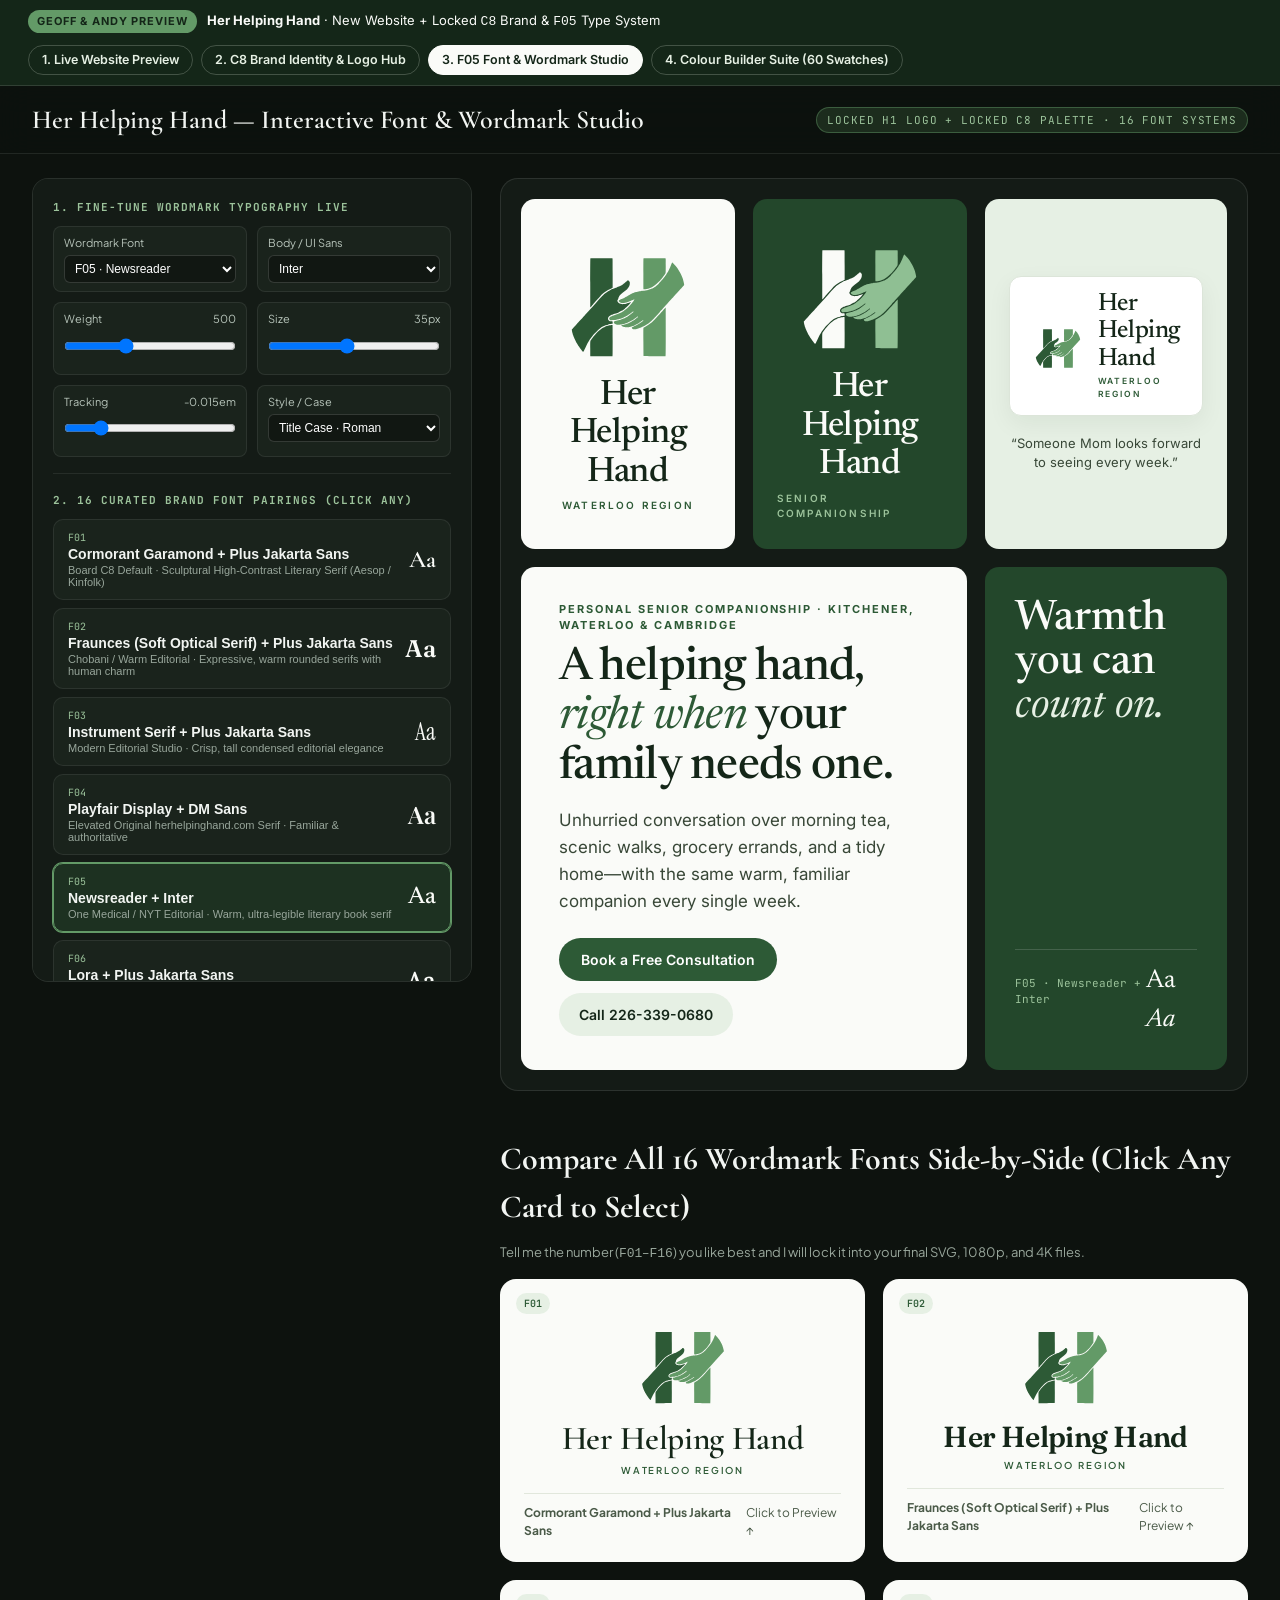
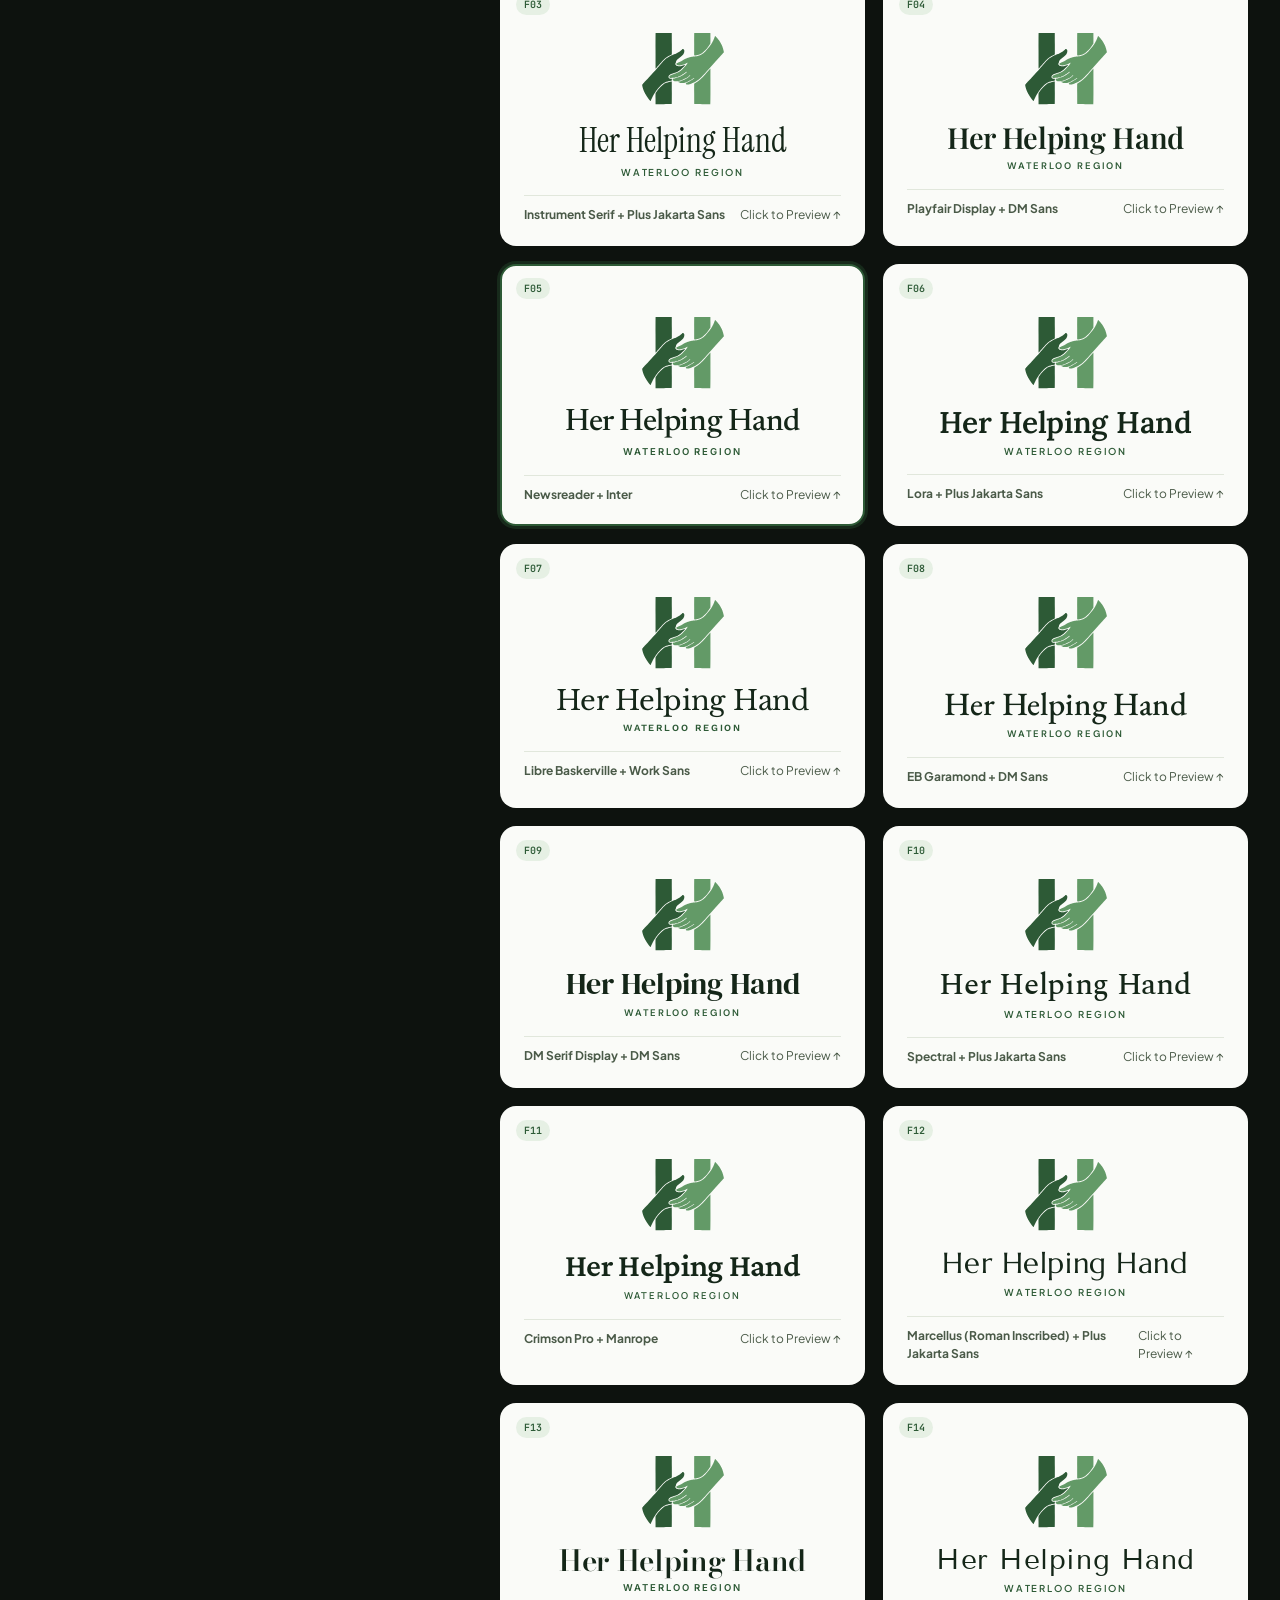
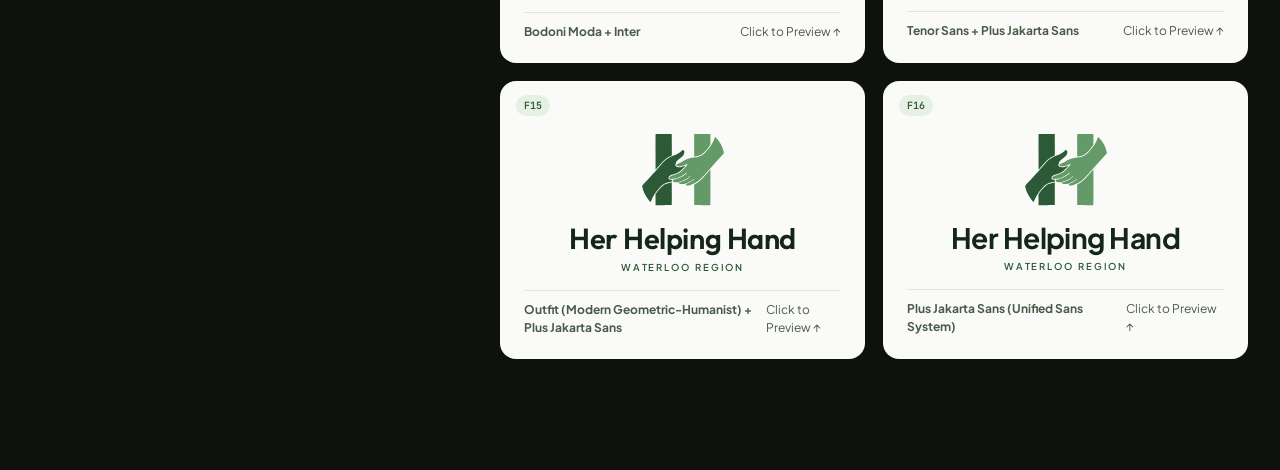
<file: fonts.html>
<!DOCTYPE html>
<html lang="en">
<head>
  <meta charset="UTF-8" />
  <meta name="viewport" content="width=device-width, initial-scale=1.0" />
  <title>Her Helping Hand — Interactive Font & Wordmark Studio (Locked H1 Logo + C8 Colours)</title>
  <link rel="preconnect" href="https://fonts.googleapis.com">
  <link rel="preconnect" href="https://fonts.gstatic.com" crossorigin>
  <link href="https://fonts.googleapis.com/css2?family=Cormorant+Garamond:ital,wght@0,400;0,500;0,600;0,700;1,400;1,600&family=Instrument+Serif:ital@0;1&family=Fraunces:ital,opsz,wght@0,9..144,400;0,9..144,500;0,9..144,600;0,9..144,700;1,9..144,400;1,9..144,600&family=Playfair+Display:ital,wght@0,400;0,500;0,600;0,700;1,400;1,600&family=Newsreader:ital,opsz,wght@0,6..72,400;0,6..72,500;0,6..72,600;1,6..72,400&family=Lora:ital,wght@0,400;0,500;0,600;1,400&family=Libre+Baskerville:ital,wght@0,400;0,700;1,400&family=EB+Garamond:ital,wght@0,400;0,500;0,600;1,400&family=DM+Serif+Display:ital@0;1&family=Bodoni+Moda:ital,opsz,wght@0,6..96,400;0,6..96,600;1,6..96,400&family=Crimson+Pro:ital,wght@0,400;0,500;0,600;1,400&family=Spectral:ital,wght@0,400;0,500;0,600;1,400&family=Marcellus&family=Tenor+Sans&family=Plus+Jakarta+Sans:wght@400;500;600;700&family=DM+Sans:wght@400;500;600;700&family=Inter:wght@400;500;600;700&family=Outfit:wght@400;500;600;700&family=Work+Sans:wght@400;500;600&family=Manrope:wght@400;500;600;700&family=JetBrains+Mono:wght@400;500&display=swap" rel="stylesheet">
  <style>
    :root {
      --olive: #2D5A36;
      --sage: #639A67;
      --paper: #FAFBF8;
      --meadow: #E6F0E4;
      --dark-olive: #23472B;
      --ink: #142618;

      --wordmark-font: 'Cormorant Garamond', Georgia, serif;
      --wordmark-weight: 600;
      --wordmark-tracking: -0.01em;
      --wordmark-size: 38px;
      --wordmark-style: normal;

      --heading-font: 'Cormorant Garamond', Georgia, serif;
      --body-font: 'Plus Jakarta Sans', -apple-system, sans-serif;
    }

    * { box-sizing: border-box; margin: 0; padding: 0; }
    body {
      background: #0d120e;
      color: #f2f5f2;
      font-family: 'Plus Jakarta Sans', -apple-system, sans-serif;
      line-height: 1.5;
      padding-bottom: 88px;
    }

    header {
      position: sticky;
      top: 0;
      z-index: 50;
      background: rgba(13, 18, 14, 0.92);
      backdrop-filter: blur(16px);
      border-bottom: 1px solid rgba(255,255,255,0.09);
      padding: 14px 32px;
      display: flex;
      flex-wrap: wrap;
      align-items: center;
      justify-content: space-between;
      gap: 14px;
    }

    header h1 {
      font-family: 'Cormorant Garamond', Georgia, serif;
      font-size: 26px;
      font-weight: 600;
    }

    .badge {
      font-family: 'JetBrains Mono', monospace;
      font-size: 11px;
      text-transform: uppercase;
      letter-spacing: 0.08em;
      padding: 4px 10px;
      border-radius: 999px;
      background: rgba(99, 154, 103, 0.2);
      color: #9CC39B;
      border: 1px solid rgba(99, 154, 103, 0.45);
    }

    .container {
      max-width: 1580px;
      margin: 0 auto;
      padding: 24px 32px;
    }

    .studio-grid {
      display: grid;
      grid-template-columns: 440px 1fr;
      gap: 28px;
      align-items: start;
    }

    @media (max-width: 1120px) {
      .studio-grid { grid-template-columns: 1fr; }
    }

    .sidebar {
      background: #141b16;
      border: 1px solid rgba(255,255,255,0.09);
      border-radius: 16px;
      padding: 20px;
      position: sticky;
      top: 76px;
      max-height: calc(100vh - 96px);
      overflow-y: auto;
    }

    .sidebar h2 {
      font-family: 'JetBrains Mono', monospace;
      font-size: 11px;
      text-transform: uppercase;
      letter-spacing: 0.09em;
      color: #9CC39B;
      margin-bottom: 10px;
    }

    .control-group {
      display: grid;
      grid-template-columns: 1fr 1fr;
      gap: 10px;
      margin-bottom: 18px;
      padding-bottom: 16px;
      border-bottom: 1px solid rgba(255,255,255,0.08);
    }

    .ctrl-box {
      background: #1a231c;
      border: 1px solid rgba(255,255,255,0.08);
      border-radius: 8px;
      padding: 8px 10px;
    }

    .ctrl-box label {
      display: flex;
      justify-content: space-between;
      font-size: 11px;
      color: #b7c4ba;
      margin-bottom: 4px;
    }

    .ctrl-box select, .ctrl-box input[type="range"] {
      width: 100%;
      background: #111712;
      color: #fff;
      border: 1px solid rgba(255,255,255,0.15);
      border-radius: 6px;
      padding: 5px 6px;
      font-size: 12px;
    }

    .pairing-list {
      display: flex;
      flex-direction: column;
      gap: 8px;
    }

    .pairing-btn {
      background: #1a231c;
      border: 1px solid rgba(255,255,255,0.08);
      border-radius: 10px;
      padding: 11px 14px;
      color: #f2f5f2;
      text-align: left;
      cursor: pointer;
      transition: all 0.14s ease;
      display: flex;
      justify-content: space-between;
      align-items: center;
      gap: 12px;
    }

    .pairing-btn:hover {
      border-color: rgba(156, 195, 155, 0.5);
      transform: translateX(2px);
    }

    .pairing-btn.active {
      background: rgba(45, 90, 54, 0.36);
      border-color: #639A67;
      box-shadow: 0 0 0 1px #639A67;
    }

    .pairing-meta {
      display: flex;
      flex-direction: column;
      gap: 2px;
    }

    .pairing-id {
      font-family: 'JetBrains Mono', monospace;
      font-size: 10px;
      color: #9CC39B;
    }

    .pairing-title {
      font-size: 14px;
      font-weight: 600;
    }

    .pairing-vibe {
      font-size: 11px;
      color: #98a69b;
    }

    .pairing-sample {
      font-size: 24px;
      color: #FAFBF8;
      white-space: nowrap;
      flex-shrink: 0;
    }

    /* Right Panel: Live Bento Stage */
    .live-stage {
      display: grid;
      grid-template-columns: repeat(3, 1fr);
      gap: 18px;
      background: #141b16;
      border: 1px solid rgba(255,255,255,0.1);
      border-radius: 18px;
      padding: 20px;
    }

    @media (max-width: 960px) {
      .live-stage { grid-template-columns: 1fr; }
    }

    .stage-tile {
      border-radius: 14px;
      padding: 28px 24px;
      min-height: 270px;
      display: flex;
      flex-direction: column;
      align-items: center;
      justify-content: center;
      position: relative;
    }

    .tile-paper {
      background: var(--paper);
      color: var(--ink);
    }

    .tile-meadow {
      background: var(--meadow);
      color: var(--ink);
    }

    .tile-dark {
      background: var(--dark-olive);
      color: var(--paper);
    }

    .mark-box {
      width: 132px;
      height: 132px;
      margin-bottom: 10px;
    }

    .mark-box svg {
      width: 100%;
      height: 100%;
      display: block;
    }

    .live-wordmark {
      font-family: var(--wordmark-font);
      font-weight: var(--wordmark-weight);
      font-size: var(--wordmark-size);
      letter-spacing: var(--wordmark-tracking);
      font-style: var(--wordmark-style);
      line-height: 1.1;
      text-align: center;
    }

    .live-subhead {
      font-family: var(--body-font);
      font-size: 10px;
      font-weight: 600;
      text-transform: uppercase;
      letter-spacing: 0.22em;
      color: var(--olive);
      margin-top: 6px;
    }

    /* Horizontal Navbar Tile */
    .horiz-lockup {
      display: flex;
      align-items: center;
      gap: 14px;
      background: #FFFFFF;
      padding: 14px 22px;
      border-radius: 12px;
      border: 1px solid #DCE5D9;
      box-shadow: 0 8px 24px rgba(20, 38, 24, 0.06);
      margin-bottom: 18px;
    }

    .horiz-mark {
      width: 52px;
      height: 52px;
      flex-shrink: 0;
    }

    .horiz-mark svg { width: 100%; height: 100%; display: block; }

    /* All 16 Wordmark Comparison Grid Below */
    .grid-section-title {
      margin: 44px 0 16px;
      display: flex;
      justify-content: space-between;
      align-items: baseline;
      flex-wrap: wrap;
      gap: 12px;
    }

    .grid-section-title h2 {
      font-family: 'Cormorant Garamond', Georgia, serif;
      font-size: 32px;
    }

    .comparison-grid {
      display: grid;
      grid-template-columns: repeat(auto-fill, minmax(340px, 1fr));
      gap: 18px;
    }

    .comp-card {
      background: var(--paper);
      color: var(--ink);
      border-radius: 16px;
      padding: 26px 22px 20px;
      display: flex;
      flex-direction: column;
      align-items: center;
      border: 2px solid transparent;
      cursor: pointer;
      transition: all 0.16s ease;
      position: relative;
    }

    .comp-card:hover {
      transform: translateY(-3px);
      border-color: var(--sage);
    }

    .comp-card.active {
      border-color: var(--olive);
      box-shadow: 0 0 0 3px rgba(45, 90, 54, 0.35);
    }

    .comp-tag {
      position: absolute;
      top: 12px;
      left: 14px;
      font-family: 'JetBrains Mono', monospace;
      font-size: 10px;
      font-weight: 600;
      padding: 3px 8px;
      border-radius: 999px;
      background: var(--meadow);
      color: var(--olive);
    }

    .comp-mark {
      width: 96px;
      height: 96px;
      margin: 8px 0 10px;
    }

    .comp-mark svg { width: 100%; height: 100%; display: block; }

    .comp-meta {
      width: 100%;
      border-top: 1px solid #E1E7DC;
      margin-top: 16px;
      padding-top: 10px;
      display: flex;
      justify-content: space-between;
      align-items: center;
      font-size: 12px;
      color: #4A5A48;
    }
  
    .exec-preview-bar {
      background: #142618;
      color: #FAFBF8;
      padding: 10px 28px;
      font-size: 13px;
      font-family: 'Inter', -apple-system, sans-serif;
      display: flex;
      flex-wrap: wrap;
      align-items: center;
      justify-content: space-between;
      gap: 12px;
      border-bottom: 1px solid rgba(255,255,255,0.12);
    }
    .exec-left { display: flex; align-items: center; gap: 10px; flex-wrap: wrap; }
    .exec-badge {
      background: #639A67;
      color: #142618;
      font-weight: 700;
      font-size: 11px;
      text-transform: uppercase;
      letter-spacing: 0.08em;
      padding: 3px 9px;
      border-radius: 999px;
    }
    .exec-tabs { display: flex; align-items: center; gap: 8px; flex-wrap: wrap; }
    .exec-tab {
      color: #E6F0E4;
      text-decoration: none;
      padding: 5px 13px;
      border-radius: 999px;
      font-size: 12.5px;
      font-weight: 600;
      border: 1px solid rgba(230, 240, 228, 0.22);
    }
    .exec-tab.active {
      background: #FAFBF8;
      color: #142618;
      border-color: #FAFBF8;
    }

  </style>
</head>
<body>

  <div class="exec-preview-bar">
    <div class="exec-left">
      <span class="exec-badge">Geoff &amp; Andy Preview</span>
      <span><strong>Her Helping Hand</strong> · New Website + Locked <code>C8</code> Brand &amp; <code>F05</code> Type System</span>
    </div>
    <div class="exec-tabs">
      <a class="exec-tab " href="index.html">1. Live Website Preview</a>
      <a class="exec-tab " href="brand.html">2. C8 Brand Identity &amp; Logo Hub</a>
      <a class="exec-tab active" href="fonts.html">3. F05 Font &amp; Wordmark Studio</a>
      <a class="exec-tab " href="colors.html">4. Colour Builder Suite (60 Swatches)</a>
    </div>
  </div>


  <header>
    <div>
      <h1>Her Helping Hand — Interactive Font &amp; Wordmark Studio</h1>
    </div>
    <span class="badge">Locked H1 Logo + Locked C8 Palette · 16 Font Systems</span>
  </header>

  <div class="container">
    <div class="studio-grid">
      <aside class="sidebar">
        <h2>1. Fine-Tune Wordmark Typography Live</h2>
        <div class="control-group">
          <div class="ctrl-box">
            <label>Wordmark Font</label>
            <select id="selWordmarkFont"></select>
          </div>
          <div class="ctrl-box">
            <label>Body / UI Sans</label>
            <select id="selBodyFont">
              <option value="'Plus Jakarta Sans'">Plus Jakarta Sans</option>
              <option value="'DM Sans'">DM Sans</option>
              <option value="'Outfit'">Outfit</option>
              <option value="'Manrope'">Manrope</option>
              <option value="'Inter'">Inter</option>
              <option value="'Work Sans'">Work Sans</option>
            </select>
          </div>
          <div class="ctrl-box">
            <label>Weight <span id="valWeight">600</span></label>
            <input type="range" id="rngWeight" min="400" max="700" step="100" value="600" />
          </div>
          <div class="ctrl-box">
            <label>Size <span id="valSize">36px</span></label>
            <input type="range" id="rngSize" min="26" max="46" step="1" value="36" />
          </div>
          <div class="ctrl-box">
            <label>Tracking <span id="valTrack">-0.01em</span></label>
            <input type="range" id="rngTrack" min="-0.04" max="0.12" step="0.005" value="-0.01" />
          </div>
          <div class="ctrl-box">
            <label>Style / Case</label>
            <select id="selCase">
              <option value="title-normal">Title Case · Roman</option>
              <option value="title-italic">Title Case · Italic</option>
              <option value="upper-normal">UPPERCASE · Tracked</option>
            </select>
          </div>
        </div>

        <h2>2. 16 Curated Brand Font Pairings (Click Any)</h2>
        <div class="pairing-list" id="pairingList"></div>
      </aside>

      <main>
        <div class="live-stage">
          <!-- Tile 1: Stacked Logo on Warm Cotton Paper -->
          <div class="stage-tile tile-paper">
            <div class="mark-box"><svg xmlns="http://www.w3.org/2000/svg" viewBox="1419 254 1290 1290" width="1080" height="1080">
  <title>Her Helping Hand — H1 Linked Hands Mark (Two-Tone Color)</title>
  <g transform="translate(0.000000,2304.000000) scale(0.100000,-0.100000)">
    <g id="left-hand-pillar" fill="#2D5A36"><path d="M16962 18208 c-9 -9 -12 -553 -12 -2385 0 -2213 1 -2374 17 -2380 12
-5 24 4 42 28 14 19 60 70 102 114 69 72 388 439 482 553 21 26 71 83 111 127
40 44 113 127 163 185 235 273 513 498 823 669 115 63 350 181 361 181 5 0 27
11 49 25 l40 25 0 1423 c0 1093 -3 1426 -12 1435 -17 17 -2149 17 -2166 0z"/><path d="M20594 16060 c-12 -4 -79 -66 -150 -137 -105 -104 -228 -203 -289
-233 -5 -3 -35 -22 -66 -42 -56 -37 -275 -151 -339 -177 -38 -15 -113 -47
-145 -61 -11 -5 -45 -19 -75 -30 -30 -12 -64 -26 -75 -30 -88 -37 -123 -52
-140 -60 -88 -39 -116 -50 -129 -50 -8 0 -17 -4 -20 -9 -3 -5 -17 -12 -30 -15
-24 -6 -144 -57 -179 -77 -10 -5 -44 -24 -75 -40 -89 -48 -270 -158 -352 -215
-312 -213 -418 -320 -1044 -1049 -128 -148 -349 -397 -492 -553 -142 -156
-313 -343 -378 -415 -66 -73 -171 -189 -235 -258 -115 -124 -306 -334 -457
-501 -44 -47 -191 -209 -329 -358 -137 -150 -294 -322 -348 -381 l-99 -109 5
-48 c6 -60 25 -162 43 -232 30 -113 69 -238 85 -275 5 -11 16 -42 25 -70 22
-68 83 -212 171 -405 51 -111 66 -141 89 -180 11 -19 38 -66 59 -105 73 -135
194 -316 351 -525 129 -172 273 -340 291 -340 17 0 36 31 68 110 35 87 53 126
189 400 131 266 155 310 251 471 142 235 337 508 503 704 124 145 442 464 554
556 154 126 318 225 503 304 17 7 47 20 68 29 21 9 46 16 55 16 10 0 22 4 28
9 5 5 43 18 84 30 41 12 89 26 105 31 99 29 272 63 390 76 33 3 65 10 72 15
13 11 6 207 -9 225 -5 8 -48 11 -121 11 -102 -1 -117 2 -167 26 -63 30 -98 63
-129 122 -30 56 -29 168 1 226 28 54 112 139 169 169 123 66 151 77 464 182
159 52 264 90 330 118 67 28 317 153 348 175 21 14 40 25 42 25 8 0 143 96
239 169 198 151 616 585 616 639 0 12 -4 22 -10 22 -5 0 -33 -11 -62 -24 -112
-50 -306 -116 -340 -116 -11 0 -27 -4 -36 -9 -21 -11 -128 -28 -269 -42 -101
-10 -159 -6 -287 21 -122 25 -253 125 -296 225 -33 78 -25 120 37 203 22 29
33 55 33 77 0 57 54 198 103 272 57 85 184 208 293 282 390 268 573 447 669
656 45 99 58 154 62 269 3 84 1 116 -11 141 -9 18 -16 37 -16 43 0 19 -85 105
-117 118 -37 16 -49 16 -79 4z"/><path d="M19025 11700 c-48 -7 -135 -24 -275 -54 -67 -14 -290 -86 -347 -112
-17 -8 -34 -14 -37 -14 -19 0 -214 -104 -289 -154 -300 -201 -765 -694 -1038
-1101 -98 -147 -89 -54 -89 -871 0 -649 2 -724 16 -739 15 -14 115 -15 1078
-13 883 3 1066 5 1079 17 16 12 17 131 17 1520 0 1159 -3 1510 -12 1519 -13
13 -26 13 -103 2z"/></g>
    <g id="right-hand-pillar" fill="#639A67"><path d="M22157 18206 c-12 -13 -14 -223 -15 -1499 -1 -1305 0 -1486 13 -1497
19 -16 196 -6 305 16 222 46 347 87 520 172 208 101 344 207 616 477 105 105
235 241 288 304 144 168 358 464 422 581 18 33 19 70 22 729 2 638 1 695 -14
712 -16 18 -57 19 -1080 19 -911 0 -1065 -2 -1077 -14z"/><path d="M24954 17812 c-10 -6 -34 -59 -69 -152 -15 -40 -82 -205 -95 -235 -5
-11 -19 -42 -30 -70 -82 -188 -221 -462 -281 -553 -16 -24 -29 -45 -29 -48 0
-3 -26 -44 -57 -92 -32 -48 -62 -95 -68 -104 -106 -176 -440 -574 -685 -818
-81 -81 -237 -219 -325 -287 -45 -34 -218 -141 -250 -153 -11 -4 -45 -19 -75
-33 -57 -26 -292 -104 -390 -130 -90 -24 -421 -77 -480 -77 -35 0 -172 -22
-280 -45 -36 -8 -78 -16 -95 -18 -30 -4 -89 -18 -180 -42 -27 -8 -79 -21 -115
-30 -85 -22 -172 -49 -240 -75 -30 -12 -67 -25 -81 -30 -27 -8 -261 -122 -289
-140 -40 -26 -307 -183 -325 -191 -11 -5 -36 -19 -55 -31 -19 -11 -85 -47
-147 -79 -103 -53 -155 -76 -363 -162 -41 -17 -82 -36 -90 -42 -8 -6 -32 -20
-53 -30 -21 -11 -47 -30 -59 -42 -29 -31 -18 -79 31 -134 43 -48 77 -68 162
-93 76 -22 306 -22 409 0 91 19 174 43 217 61 17 7 36 13 42 13 6 0 25 6 43
14 18 8 52 21 76 30 144 55 165 63 250 105 34 17 67 31 73 31 6 0 51 20 101
45 50 25 95 45 99 45 5 0 9 -7 9 -15 0 -16 -45 -101 -66 -126 -8 -8 -14 -19
-14 -23 0 -14 -156 -214 -271 -346 -120 -138 -333 -353 -449 -451 -71 -61
-197 -156 -275 -209 -96 -64 -291 -165 -440 -226 -16 -6 -46 -19 -65 -27 -66
-28 -135 -52 -450 -155 -158 -52 -214 -77 -307 -139 -134 -89 -162 -216 -64
-290 l43 -33 136 0 c75 0 184 7 242 15 177 26 293 46 335 57 22 6 58 15 80 19
62 13 157 36 190 48 17 5 59 19 95 30 36 11 90 30 120 41 30 12 63 24 73 27
19 6 181 87 267 135 122 66 339 213 559 377 125 93 153 104 175 69 9 -14 3
-25 -29 -59 -56 -57 -396 -314 -533 -401 -80 -51 -296 -161 -401 -204 -47 -20
-101 -42 -119 -50 -18 -8 -39 -14 -47 -14 -8 0 -29 -6 -47 -14 -18 -8 -60 -22
-93 -31 -33 -9 -80 -23 -105 -31 -25 -8 -55 -14 -68 -14 -13 0 -33 -5 -44 -11
-11 -6 -44 -15 -72 -19 -182 -28 -279 -57 -323 -95 -34 -29 -37 -36 -36 -82 1
-101 71 -168 238 -229 68 -25 301 -25 430 0 145 28 237 48 280 61 22 7 67 21
100 31 33 9 92 28 130 41 39 14 84 28 100 33 90 24 378 164 515 251 8 5 24 14
35 19 50 26 271 180 328 230 23 20 71 58 105 83 52 38 67 45 83 37 31 -17 22
-44 -33 -97 -81 -75 -409 -313 -478 -346 -8 -4 -31 -17 -50 -28 -69 -42 -260
-138 -347 -175 -138 -57 -144 -60 -208 -79 -33 -10 -76 -23 -95 -30 -93 -34
-258 -75 -298 -75 -43 0 -102 -25 -102 -44 0 -38 130 -105 289 -148 64 -18
106 -21 266 -22 155 -1 205 3 270 18 86 21 241 69 290 91 17 7 66 28 110 46
103 43 335 161 410 209 17 11 39 24 50 30 52 28 215 136 315 210 42 30 85 61
98 68 40 22 69 11 56 -23 -6 -16 -112 -100 -204 -161 -25 -17 -74 -51 -110
-75 -36 -25 -112 -73 -170 -108 -58 -34 -112 -67 -120 -72 -15 -9 -206 -103
-385 -190 -98 -47 -145 -80 -145 -100 0 -19 28 -64 57 -90 15 -14 47 -33 71
-43 56 -21 206 -22 281 0 31 9 81 23 111 31 73 21 108 33 285 103 83 33 98 39
205 88 81 38 270 130 290 142 309 181 432 271 640 462 74 68 221 218 326 334
105 115 240 262 300 327 60 65 136 150 169 190 33 39 98 113 145 162 47 50
118 129 158 175 39 47 138 158 220 247 81 89 201 221 267 293 66 73 215 236
331 364 116 127 248 274 294 326 45 52 142 158 214 235 72 78 196 215 276 305
79 91 181 203 225 250 44 47 119 130 168 184 99 112 98 107 68 256 -47 231
-94 399 -161 570 -12 30 -25 66 -30 80 -31 94 -168 370 -257 518 -152 254
-209 334 -406 570 -120 144 -274 312 -286 312 -3 0 -11 -4 -17 -8z"/><path d="M24266 13375 c-10 -15 -50 -63 -89 -107 -40 -45 -94 -107 -122 -139
-51 -59 -206 -228 -495 -544 -91 -99 -221 -242 -288 -317 -196 -218 -431 -416
-707 -598 -71 -47 -164 -100 -275 -157 -69 -36 -131 -72 -139 -81 -11 -14 -12
-239 -7 -1387 5 -954 10 -1373 18 -1382 8 -11 214 -13 1074 -13 l1064 0 15 23
c13 21 15 281 13 2373 l-3 2349 -21 3 c-14 2 -27 -6 -38 -23z"/></g>
  </g>
</svg></div>
            <div class="live-wordmark" id="wmPaper">Her Helping Hand</div>
            <div class="live-subhead">Waterloo Region</div>
          </div>

          <!-- Tile 2: Inverse Stacked Logo on Dark Heritage Olive -->
          <div class="stage-tile tile-dark">
            <div class="mark-box"><svg xmlns="http://www.w3.org/2000/svg" viewBox="1419 254 1290 1290" width="1080" height="1080">
  <title>Her Helping Hand — H1 Linked Hands Mark (Inverse Light)</title>
  <g transform="translate(0.000000,2304.000000) scale(0.100000,-0.100000)">
    <g id="left-hand-pillar" fill="#FAFBF8"><path d="M16962 18208 c-9 -9 -12 -553 -12 -2385 0 -2213 1 -2374 17 -2380 12
-5 24 4 42 28 14 19 60 70 102 114 69 72 388 439 482 553 21 26 71 83 111 127
40 44 113 127 163 185 235 273 513 498 823 669 115 63 350 181 361 181 5 0 27
11 49 25 l40 25 0 1423 c0 1093 -3 1426 -12 1435 -17 17 -2149 17 -2166 0z"/><path d="M20594 16060 c-12 -4 -79 -66 -150 -137 -105 -104 -228 -203 -289
-233 -5 -3 -35 -22 -66 -42 -56 -37 -275 -151 -339 -177 -38 -15 -113 -47
-145 -61 -11 -5 -45 -19 -75 -30 -30 -12 -64 -26 -75 -30 -88 -37 -123 -52
-140 -60 -88 -39 -116 -50 -129 -50 -8 0 -17 -4 -20 -9 -3 -5 -17 -12 -30 -15
-24 -6 -144 -57 -179 -77 -10 -5 -44 -24 -75 -40 -89 -48 -270 -158 -352 -215
-312 -213 -418 -320 -1044 -1049 -128 -148 -349 -397 -492 -553 -142 -156
-313 -343 -378 -415 -66 -73 -171 -189 -235 -258 -115 -124 -306 -334 -457
-501 -44 -47 -191 -209 -329 -358 -137 -150 -294 -322 -348 -381 l-99 -109 5
-48 c6 -60 25 -162 43 -232 30 -113 69 -238 85 -275 5 -11 16 -42 25 -70 22
-68 83 -212 171 -405 51 -111 66 -141 89 -180 11 -19 38 -66 59 -105 73 -135
194 -316 351 -525 129 -172 273 -340 291 -340 17 0 36 31 68 110 35 87 53 126
189 400 131 266 155 310 251 471 142 235 337 508 503 704 124 145 442 464 554
556 154 126 318 225 503 304 17 7 47 20 68 29 21 9 46 16 55 16 10 0 22 4 28
9 5 5 43 18 84 30 41 12 89 26 105 31 99 29 272 63 390 76 33 3 65 10 72 15
13 11 6 207 -9 225 -5 8 -48 11 -121 11 -102 -1 -117 2 -167 26 -63 30 -98 63
-129 122 -30 56 -29 168 1 226 28 54 112 139 169 169 123 66 151 77 464 182
159 52 264 90 330 118 67 28 317 153 348 175 21 14 40 25 42 25 8 0 143 96
239 169 198 151 616 585 616 639 0 12 -4 22 -10 22 -5 0 -33 -11 -62 -24 -112
-50 -306 -116 -340 -116 -11 0 -27 -4 -36 -9 -21 -11 -128 -28 -269 -42 -101
-10 -159 -6 -287 21 -122 25 -253 125 -296 225 -33 78 -25 120 37 203 22 29
33 55 33 77 0 57 54 198 103 272 57 85 184 208 293 282 390 268 573 447 669
656 45 99 58 154 62 269 3 84 1 116 -11 141 -9 18 -16 37 -16 43 0 19 -85 105
-117 118 -37 16 -49 16 -79 4z"/><path d="M19025 11700 c-48 -7 -135 -24 -275 -54 -67 -14 -290 -86 -347 -112
-17 -8 -34 -14 -37 -14 -19 0 -214 -104 -289 -154 -300 -201 -765 -694 -1038
-1101 -98 -147 -89 -54 -89 -871 0 -649 2 -724 16 -739 15 -14 115 -15 1078
-13 883 3 1066 5 1079 17 16 12 17 131 17 1520 0 1159 -3 1510 -12 1519 -13
13 -26 13 -103 2z"/></g>
    <g id="right-hand-pillar" fill="#8FBF93"><path d="M22157 18206 c-12 -13 -14 -223 -15 -1499 -1 -1305 0 -1486 13 -1497
19 -16 196 -6 305 16 222 46 347 87 520 172 208 101 344 207 616 477 105 105
235 241 288 304 144 168 358 464 422 581 18 33 19 70 22 729 2 638 1 695 -14
712 -16 18 -57 19 -1080 19 -911 0 -1065 -2 -1077 -14z"/><path d="M24954 17812 c-10 -6 -34 -59 -69 -152 -15 -40 -82 -205 -95 -235 -5
-11 -19 -42 -30 -70 -82 -188 -221 -462 -281 -553 -16 -24 -29 -45 -29 -48 0
-3 -26 -44 -57 -92 -32 -48 -62 -95 -68 -104 -106 -176 -440 -574 -685 -818
-81 -81 -237 -219 -325 -287 -45 -34 -218 -141 -250 -153 -11 -4 -45 -19 -75
-33 -57 -26 -292 -104 -390 -130 -90 -24 -421 -77 -480 -77 -35 0 -172 -22
-280 -45 -36 -8 -78 -16 -95 -18 -30 -4 -89 -18 -180 -42 -27 -8 -79 -21 -115
-30 -85 -22 -172 -49 -240 -75 -30 -12 -67 -25 -81 -30 -27 -8 -261 -122 -289
-140 -40 -26 -307 -183 -325 -191 -11 -5 -36 -19 -55 -31 -19 -11 -85 -47
-147 -79 -103 -53 -155 -76 -363 -162 -41 -17 -82 -36 -90 -42 -8 -6 -32 -20
-53 -30 -21 -11 -47 -30 -59 -42 -29 -31 -18 -79 31 -134 43 -48 77 -68 162
-93 76 -22 306 -22 409 0 91 19 174 43 217 61 17 7 36 13 42 13 6 0 25 6 43
14 18 8 52 21 76 30 144 55 165 63 250 105 34 17 67 31 73 31 6 0 51 20 101
45 50 25 95 45 99 45 5 0 9 -7 9 -15 0 -16 -45 -101 -66 -126 -8 -8 -14 -19
-14 -23 0 -14 -156 -214 -271 -346 -120 -138 -333 -353 -449 -451 -71 -61
-197 -156 -275 -209 -96 -64 -291 -165 -440 -226 -16 -6 -46 -19 -65 -27 -66
-28 -135 -52 -450 -155 -158 -52 -214 -77 -307 -139 -134 -89 -162 -216 -64
-290 l43 -33 136 0 c75 0 184 7 242 15 177 26 293 46 335 57 22 6 58 15 80 19
62 13 157 36 190 48 17 5 59 19 95 30 36 11 90 30 120 41 30 12 63 24 73 27
19 6 181 87 267 135 122 66 339 213 559 377 125 93 153 104 175 69 9 -14 3
-25 -29 -59 -56 -57 -396 -314 -533 -401 -80 -51 -296 -161 -401 -204 -47 -20
-101 -42 -119 -50 -18 -8 -39 -14 -47 -14 -8 0 -29 -6 -47 -14 -18 -8 -60 -22
-93 -31 -33 -9 -80 -23 -105 -31 -25 -8 -55 -14 -68 -14 -13 0 -33 -5 -44 -11
-11 -6 -44 -15 -72 -19 -182 -28 -279 -57 -323 -95 -34 -29 -37 -36 -36 -82 1
-101 71 -168 238 -229 68 -25 301 -25 430 0 145 28 237 48 280 61 22 7 67 21
100 31 33 9 92 28 130 41 39 14 84 28 100 33 90 24 378 164 515 251 8 5 24 14
35 19 50 26 271 180 328 230 23 20 71 58 105 83 52 38 67 45 83 37 31 -17 22
-44 -33 -97 -81 -75 -409 -313 -478 -346 -8 -4 -31 -17 -50 -28 -69 -42 -260
-138 -347 -175 -138 -57 -144 -60 -208 -79 -33 -10 -76 -23 -95 -30 -93 -34
-258 -75 -298 -75 -43 0 -102 -25 -102 -44 0 -38 130 -105 289 -148 64 -18
106 -21 266 -22 155 -1 205 3 270 18 86 21 241 69 290 91 17 7 66 28 110 46
103 43 335 161 410 209 17 11 39 24 50 30 52 28 215 136 315 210 42 30 85 61
98 68 40 22 69 11 56 -23 -6 -16 -112 -100 -204 -161 -25 -17 -74 -51 -110
-75 -36 -25 -112 -73 -170 -108 -58 -34 -112 -67 -120 -72 -15 -9 -206 -103
-385 -190 -98 -47 -145 -80 -145 -100 0 -19 28 -64 57 -90 15 -14 47 -33 71
-43 56 -21 206 -22 281 0 31 9 81 23 111 31 73 21 108 33 285 103 83 33 98 39
205 88 81 38 270 130 290 142 309 181 432 271 640 462 74 68 221 218 326 334
105 115 240 262 300 327 60 65 136 150 169 190 33 39 98 113 145 162 47 50
118 129 158 175 39 47 138 158 220 247 81 89 201 221 267 293 66 73 215 236
331 364 116 127 248 274 294 326 45 52 142 158 214 235 72 78 196 215 276 305
79 91 181 203 225 250 44 47 119 130 168 184 99 112 98 107 68 256 -47 231
-94 399 -161 570 -12 30 -25 66 -30 80 -31 94 -168 370 -257 518 -152 254
-209 334 -406 570 -120 144 -274 312 -286 312 -3 0 -11 -4 -17 -8z"/><path d="M24266 13375 c-10 -15 -50 -63 -89 -107 -40 -45 -94 -107 -122 -139
-51 -59 -206 -228 -495 -544 -91 -99 -221 -242 -288 -317 -196 -218 -431 -416
-707 -598 -71 -47 -164 -100 -275 -157 -69 -36 -131 -72 -139 -81 -11 -14 -12
-239 -7 -1387 5 -954 10 -1373 18 -1382 8 -11 214 -13 1074 -13 l1064 0 15 23
c13 21 15 281 13 2373 l-3 2349 -21 3 c-14 2 -27 -6 -38 -23z"/></g>
  </g>
</svg></div>
            <div class="live-wordmark" id="wmDark" style="color: var(--paper);">Her Helping Hand</div>
            <div class="live-subhead" style="color: #9CC39B;">Senior Companionship</div>
          </div>

          <!-- Tile 3: Horizontal Navbar Lockup + Tagline Card -->
          <div class="stage-tile tile-meadow">
            <div class="horiz-lockup">
              <div class="horiz-mark"><svg xmlns="http://www.w3.org/2000/svg" viewBox="1419 254 1290 1290" width="1080" height="1080">
  <title>Her Helping Hand — H1 Linked Hands Mark (Two-Tone Color)</title>
  <g transform="translate(0.000000,2304.000000) scale(0.100000,-0.100000)">
    <g id="left-hand-pillar" fill="#2D5A36"><path d="M16962 18208 c-9 -9 -12 -553 -12 -2385 0 -2213 1 -2374 17 -2380 12
-5 24 4 42 28 14 19 60 70 102 114 69 72 388 439 482 553 21 26 71 83 111 127
40 44 113 127 163 185 235 273 513 498 823 669 115 63 350 181 361 181 5 0 27
11 49 25 l40 25 0 1423 c0 1093 -3 1426 -12 1435 -17 17 -2149 17 -2166 0z"/><path d="M20594 16060 c-12 -4 -79 -66 -150 -137 -105 -104 -228 -203 -289
-233 -5 -3 -35 -22 -66 -42 -56 -37 -275 -151 -339 -177 -38 -15 -113 -47
-145 -61 -11 -5 -45 -19 -75 -30 -30 -12 -64 -26 -75 -30 -88 -37 -123 -52
-140 -60 -88 -39 -116 -50 -129 -50 -8 0 -17 -4 -20 -9 -3 -5 -17 -12 -30 -15
-24 -6 -144 -57 -179 -77 -10 -5 -44 -24 -75 -40 -89 -48 -270 -158 -352 -215
-312 -213 -418 -320 -1044 -1049 -128 -148 -349 -397 -492 -553 -142 -156
-313 -343 -378 -415 -66 -73 -171 -189 -235 -258 -115 -124 -306 -334 -457
-501 -44 -47 -191 -209 -329 -358 -137 -150 -294 -322 -348 -381 l-99 -109 5
-48 c6 -60 25 -162 43 -232 30 -113 69 -238 85 -275 5 -11 16 -42 25 -70 22
-68 83 -212 171 -405 51 -111 66 -141 89 -180 11 -19 38 -66 59 -105 73 -135
194 -316 351 -525 129 -172 273 -340 291 -340 17 0 36 31 68 110 35 87 53 126
189 400 131 266 155 310 251 471 142 235 337 508 503 704 124 145 442 464 554
556 154 126 318 225 503 304 17 7 47 20 68 29 21 9 46 16 55 16 10 0 22 4 28
9 5 5 43 18 84 30 41 12 89 26 105 31 99 29 272 63 390 76 33 3 65 10 72 15
13 11 6 207 -9 225 -5 8 -48 11 -121 11 -102 -1 -117 2 -167 26 -63 30 -98 63
-129 122 -30 56 -29 168 1 226 28 54 112 139 169 169 123 66 151 77 464 182
159 52 264 90 330 118 67 28 317 153 348 175 21 14 40 25 42 25 8 0 143 96
239 169 198 151 616 585 616 639 0 12 -4 22 -10 22 -5 0 -33 -11 -62 -24 -112
-50 -306 -116 -340 -116 -11 0 -27 -4 -36 -9 -21 -11 -128 -28 -269 -42 -101
-10 -159 -6 -287 21 -122 25 -253 125 -296 225 -33 78 -25 120 37 203 22 29
33 55 33 77 0 57 54 198 103 272 57 85 184 208 293 282 390 268 573 447 669
656 45 99 58 154 62 269 3 84 1 116 -11 141 -9 18 -16 37 -16 43 0 19 -85 105
-117 118 -37 16 -49 16 -79 4z"/><path d="M19025 11700 c-48 -7 -135 -24 -275 -54 -67 -14 -290 -86 -347 -112
-17 -8 -34 -14 -37 -14 -19 0 -214 -104 -289 -154 -300 -201 -765 -694 -1038
-1101 -98 -147 -89 -54 -89 -871 0 -649 2 -724 16 -739 15 -14 115 -15 1078
-13 883 3 1066 5 1079 17 16 12 17 131 17 1520 0 1159 -3 1510 -12 1519 -13
13 -26 13 -103 2z"/></g>
    <g id="right-hand-pillar" fill="#639A67"><path d="M22157 18206 c-12 -13 -14 -223 -15 -1499 -1 -1305 0 -1486 13 -1497
19 -16 196 -6 305 16 222 46 347 87 520 172 208 101 344 207 616 477 105 105
235 241 288 304 144 168 358 464 422 581 18 33 19 70 22 729 2 638 1 695 -14
712 -16 18 -57 19 -1080 19 -911 0 -1065 -2 -1077 -14z"/><path d="M24954 17812 c-10 -6 -34 -59 -69 -152 -15 -40 -82 -205 -95 -235 -5
-11 -19 -42 -30 -70 -82 -188 -221 -462 -281 -553 -16 -24 -29 -45 -29 -48 0
-3 -26 -44 -57 -92 -32 -48 -62 -95 -68 -104 -106 -176 -440 -574 -685 -818
-81 -81 -237 -219 -325 -287 -45 -34 -218 -141 -250 -153 -11 -4 -45 -19 -75
-33 -57 -26 -292 -104 -390 -130 -90 -24 -421 -77 -480 -77 -35 0 -172 -22
-280 -45 -36 -8 -78 -16 -95 -18 -30 -4 -89 -18 -180 -42 -27 -8 -79 -21 -115
-30 -85 -22 -172 -49 -240 -75 -30 -12 -67 -25 -81 -30 -27 -8 -261 -122 -289
-140 -40 -26 -307 -183 -325 -191 -11 -5 -36 -19 -55 -31 -19 -11 -85 -47
-147 -79 -103 -53 -155 -76 -363 -162 -41 -17 -82 -36 -90 -42 -8 -6 -32 -20
-53 -30 -21 -11 -47 -30 -59 -42 -29 -31 -18 -79 31 -134 43 -48 77 -68 162
-93 76 -22 306 -22 409 0 91 19 174 43 217 61 17 7 36 13 42 13 6 0 25 6 43
14 18 8 52 21 76 30 144 55 165 63 250 105 34 17 67 31 73 31 6 0 51 20 101
45 50 25 95 45 99 45 5 0 9 -7 9 -15 0 -16 -45 -101 -66 -126 -8 -8 -14 -19
-14 -23 0 -14 -156 -214 -271 -346 -120 -138 -333 -353 -449 -451 -71 -61
-197 -156 -275 -209 -96 -64 -291 -165 -440 -226 -16 -6 -46 -19 -65 -27 -66
-28 -135 -52 -450 -155 -158 -52 -214 -77 -307 -139 -134 -89 -162 -216 -64
-290 l43 -33 136 0 c75 0 184 7 242 15 177 26 293 46 335 57 22 6 58 15 80 19
62 13 157 36 190 48 17 5 59 19 95 30 36 11 90 30 120 41 30 12 63 24 73 27
19 6 181 87 267 135 122 66 339 213 559 377 125 93 153 104 175 69 9 -14 3
-25 -29 -59 -56 -57 -396 -314 -533 -401 -80 -51 -296 -161 -401 -204 -47 -20
-101 -42 -119 -50 -18 -8 -39 -14 -47 -14 -8 0 -29 -6 -47 -14 -18 -8 -60 -22
-93 -31 -33 -9 -80 -23 -105 -31 -25 -8 -55 -14 -68 -14 -13 0 -33 -5 -44 -11
-11 -6 -44 -15 -72 -19 -182 -28 -279 -57 -323 -95 -34 -29 -37 -36 -36 -82 1
-101 71 -168 238 -229 68 -25 301 -25 430 0 145 28 237 48 280 61 22 7 67 21
100 31 33 9 92 28 130 41 39 14 84 28 100 33 90 24 378 164 515 251 8 5 24 14
35 19 50 26 271 180 328 230 23 20 71 58 105 83 52 38 67 45 83 37 31 -17 22
-44 -33 -97 -81 -75 -409 -313 -478 -346 -8 -4 -31 -17 -50 -28 -69 -42 -260
-138 -347 -175 -138 -57 -144 -60 -208 -79 -33 -10 -76 -23 -95 -30 -93 -34
-258 -75 -298 -75 -43 0 -102 -25 -102 -44 0 -38 130 -105 289 -148 64 -18
106 -21 266 -22 155 -1 205 3 270 18 86 21 241 69 290 91 17 7 66 28 110 46
103 43 335 161 410 209 17 11 39 24 50 30 52 28 215 136 315 210 42 30 85 61
98 68 40 22 69 11 56 -23 -6 -16 -112 -100 -204 -161 -25 -17 -74 -51 -110
-75 -36 -25 -112 -73 -170 -108 -58 -34 -112 -67 -120 -72 -15 -9 -206 -103
-385 -190 -98 -47 -145 -80 -145 -100 0 -19 28 -64 57 -90 15 -14 47 -33 71
-43 56 -21 206 -22 281 0 31 9 81 23 111 31 73 21 108 33 285 103 83 33 98 39
205 88 81 38 270 130 290 142 309 181 432 271 640 462 74 68 221 218 326 334
105 115 240 262 300 327 60 65 136 150 169 190 33 39 98 113 145 162 47 50
118 129 158 175 39 47 138 158 220 247 81 89 201 221 267 293 66 73 215 236
331 364 116 127 248 274 294 326 45 52 142 158 214 235 72 78 196 215 276 305
79 91 181 203 225 250 44 47 119 130 168 184 99 112 98 107 68 256 -47 231
-94 399 -161 570 -12 30 -25 66 -30 80 -31 94 -168 370 -257 518 -152 254
-209 334 -406 570 -120 144 -274 312 -286 312 -3 0 -11 -4 -17 -8z"/><path d="M24266 13375 c-10 -15 -50 -63 -89 -107 -40 -45 -94 -107 -122 -139
-51 -59 -206 -228 -495 -544 -91 -99 -221 -242 -288 -317 -196 -218 -431 -416
-707 -598 -71 -47 -164 -100 -275 -157 -69 -36 -131 -72 -139 -81 -11 -14 -12
-239 -7 -1387 5 -954 10 -1373 18 -1382 8 -11 214 -13 1074 -13 l1064 0 15 23
c13 21 15 281 13 2373 l-3 2349 -21 3 c-14 2 -27 -6 -38 -23z"/></g>
  </g>
</svg></div>
              <div>
                <div class="live-wordmark" style="font-size: 25px; text-align:left;">Her Helping Hand</div>
                <div class="live-subhead" style="font-size: 8.5px; margin-top:2px;">Waterloo Region</div>
              </div>
            </div>
            <p style="font-family: var(--body-font); font-size: 13px; color: #384737; text-align:center; max-width: 26ch;">
              “Someone Mom looks forward to seeing every week.”
            </p>
          </div>

          <!-- Tile 4: Live Website Hero Preview (Spans 2 columns) -->
          <div class="stage-tile tile-paper" style="grid-column: span 2; align-items: flex-start; text-align: left; padding: 34px 38px;">
            <div style="font-family: var(--body-font); font-size: 11px; font-weight: 700; text-transform: uppercase; letter-spacing: 0.18em; color: var(--olive); margin-bottom: 10px;">
              Personal Senior Companionship · Kitchener, Waterloo &amp; Cambridge
            </div>
            <h3 id="heroHeadline" style="font-family: var(--heading-font); font-weight: var(--wordmark-weight); font-size: 46px; line-height: 1.08; letter-spacing: var(--wordmark-tracking); color: var(--ink); margin-bottom: 14px;">
              A helping hand, <em style="font-weight: 400; color: var(--olive);">right when</em> your family needs one.
            </h3>
            <p style="font-family: var(--body-font); font-size: 17px; line-height: 1.6; color: #384737; max-width: 56ch; margin-bottom: 22px;">
              Unhurried conversation over morning tea, scenic walks, grocery errands, and a tidy home—with the same warm, familiar companion every single week.
            </p>
            <div style="display:flex; gap: 12px; flex-wrap: wrap;">
              <span style="font-family: var(--body-font); background: var(--olive); color: #fff; padding: 11px 22px; border-radius: 999px; font-size: 14px; font-weight: 600;">
                Book a Free Consultation
              </span>
              <span style="font-family: var(--body-font); background: var(--meadow); color: var(--ink); padding: 11px 20px; border-radius: 999px; font-size: 14px; font-weight: 600;">
                Call 226-339-0680
              </span>
            </div>
          </div>

          <!-- Tile 5: Statement Quote Card + Type Specimen -->
          <div class="stage-tile tile-dark" style="align-items: flex-start; justify-content: space-between; padding: 30px;">
            <div style="font-family: var(--heading-font); font-weight: var(--wordmark-weight); font-size: 42px; line-height: 1.05; color: var(--paper);">
              Warmth<br>you can<br><em style="color: var(--meadow); font-weight: 400;">count on.</em>
            </div>
            <div style="width: 100%; border-top: 1px solid rgba(255,255,255,0.15); padding-top: 12px; display:flex; justify-content:space-between; align-items:baseline;">
              <span id="specFontName" style="font-family: 'JetBrains Mono', monospace; font-size: 11px; color: #9CC39B;">Cormorant Garamond</span>
              <span style="font-family: var(--heading-font); font-size: 26px;">Aa <em>Aa</em></span>
            </div>
          </div>
        </div>

        <div class="grid-section-title">
          <h2>Compare All 16 Wordmark Fonts Side-by-Side (Click Any Card to Select)</h2>
          <p style="font-size: 13px; color: #98a69b;">Tell me the number (<code>F01</code>–<code>F16</code>) you like best and I will lock it into your final SVG, 1080p, and 4K files.</p>
        </div>

        <div class="comparison-grid" id="comparisonGrid"></div>
      </main>
    </div>
  </div>

  <script>
    const PAIRINGS = [
      {
        id: "F01",
        name: "Cormorant Garamond + Plus Jakarta Sans",
        serif: "'Cormorant Garamond'",
        sans: "'Plus Jakarta Sans'",
        weight: 600,
        tracking: "-0.01em",
        size: 38,
        vibe: "Board C8 Default · Sculptural High-Contrast Literary Serif (Aesop / Kinfolk)"
      },
      {
        id: "F02",
        name: "Fraunces (Soft Optical Serif) + Plus Jakarta Sans",
        serif: "'Fraunces'",
        sans: "'Plus Jakarta Sans'",
        weight: 600,
        tracking: "-0.02em",
        size: 33,
        vibe: "Chobani / Warm Editorial · Expressive, warm rounded serifs with human charm"
      },
      {
        id: "F03",
        name: "Instrument Serif + Plus Jakarta Sans",
        serif: "'Instrument Serif'",
        sans: "'Plus Jakarta Sans'",
        weight: 400,
        tracking: "0em",
        size: 39,
        vibe: "Modern Editorial Studio · Crisp, tall condensed editorial elegance"
      },
      {
        id: "F04",
        name: "Playfair Display + DM Sans",
        serif: "'Playfair Display'",
        sans: "'DM Sans'",
        weight: 600,
        tracking: "-0.01em",
        size: 33,
        vibe: "Elevated Original herhelpinghand.com Serif · Familiar & authoritative"
      },
      {
        id: "F05",
        name: "Newsreader + Inter",
        serif: "'Newsreader'",
        sans: "'Inter'",
        weight: 500,
        tracking: "-0.015em",
        size: 35,
        vibe: "One Medical / NYT Editorial · Warm, ultra-legible literary book serif"
      },
      {
        id: "F06",
        name: "Lora + Plus Jakarta Sans",
        serif: "'Lora'",
        sans: "'Plus Jakarta Sans'",
        weight: 600,
        tracking: "-0.01em",
        size: 34,
        vibe: "Calligraphic Warmth · Brush-inspired gentle curves, very approachable"
      },
      {
        id: "F07",
        name: "Libre Baskerville + Work Sans",
        serif: "'Libre Baskerville'",
        sans: "'Work Sans'",
        weight: 400,
        tracking: "-0.01em",
        size: 31,
        vibe: "Classic Heritage Trust · Traditional book proportion with wide openness"
      },
      {
        id: "F08",
        name: "EB Garamond + DM Sans",
        serif: "'EB Garamond'",
        sans: "'DM Sans'",
        weight: 500,
        tracking: "-0.005em",
        size: 37,
        vibe: "Timeless Literary Grace · Classic Renaissance proportions"
      },
      {
        id: "F09",
        name: "DM Serif Display + DM Sans",
        serif: "'DM Serif Display'",
        sans: "'DM Sans'",
        weight: 400,
        tracking: "0em",
        size: 34,
        vibe: "Bold Editorial Presence · High-contrast display headlines & wordmark"
      },
      {
        id: "F10",
        name: "Spectral + Plus Jakarta Sans",
        serif: "'Spectral'",
        sans: "'Plus Jakarta Sans'",
        weight: 500,
        tracking: "-0.01em",
        size: 35,
        vibe: "Crisp Screen Editorial · Designed by Production Type for clean reading"
      },
      {
        id: "F11",
        name: "Crimson Pro + Manrope",
        serif: "'Crimson Pro'",
        sans: "'Manrope'",
        weight: 600,
        tracking: "-0.01em",
        size: 37,
        vibe: "Warm Academic & Care Authority · Soft old-style serif proportions"
      },
      {
        id: "F12",
        name: "Marcellus (Roman Inscribed) + Plus Jakarta Sans",
        serif: "'Marcellus'",
        sans: "'Plus Jakarta Sans'",
        weight: 400,
        tracking: "0.02em",
        size: 33,
        vibe: "Flare-Serif Sanctuary · Subtle calligraphic flares between serif and sans"
      },
      {
        id: "F13",
        name: "Bodoni Moda + Inter",
        serif: "'Bodoni Moda'",
        sans: "'Inter'",
        weight: 600,
        tracking: "-0.01em",
        size: 33,
        vibe: "Luxury Magazine High-Contrast · Dramatic thick-thin architectural strokes"
      },
      {
        id: "F14",
        name: "Tenor Sans + Plus Jakarta Sans",
        serif: "'Tenor Sans'",
        sans: "'Plus Jakarta Sans'",
        weight: 400,
        tracking: "0.02em",
        size: 32,
        vibe: "Warm Humanist Sans-Serif · Clean engraved sans with calligraphic warmth"
      },
      {
        id: "F15",
        name: "Outfit (Modern Geometric-Humanist) + Plus Jakarta Sans",
        serif: "'Outfit'",
        sans: "'Plus Jakarta Sans'",
        weight: 600,
        tracking: "-0.015em",
        size: 33,
        vibe: "Modern All-Sans Care Brand · Friendly, clean, ultra-contemporary"
      },
      {
        id: "F16",
        name: "Plus Jakarta Sans (Unified Sans System)",
        serif: "'Plus Jakarta Sans'",
        sans: "'Plus Jakarta Sans'",
        weight: 700,
        tracking: "-0.02em",
        size: 32,
        vibe: "Swiss Modernist Clarity · Matches the geometric pillars of the H1 mark"
      }
    ];

    let activeId = "F01";

    const selWordmark = document.getElementById("selWordmarkFont");
    PAIRINGS.forEach(p => {
      const opt = document.createElement("option");
      opt.value = p.serif;
      opt.textContent = `${p.id} · ${p.serif.replace(/'/g, "")}`;
      selWordmark.appendChild(opt);
    });

    function applyPairing(p) {
      activeId = p.id;
      document.documentElement.style.setProperty("--wordmark-font", `${p.serif}, Georgia, serif`);
      document.documentElement.style.setProperty("--heading-font", `${p.serif}, Georgia, serif`);
      document.documentElement.style.setProperty("--body-font", `${p.sans}, -apple-system, sans-serif`);
      document.documentElement.style.setProperty("--wordmark-weight", p.weight);
      document.documentElement.style.setProperty("--wordmark-tracking", p.tracking);
      document.documentElement.style.setProperty("--wordmark-size", p.size + "px");

      selWordmark.value = p.serif;
      document.getElementById("selBodyFont").value = p.sans;
      document.getElementById("rngWeight").value = p.weight;
      document.getElementById("valWeight").textContent = p.weight;
      document.getElementById("rngSize").value = p.size;
      document.getElementById("valSize").textContent = p.size + "px";
      document.getElementById("rngTrack").value = parseFloat(p.tracking);
      document.getElementById("valTrack").textContent = p.tracking;
      document.getElementById("specFontName").textContent = `${p.id} · ${p.name}`;

      document.querySelectorAll(".pairing-btn").forEach(b => b.classList.toggle("active", b.dataset.id === p.id));
      document.querySelectorAll(".comp-card").forEach(c => c.classList.toggle("active", c.dataset.id === p.id));
    }

    const listEl = document.getElementById("pairingList");
    const gridEl = document.getElementById("comparisonGrid");

    PAIRINGS.forEach(p => {
      const btn = document.createElement("button");
      btn.className = "pairing-btn";
      btn.dataset.id = p.id;
      btn.innerHTML = `
        <div class="pairing-meta">
          <span class="pairing-id">${p.id}</span>
          <span class="pairing-title">${p.name}</span>
          <span class="pairing-vibe">${p.vibe}</span>
        </div>
        <span class="pairing-sample" style="font-family:${p.serif}; font-weight:${p.weight};">Aa</span>
      `;
      btn.addEventListener("click", () => applyPairing(p));
      listEl.appendChild(btn);

      const card = document.createElement("div");
      card.className = "comp-card";
      card.dataset.id = p.id;
      card.innerHTML = `
        <span class="comp-tag">${p.id}</span>
        <div class="comp-mark"><svg xmlns="http://www.w3.org/2000/svg" viewBox="1419 254 1290 1290" width="1080" height="1080">
  <title>Her Helping Hand — H1 Linked Hands Mark (Two-Tone Color)</title>
  <g transform="translate(0.000000,2304.000000) scale(0.100000,-0.100000)">
    <g id="left-hand-pillar" fill="#2D5A36"><path d="M16962 18208 c-9 -9 -12 -553 -12 -2385 0 -2213 1 -2374 17 -2380 12
-5 24 4 42 28 14 19 60 70 102 114 69 72 388 439 482 553 21 26 71 83 111 127
40 44 113 127 163 185 235 273 513 498 823 669 115 63 350 181 361 181 5 0 27
11 49 25 l40 25 0 1423 c0 1093 -3 1426 -12 1435 -17 17 -2149 17 -2166 0z"/><path d="M20594 16060 c-12 -4 -79 -66 -150 -137 -105 -104 -228 -203 -289
-233 -5 -3 -35 -22 -66 -42 -56 -37 -275 -151 -339 -177 -38 -15 -113 -47
-145 -61 -11 -5 -45 -19 -75 -30 -30 -12 -64 -26 -75 -30 -88 -37 -123 -52
-140 -60 -88 -39 -116 -50 -129 -50 -8 0 -17 -4 -20 -9 -3 -5 -17 -12 -30 -15
-24 -6 -144 -57 -179 -77 -10 -5 -44 -24 -75 -40 -89 -48 -270 -158 -352 -215
-312 -213 -418 -320 -1044 -1049 -128 -148 -349 -397 -492 -553 -142 -156
-313 -343 -378 -415 -66 -73 -171 -189 -235 -258 -115 -124 -306 -334 -457
-501 -44 -47 -191 -209 -329 -358 -137 -150 -294 -322 -348 -381 l-99 -109 5
-48 c6 -60 25 -162 43 -232 30 -113 69 -238 85 -275 5 -11 16 -42 25 -70 22
-68 83 -212 171 -405 51 -111 66 -141 89 -180 11 -19 38 -66 59 -105 73 -135
194 -316 351 -525 129 -172 273 -340 291 -340 17 0 36 31 68 110 35 87 53 126
189 400 131 266 155 310 251 471 142 235 337 508 503 704 124 145 442 464 554
556 154 126 318 225 503 304 17 7 47 20 68 29 21 9 46 16 55 16 10 0 22 4 28
9 5 5 43 18 84 30 41 12 89 26 105 31 99 29 272 63 390 76 33 3 65 10 72 15
13 11 6 207 -9 225 -5 8 -48 11 -121 11 -102 -1 -117 2 -167 26 -63 30 -98 63
-129 122 -30 56 -29 168 1 226 28 54 112 139 169 169 123 66 151 77 464 182
159 52 264 90 330 118 67 28 317 153 348 175 21 14 40 25 42 25 8 0 143 96
239 169 198 151 616 585 616 639 0 12 -4 22 -10 22 -5 0 -33 -11 -62 -24 -112
-50 -306 -116 -340 -116 -11 0 -27 -4 -36 -9 -21 -11 -128 -28 -269 -42 -101
-10 -159 -6 -287 21 -122 25 -253 125 -296 225 -33 78 -25 120 37 203 22 29
33 55 33 77 0 57 54 198 103 272 57 85 184 208 293 282 390 268 573 447 669
656 45 99 58 154 62 269 3 84 1 116 -11 141 -9 18 -16 37 -16 43 0 19 -85 105
-117 118 -37 16 -49 16 -79 4z"/><path d="M19025 11700 c-48 -7 -135 -24 -275 -54 -67 -14 -290 -86 -347 -112
-17 -8 -34 -14 -37 -14 -19 0 -214 -104 -289 -154 -300 -201 -765 -694 -1038
-1101 -98 -147 -89 -54 -89 -871 0 -649 2 -724 16 -739 15 -14 115 -15 1078
-13 883 3 1066 5 1079 17 16 12 17 131 17 1520 0 1159 -3 1510 -12 1519 -13
13 -26 13 -103 2z"/></g>
    <g id="right-hand-pillar" fill="#639A67"><path d="M22157 18206 c-12 -13 -14 -223 -15 -1499 -1 -1305 0 -1486 13 -1497
19 -16 196 -6 305 16 222 46 347 87 520 172 208 101 344 207 616 477 105 105
235 241 288 304 144 168 358 464 422 581 18 33 19 70 22 729 2 638 1 695 -14
712 -16 18 -57 19 -1080 19 -911 0 -1065 -2 -1077 -14z"/><path d="M24954 17812 c-10 -6 -34 -59 -69 -152 -15 -40 -82 -205 -95 -235 -5
-11 -19 -42 -30 -70 -82 -188 -221 -462 -281 -553 -16 -24 -29 -45 -29 -48 0
-3 -26 -44 -57 -92 -32 -48 -62 -95 -68 -104 -106 -176 -440 -574 -685 -818
-81 -81 -237 -219 -325 -287 -45 -34 -218 -141 -250 -153 -11 -4 -45 -19 -75
-33 -57 -26 -292 -104 -390 -130 -90 -24 -421 -77 -480 -77 -35 0 -172 -22
-280 -45 -36 -8 -78 -16 -95 -18 -30 -4 -89 -18 -180 -42 -27 -8 -79 -21 -115
-30 -85 -22 -172 -49 -240 -75 -30 -12 -67 -25 -81 -30 -27 -8 -261 -122 -289
-140 -40 -26 -307 -183 -325 -191 -11 -5 -36 -19 -55 -31 -19 -11 -85 -47
-147 -79 -103 -53 -155 -76 -363 -162 -41 -17 -82 -36 -90 -42 -8 -6 -32 -20
-53 -30 -21 -11 -47 -30 -59 -42 -29 -31 -18 -79 31 -134 43 -48 77 -68 162
-93 76 -22 306 -22 409 0 91 19 174 43 217 61 17 7 36 13 42 13 6 0 25 6 43
14 18 8 52 21 76 30 144 55 165 63 250 105 34 17 67 31 73 31 6 0 51 20 101
45 50 25 95 45 99 45 5 0 9 -7 9 -15 0 -16 -45 -101 -66 -126 -8 -8 -14 -19
-14 -23 0 -14 -156 -214 -271 -346 -120 -138 -333 -353 -449 -451 -71 -61
-197 -156 -275 -209 -96 -64 -291 -165 -440 -226 -16 -6 -46 -19 -65 -27 -66
-28 -135 -52 -450 -155 -158 -52 -214 -77 -307 -139 -134 -89 -162 -216 -64
-290 l43 -33 136 0 c75 0 184 7 242 15 177 26 293 46 335 57 22 6 58 15 80 19
62 13 157 36 190 48 17 5 59 19 95 30 36 11 90 30 120 41 30 12 63 24 73 27
19 6 181 87 267 135 122 66 339 213 559 377 125 93 153 104 175 69 9 -14 3
-25 -29 -59 -56 -57 -396 -314 -533 -401 -80 -51 -296 -161 -401 -204 -47 -20
-101 -42 -119 -50 -18 -8 -39 -14 -47 -14 -8 0 -29 -6 -47 -14 -18 -8 -60 -22
-93 -31 -33 -9 -80 -23 -105 -31 -25 -8 -55 -14 -68 -14 -13 0 -33 -5 -44 -11
-11 -6 -44 -15 -72 -19 -182 -28 -279 -57 -323 -95 -34 -29 -37 -36 -36 -82 1
-101 71 -168 238 -229 68 -25 301 -25 430 0 145 28 237 48 280 61 22 7 67 21
100 31 33 9 92 28 130 41 39 14 84 28 100 33 90 24 378 164 515 251 8 5 24 14
35 19 50 26 271 180 328 230 23 20 71 58 105 83 52 38 67 45 83 37 31 -17 22
-44 -33 -97 -81 -75 -409 -313 -478 -346 -8 -4 -31 -17 -50 -28 -69 -42 -260
-138 -347 -175 -138 -57 -144 -60 -208 -79 -33 -10 -76 -23 -95 -30 -93 -34
-258 -75 -298 -75 -43 0 -102 -25 -102 -44 0 -38 130 -105 289 -148 64 -18
106 -21 266 -22 155 -1 205 3 270 18 86 21 241 69 290 91 17 7 66 28 110 46
103 43 335 161 410 209 17 11 39 24 50 30 52 28 215 136 315 210 42 30 85 61
98 68 40 22 69 11 56 -23 -6 -16 -112 -100 -204 -161 -25 -17 -74 -51 -110
-75 -36 -25 -112 -73 -170 -108 -58 -34 -112 -67 -120 -72 -15 -9 -206 -103
-385 -190 -98 -47 -145 -80 -145 -100 0 -19 28 -64 57 -90 15 -14 47 -33 71
-43 56 -21 206 -22 281 0 31 9 81 23 111 31 73 21 108 33 285 103 83 33 98 39
205 88 81 38 270 130 290 142 309 181 432 271 640 462 74 68 221 218 326 334
105 115 240 262 300 327 60 65 136 150 169 190 33 39 98 113 145 162 47 50
118 129 158 175 39 47 138 158 220 247 81 89 201 221 267 293 66 73 215 236
331 364 116 127 248 274 294 326 45 52 142 158 214 235 72 78 196 215 276 305
79 91 181 203 225 250 44 47 119 130 168 184 99 112 98 107 68 256 -47 231
-94 399 -161 570 -12 30 -25 66 -30 80 -31 94 -168 370 -257 518 -152 254
-209 334 -406 570 -120 144 -274 312 -286 312 -3 0 -11 -4 -17 -8z"/><path d="M24266 13375 c-10 -15 -50 -63 -89 -107 -40 -45 -94 -107 -122 -139
-51 -59 -206 -228 -495 -544 -91 -99 -221 -242 -288 -317 -196 -218 -431 -416
-707 -598 -71 -47 -164 -100 -275 -157 -69 -36 -131 -72 -139 -81 -11 -14 -12
-239 -7 -1387 5 -954 10 -1373 18 -1382 8 -11 214 -13 1074 -13 l1064 0 15 23
c13 21 15 281 13 2373 l-3 2349 -21 3 c-14 2 -27 -6 -38 -23z"/></g>
  </g>
</svg></div>
        <div style="font-family:${p.serif}; font-weight:${p.weight}; font-size:${p.size * 0.88}px; letter-spacing:${p.tracking}; line-height:1.1; text-align:center;">
          Her Helping Hand
        </div>
        <div style="font-family:${p.sans}; font-size:9.5px; font-weight:600; text-transform:uppercase; letter-spacing:0.2em; color:var(--olive); margin-top:5px;">
          Waterloo Region
        </div>
        <div class="comp-meta">
          <strong>${p.name}</strong>
          <span>Click to Preview ↑</span>
        </div>
      `;
      card.addEventListener("click", () => {
        applyPairing(p);
        window.scrollTo({ top: 0, behavior: "smooth" });
      });
      gridEl.appendChild(card);
    });

    // Live fine-tune controls
    selWordmark.addEventListener("change", (e) => {
      const f = e.target.value;
      document.documentElement.style.setProperty("--wordmark-font", `${f}, Georgia, serif`);
      document.documentElement.style.setProperty("--heading-font", `${f}, Georgia, serif`);
    });

    document.getElementById("selBodyFont").addEventListener("change", (e) => {
      document.documentElement.style.setProperty("--body-font", `${e.target.value}, -apple-system, sans-serif`);
    });

    document.getElementById("rngWeight").addEventListener("input", (e) => {
      document.documentElement.style.setProperty("--wordmark-weight", e.target.value);
      document.getElementById("valWeight").textContent = e.target.value;
    });

    document.getElementById("rngSize").addEventListener("input", (e) => {
      document.documentElement.style.setProperty("--wordmark-size", e.target.value + "px");
      document.getElementById("valSize").textContent = e.target.value + "px";
    });

    document.getElementById("rngTrack").addEventListener("input", (e) => {
      const v = e.target.value + "em";
      document.documentElement.style.setProperty("--wordmark-tracking", v);
      document.getElementById("valTrack").textContent = v;
    });

    document.getElementById("selCase").addEventListener("change", (e) => {
      const v = e.target.value;
      const wms = document.querySelectorAll(".live-wordmark");
      if (v === "title-normal") {
        document.documentElement.style.setProperty("--wordmark-style", "normal");
        wms.forEach(el => el.textContent = "Her Helping Hand");
      } else if (v === "title-italic") {
        document.documentElement.style.setProperty("--wordmark-style", "italic");
        wms.forEach(el => el.textContent = "Her Helping Hand");
      } else if (v === "upper-normal") {
        document.documentElement.style.setProperty("--wordmark-style", "normal");
        document.documentElement.style.setProperty("--wordmark-tracking", "0.08em");
        document.getElementById("rngTrack").value = 0.08;
        document.getElementById("valTrack").textContent = "0.08em";
        wms.forEach(el => el.textContent = "HER HELPING HAND");
      }
    });

    applyPairing(PAIRINGS[4]); // Default to locked F05 (Newsreader + Inter)
  </script>
</body>
</html>
</file>
<file: tokens/c8-design-tokens.css>
/**
 * Her Helping Hand — Official C8 Design System Tokens
 * Palette: C8 — Heritage Olive & Soft Meadow
 * Logo: H1 — The Linked Hands H
 * WCAG 2.1 AA / AAA Verified for Senior & Family Accessibility
 */

:root {
  /* ==========================================================================
   * 1. CORE BRAND ANCHORS (C8 — Heritage Olive & Soft Meadow)
   * ========================================================================== */
  --hhh-logo-left-olive: #2D5A36;      /* Left Pillar & Left Clasped Hand (8.0:1 on Paper — AAA) */
  --hhh-logo-right-sage: #639A67;      /* Right Pillar & Right Clasped Hand (3.2:1 — Large UI / Graphics) */
  --hhh-wordmark-ink: #142618;         /* Primary Wordmark & Headings (15.6:1 on Paper — AAA) */
  --hhh-surface-paper: #FAFBF8;        /* Primary Warm Cotton Paper Background */
  --hhh-surface-meadow: #E6F0E4;       /* Secondary Soft Meadow Mist Tint */
  --hhh-surface-dark: #23472B;         /* Deep Heritage Olive Hero / Footer Surface */

  /* ==========================================================================
   * 2. PRIMARY TONAL SCALE — Heritage Olive (50–950)
   * ========================================================================== */
  --hhh-olive-50:  #F3F8F2;
  --hhh-olive-100: #E6F0E4;
  --hhh-olive-200: #C8DEC5;
  --hhh-olive-300: #9CC39B;
  --hhh-olive-400: #639A67;            /* Secondary Brand Anchor (Soft Meadow Sage) */
  --hhh-olive-500: #3E7647;
  --hhh-olive-600: #2D5A36;            /* Primary Brand Anchor (Heritage Olive — 8.0:1 on White) */
  --hhh-olive-700: #23472B;            /* Primary Hover / Dark Card Surface (10.4:1 on White) */
  --hhh-olive-800: #1B3621;
  --hhh-olive-900: #142618;            /* Deep Olive Ink (15.6:1 on Paper) */
  --hhh-olive-950: #0C180F;

  /* ==========================================================================
   * 3. NEUTRAL TONAL SCALE — Warm Cotton Paper & Stone (50–900)
   * ========================================================================== */
  --hhh-neutral-0:   #FFFFFF;
  --hhh-neutral-50:  #FAFBF8;          /* Default Page Background (60% rule) */
  --hhh-neutral-100: #F1F4EE;          /* Subtle Card / Section Background */
  --hhh-neutral-200: #E1E7DC;          /* Hairline Borders & Dividers */
  --hhh-neutral-300: #C6D0C0;          /* Input Borders */
  --hhh-neutral-500: #6B7B68;          /* Muted Captions (4.6:1 on Paper — AA) */
  --hhh-neutral-700: #384737;          /* Secondary Body Copy (9.5:1 on Paper — AAA) */
  --hhh-neutral-900: #142618;          /* Primary Headings & Body Copy (15.6:1 on Paper — AAA) */

  /* ==========================================================================
   * 4. SEMANTIC STATUS TOKENS
   * ========================================================================== */
  --hhh-status-success: #256F3A;
  --hhh-status-warning: #B86B14;
  --hhh-status-danger:  #B93829;
  --hhh-status-info:    #24587A;

  /* ==========================================================================
   * 5. TYPOGRAPHY SYSTEM — F05 (Newsreader + Inter · Senior-Accessible Scale)
   * ========================================================================== */
  --hhh-font-display: 'Newsreader', Georgia, serif;
  --hhh-font-sans:    'Inter', -apple-system, BlinkMacSystemFont, sans-serif;
  --hhh-font-mono:    'JetBrains Mono', monospace;
  --hhh-wordmark-weight: 500;
  --hhh-wordmark-tracking: -0.015em;

  --hhh-text-display-lg: clamp(2.5rem, 4.5vw, 4.25rem); /* 68px desktop / 40px mobile, lh 1.08 */
  --hhh-text-display-sm: clamp(2.125rem, 3.5vw, 3.25rem); /* 52px desktop / 34px mobile, lh 1.12 */
  --hhh-text-heading-lg: clamp(1.75rem, 2.8vw, 2.4rem);  /* 38px desktop / 28px mobile, lh 1.18 */
  --hhh-text-heading-md: clamp(1.375rem, 2.2vw, 1.8rem); /* 29px desktop / 22px mobile, lh 1.24 */
  --hhh-text-heading-sm: 1.35rem;                        /* 21.6px, lh 1.3 */
  --hhh-text-body-lg:    1.25rem;                        /* 20px Lead Paragraphs, lh 1.55, max 65ch */
  --hhh-text-body-base:  1.125rem;                       /* 18px Senior-Accessible Base Body, lh 1.6, max 68ch */
  --hhh-text-body-sm:    0.9375rem;                      /* 15px Metadata & Captions, lh 1.45 */
  --hhh-text-ui-label:   0.9375rem;                      /* 15px Buttons & Nav Links, weight 600 */
}
</file>
